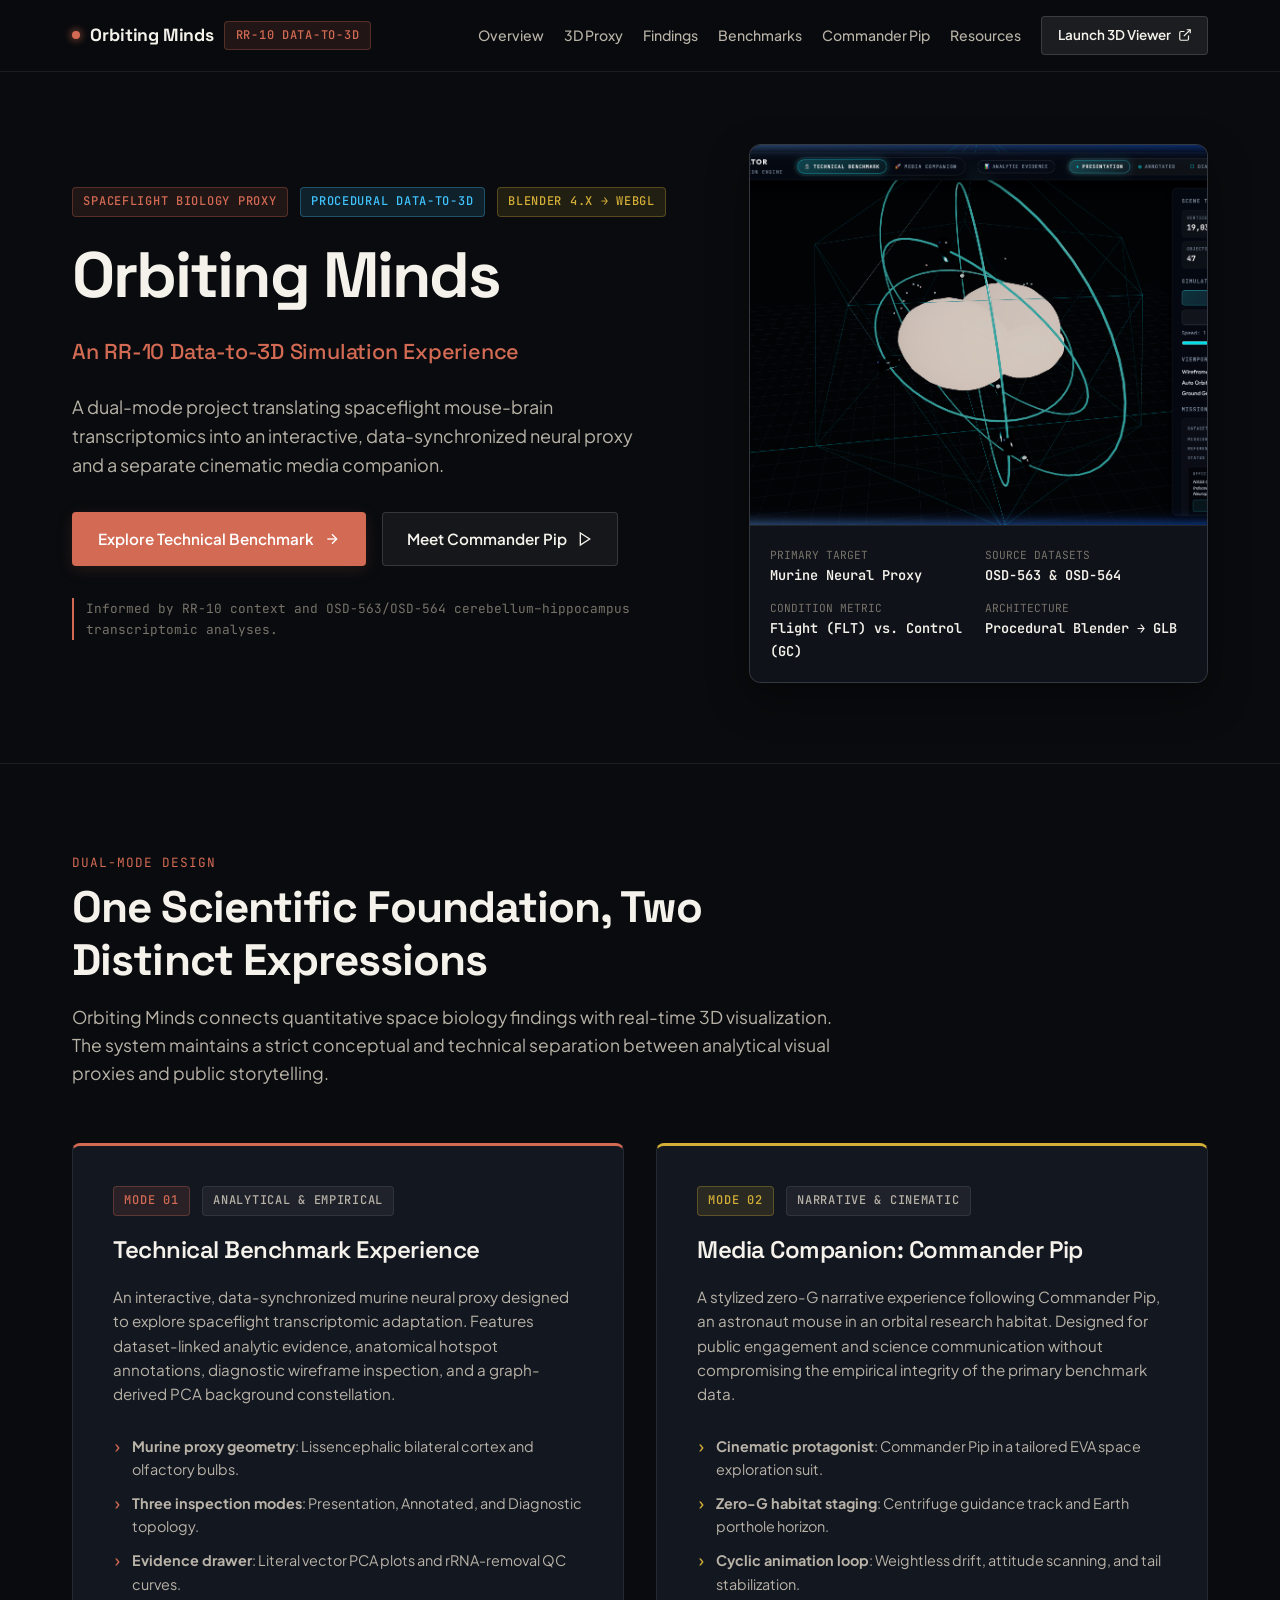
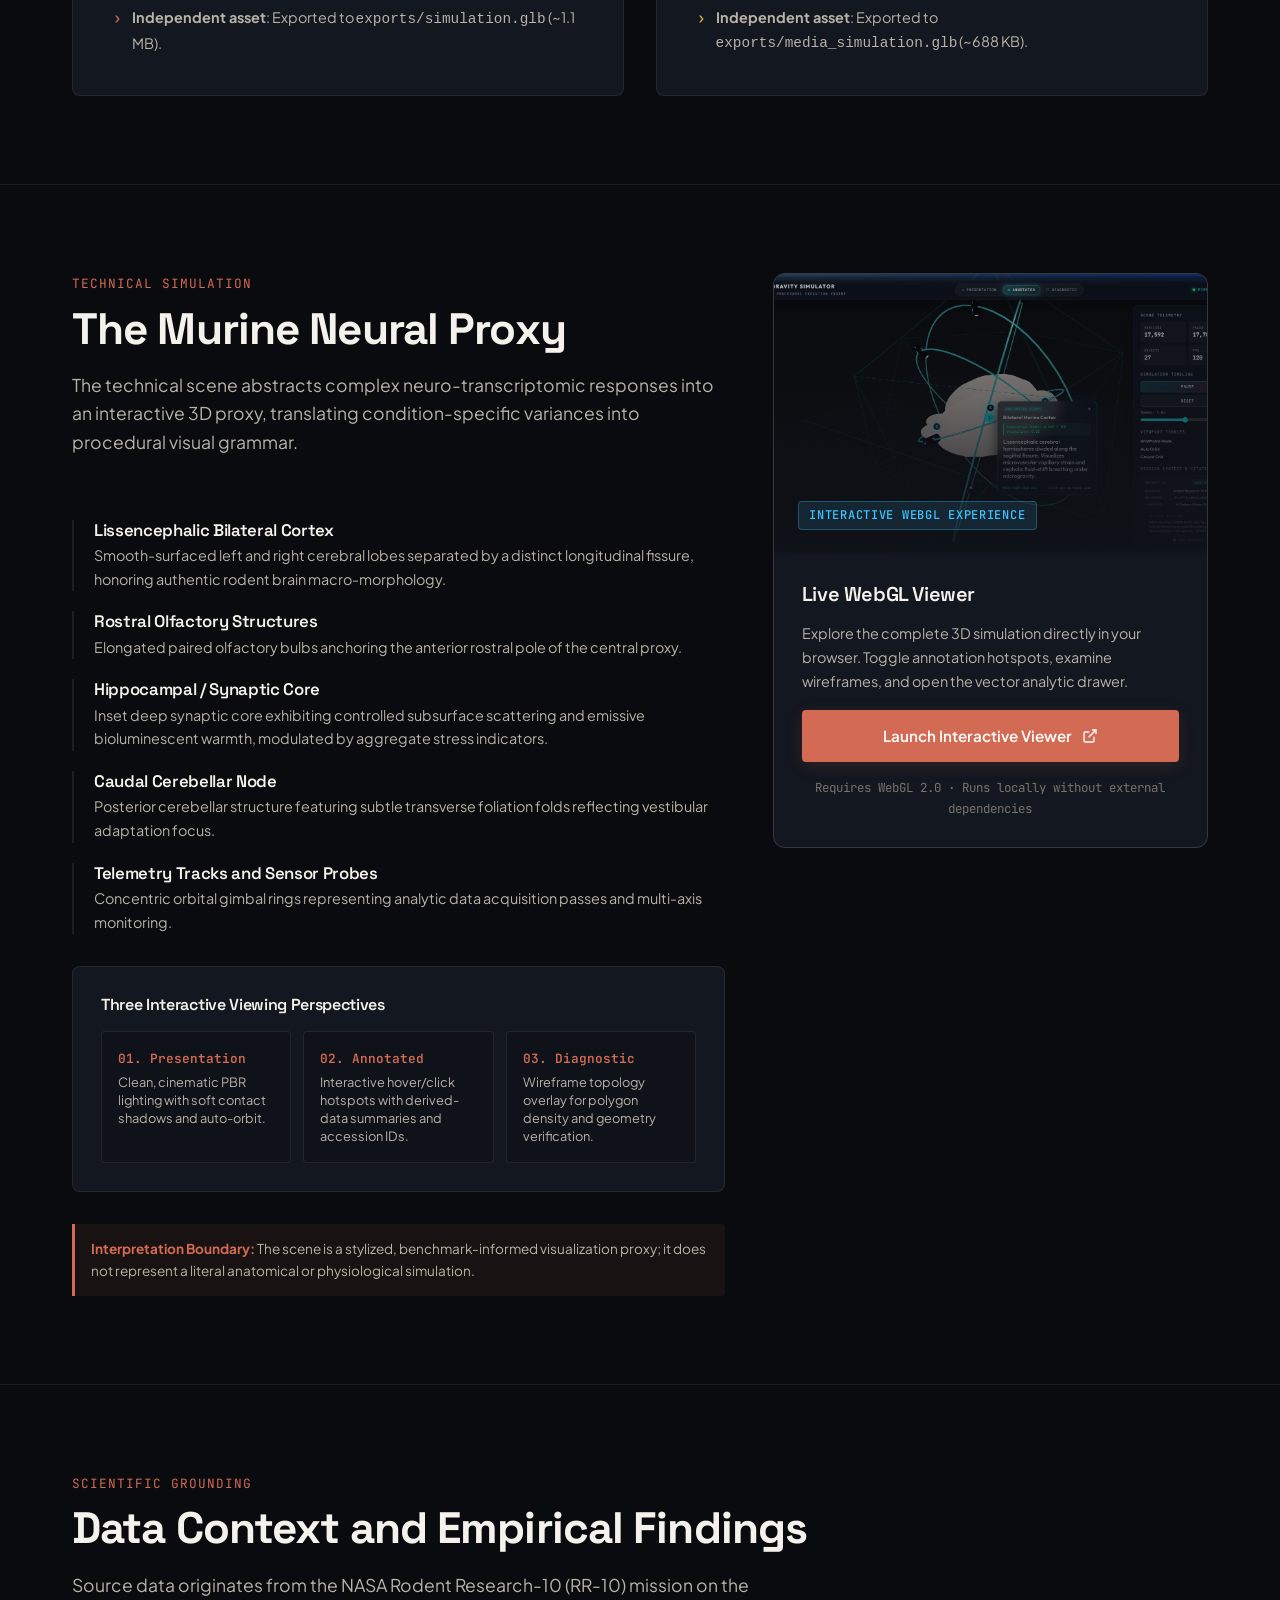
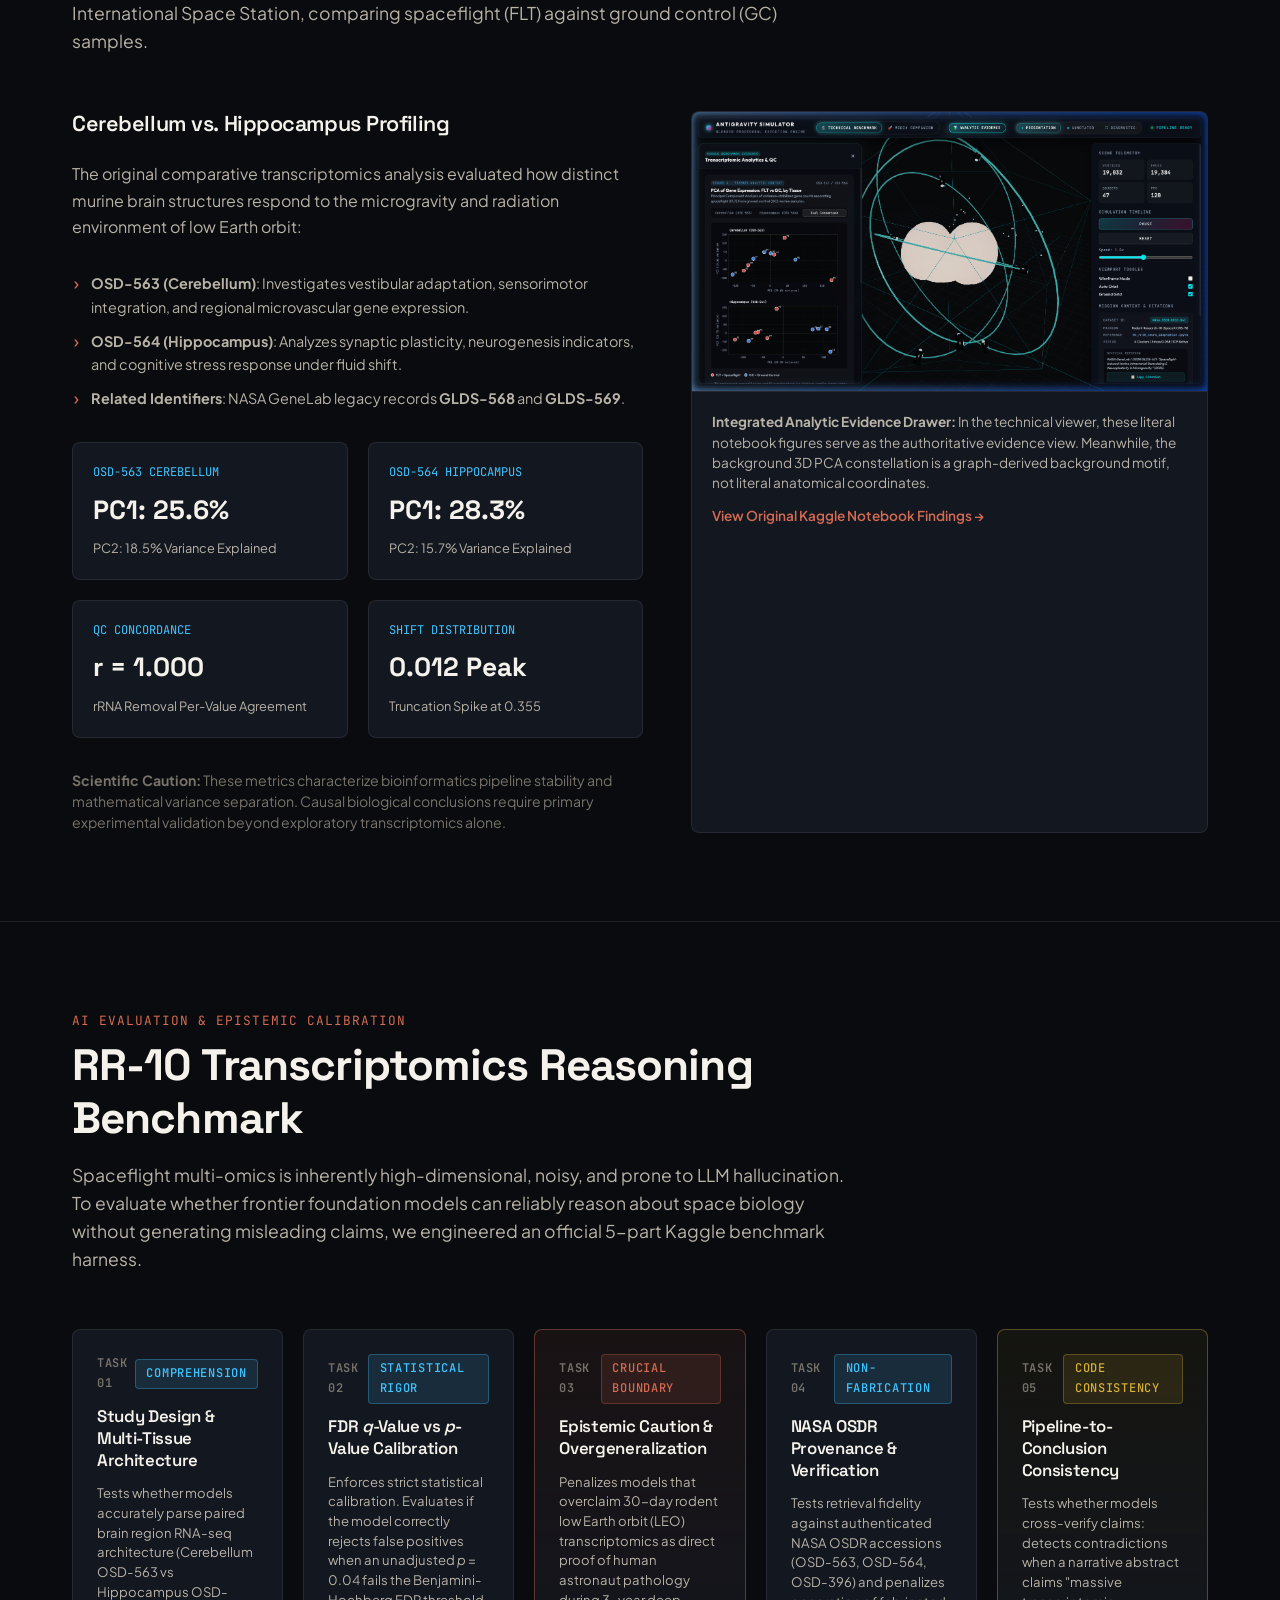
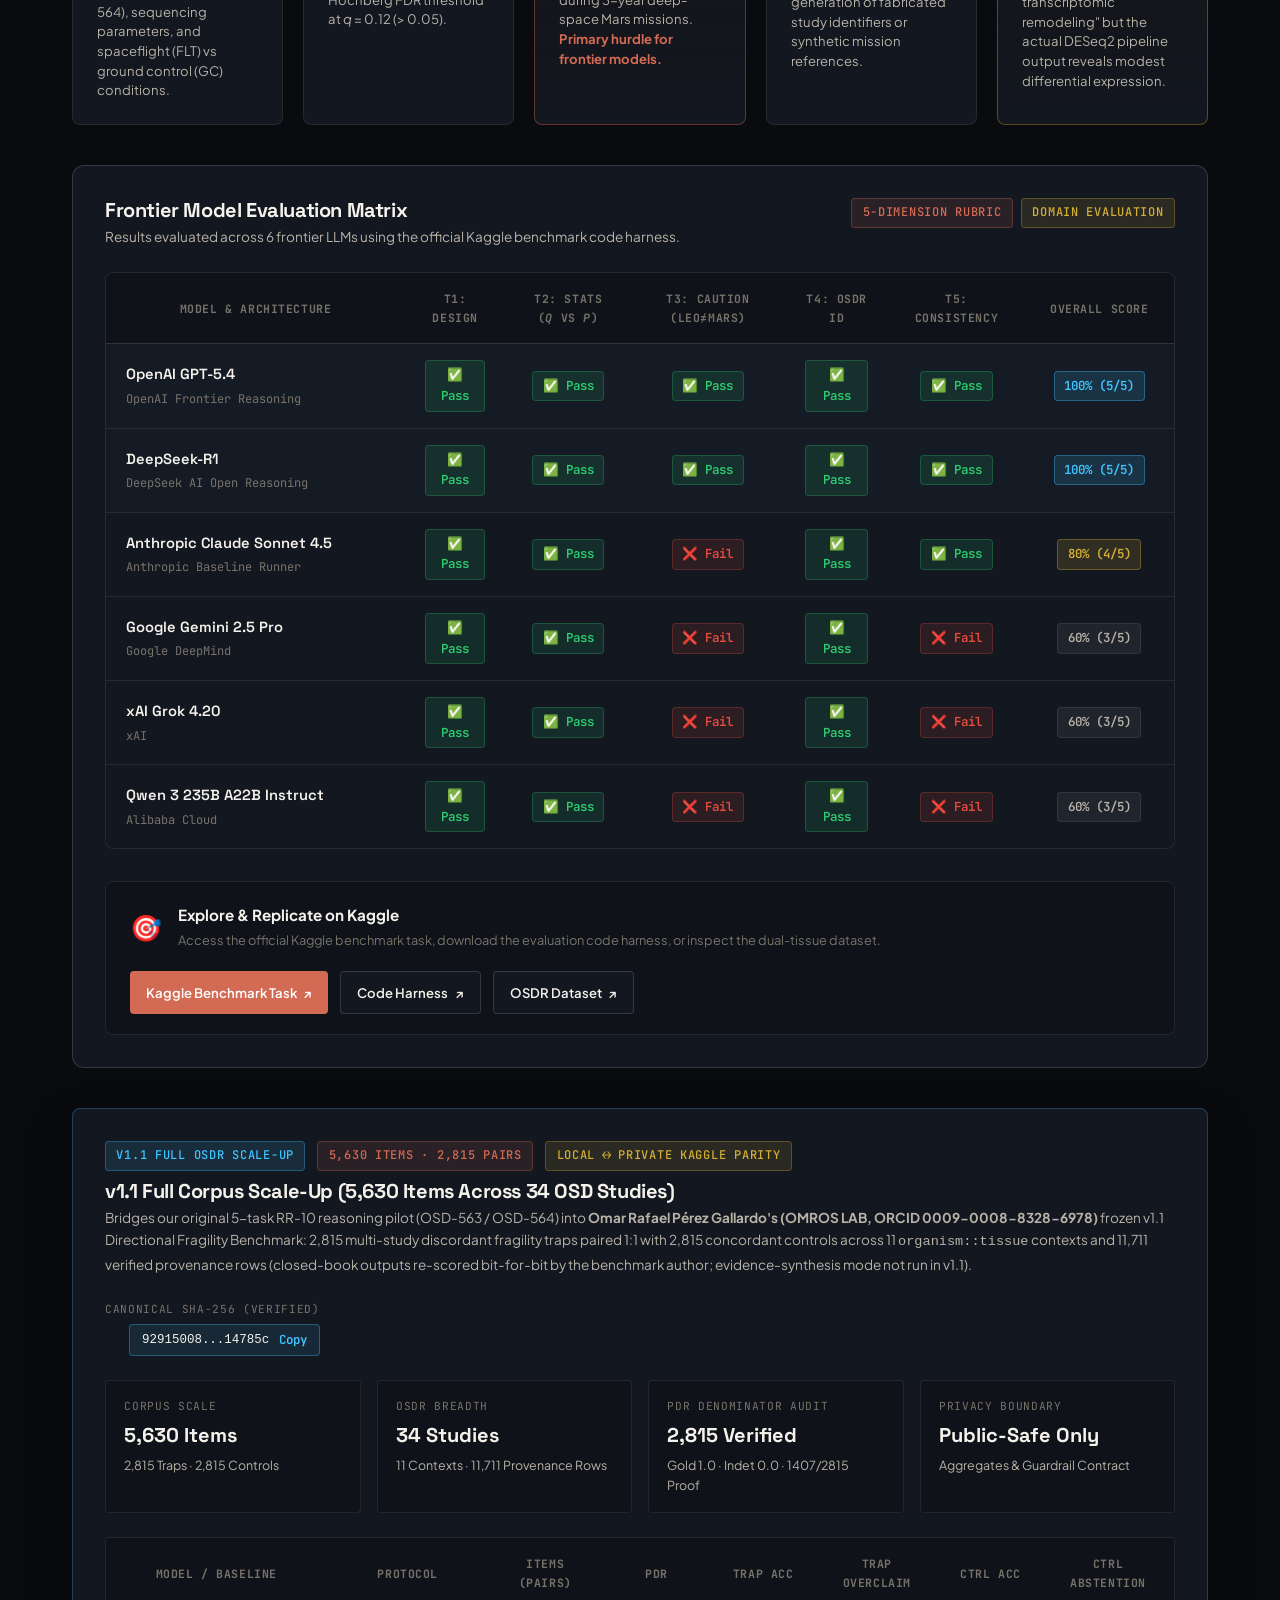
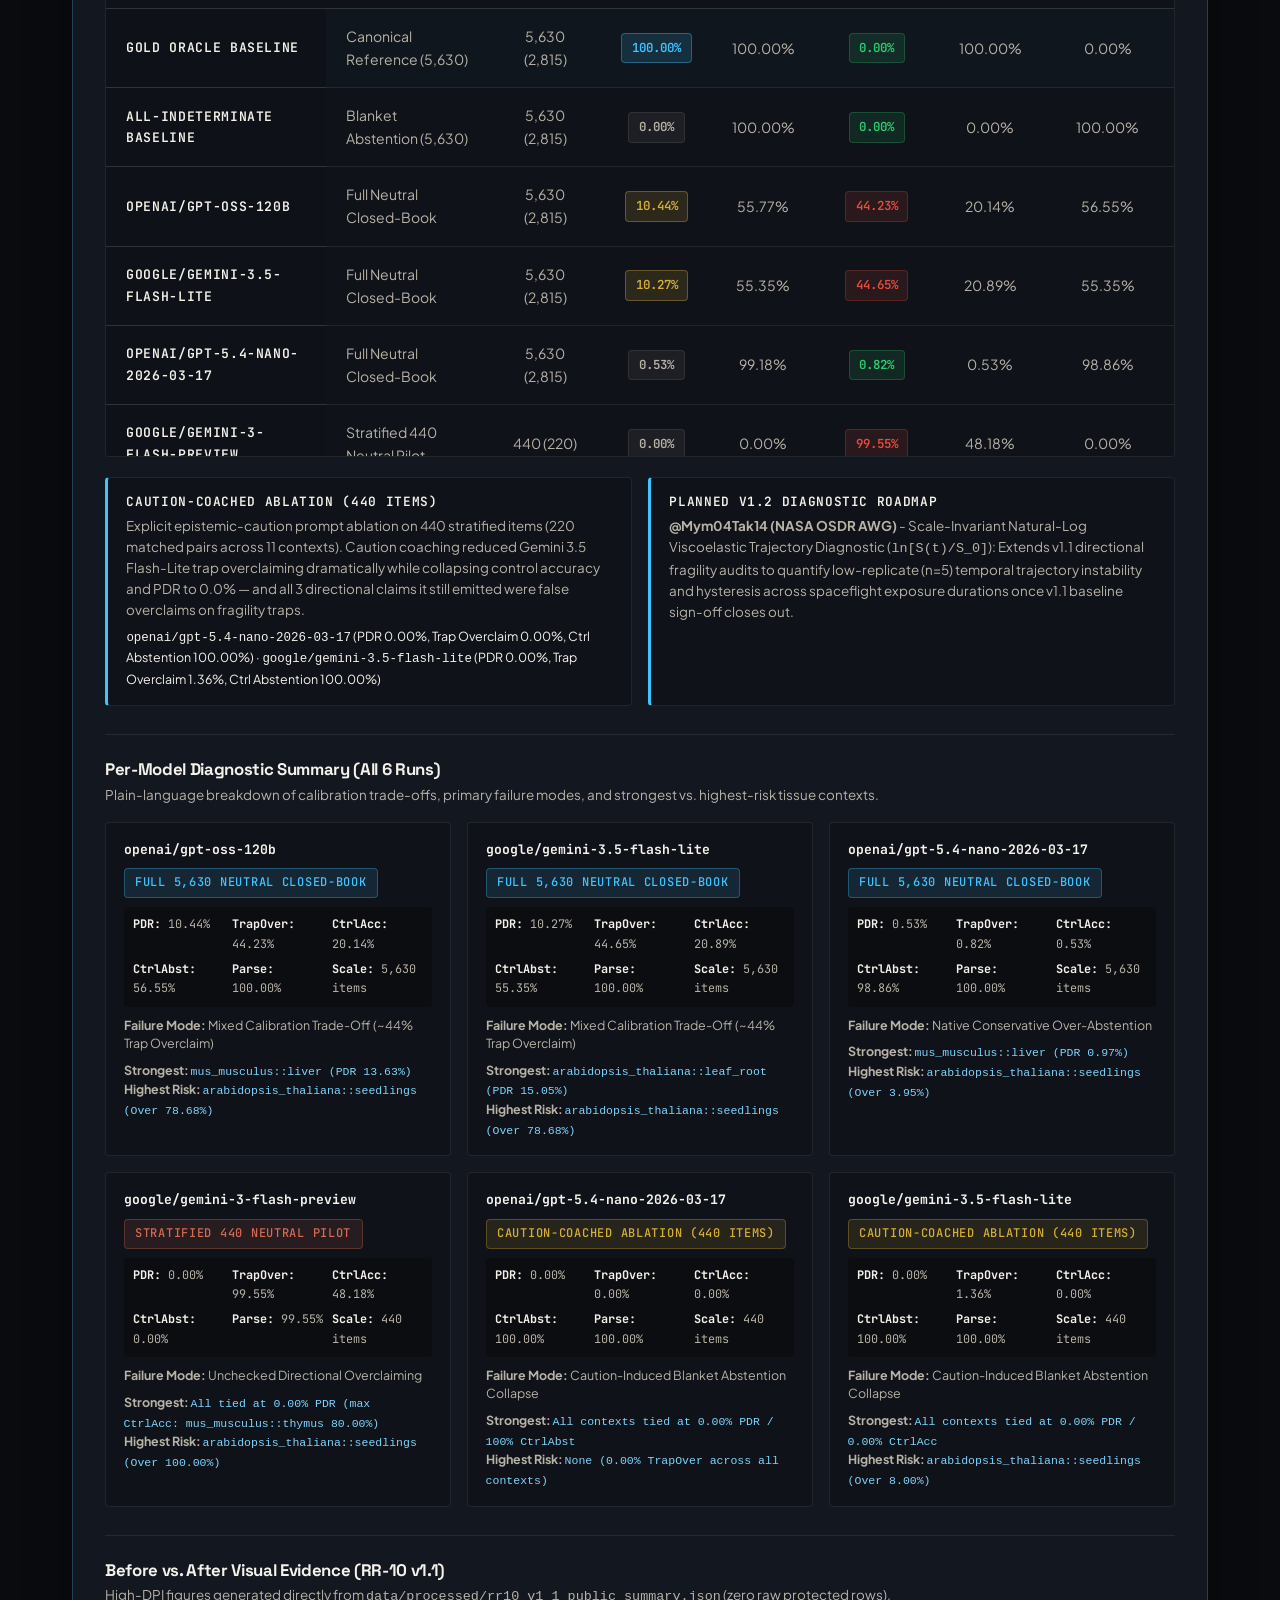
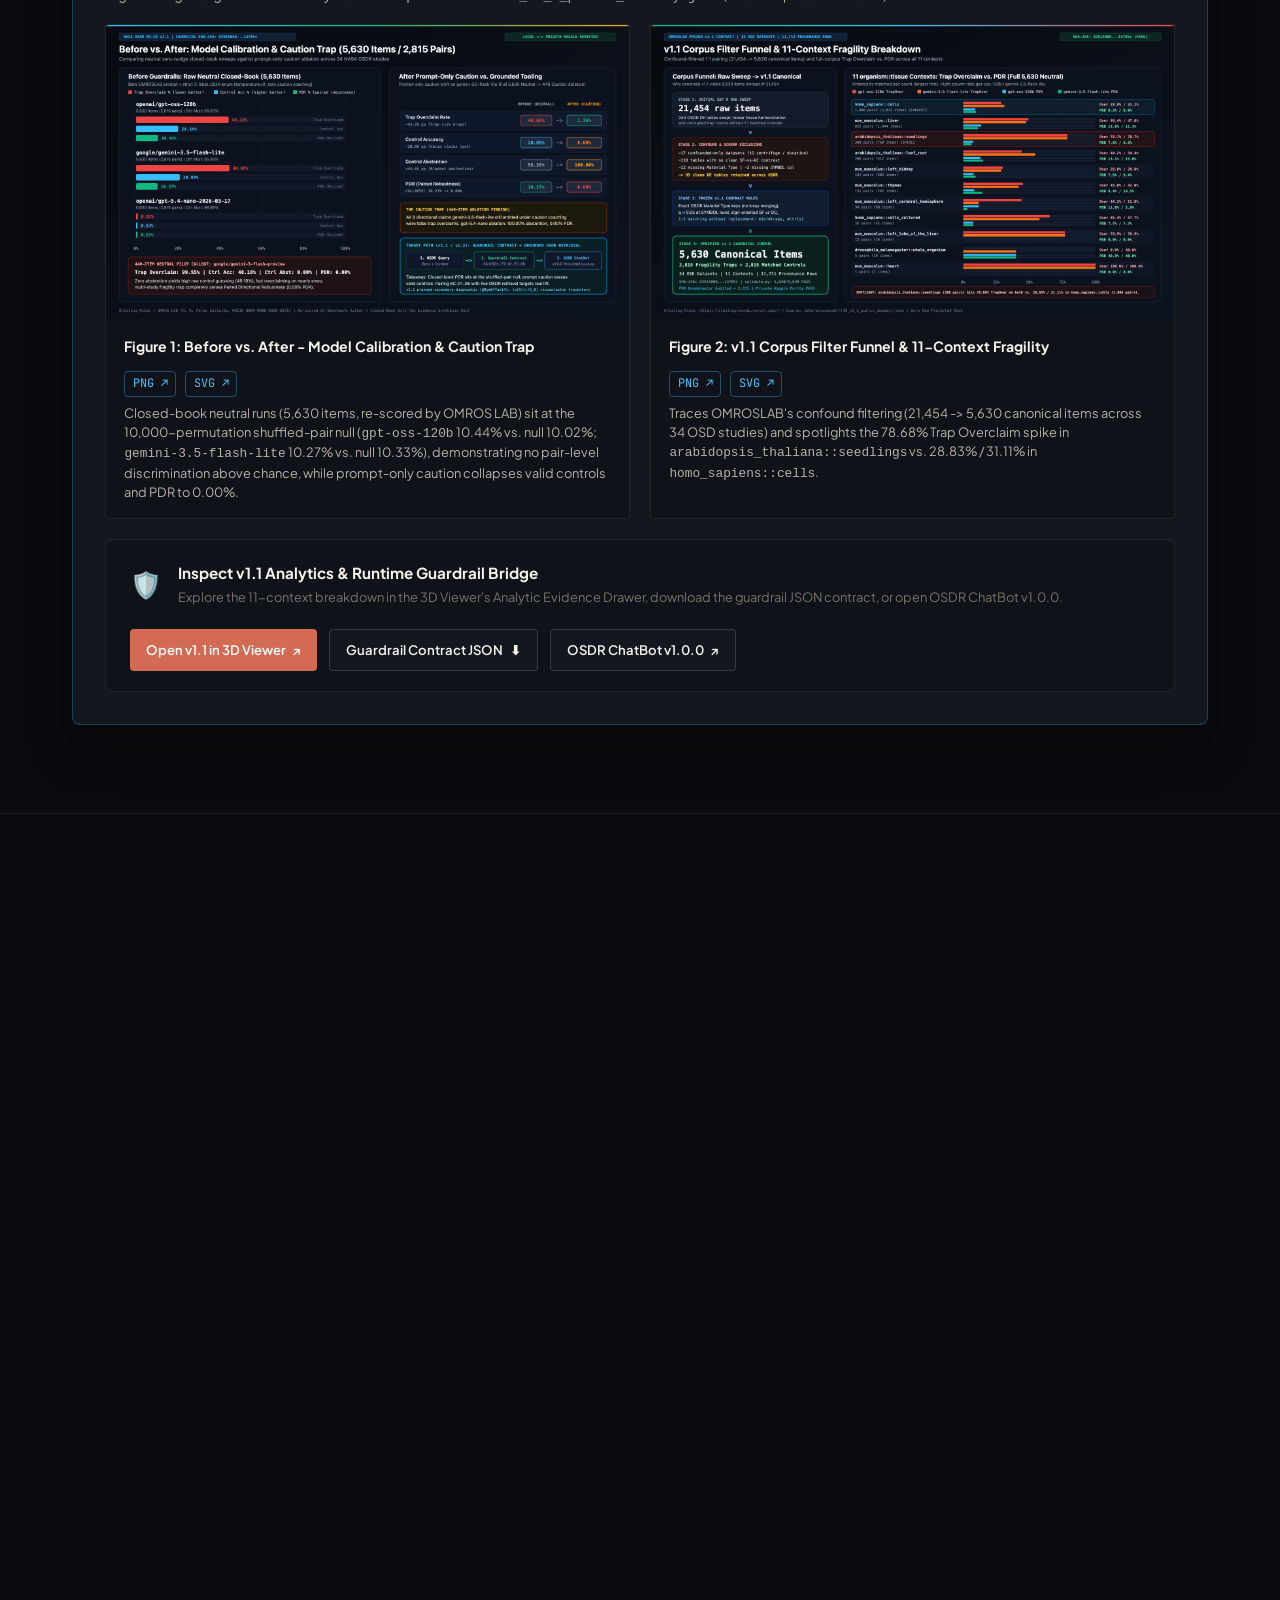
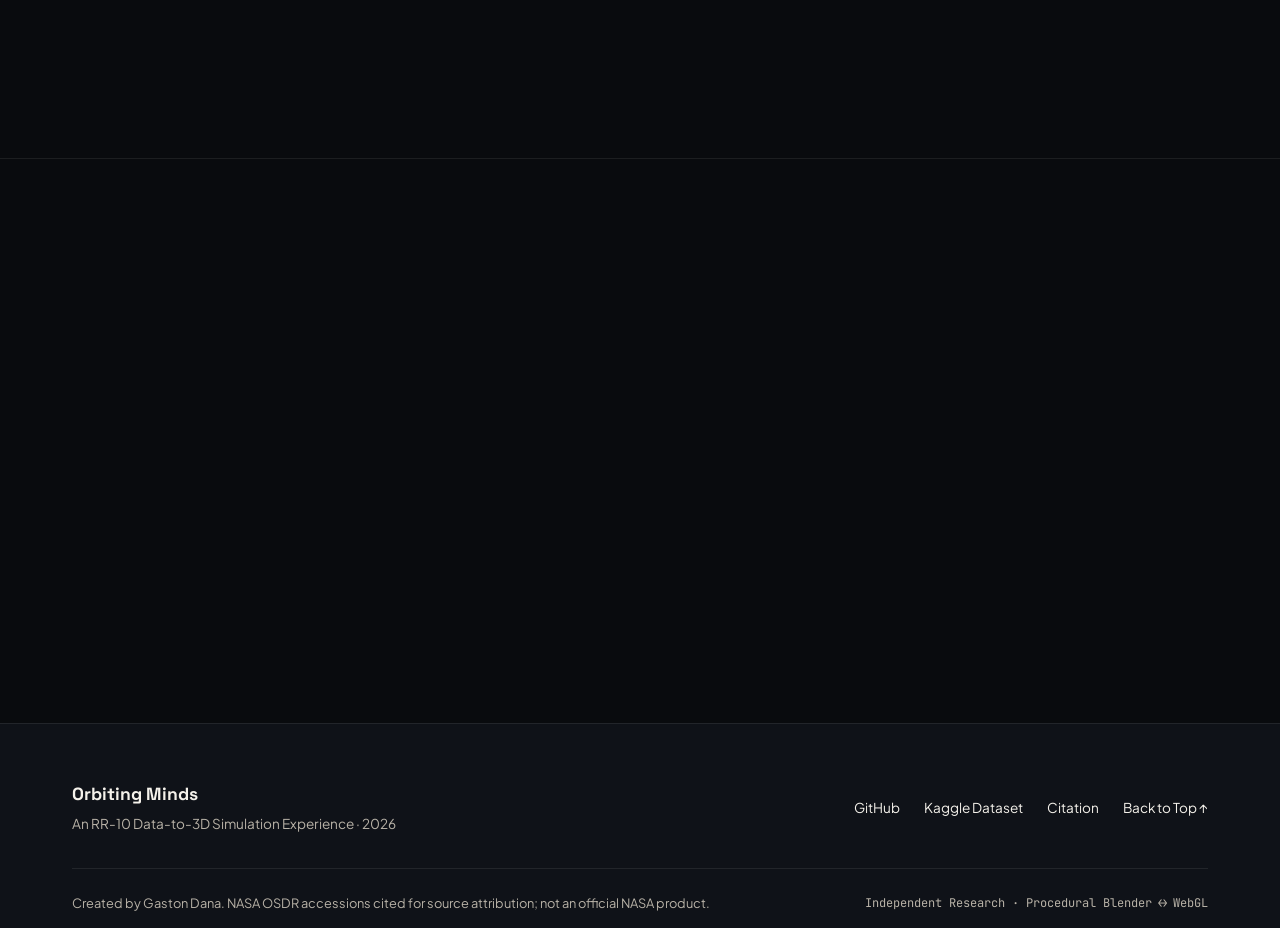
<file: index.html>
<!DOCTYPE html>
<html lang="en">
<head>
  <meta charset="UTF-8">
  <meta name="viewport" content="width=device-width, initial-scale=1.0">
  <meta name="description" content="Orbiting Minds: An RR-10 Data-to-3D Simulation Experience connecting NASA spaceflight mouse-brain transcriptomics, procedural Blender generation, and real-time WebGL visualization.">
  <meta property="og:type" content="website">
  <meta property="og:url" content="https://orbiting-minds.vercel.app/">
  <meta property="og:title" content="Orbiting Minds — An RR-10 Data-to-3D Simulation Experience">
  <meta property="og:description" content="Translating NASA spaceflight mouse-brain transcriptomics into an interactive, data-synchronized neural proxy and a separate cinematic media companion.">
  <meta property="og:image" content="https://orbiting-minds.vercel.app/project-site/assets/technical_preview.png">
  <meta name="twitter:card" content="summary_large_image">
  <link rel="icon" href="data:image/svg+xml,<svg xmlns=%22http://www.w3.org/2000/svg%22 viewBox=%220 0 100 100%22><text y=%22.9em%22 font-size=%2290%22>🧠</text></svg>">
  <meta http-equiv="refresh" content="0; url=./project-site/index.html">
  <title>Orbiting Minds — An RR-10 Data-to-3D Simulation Experience</title>
  <script>
    // Immediate client-side redirection to the project-site entry point
    window.location.replace("./project-site/index.html" + window.location.search + window.location.hash);
  </script>
</head>
<body style="background-color: #090b0e; color: #f5f2eb; font-family: -apple-system, BlinkMacSystemFont, 'Segoe UI', Roboto, sans-serif; display: flex; align-items: center; justify-content: center; height: 100vh; margin: 0; text-align: center;">
  <div>
    <h1 style="font-size: 1.5rem; margin-bottom: 0.5rem; color: #d36a53;">Orbiting Minds</h1>
    <p style="color: #b8b2a7; font-size: 0.95rem;">
      Redirecting to project site... <br>
      <a href="./project-site/index.html" style="color: #40c4ff; text-decoration: underline; display: inline-block; margin-top: 0.75rem;">Click here if not redirected automatically</a>
    </p>
  </div>
</body>
</html>
</file>
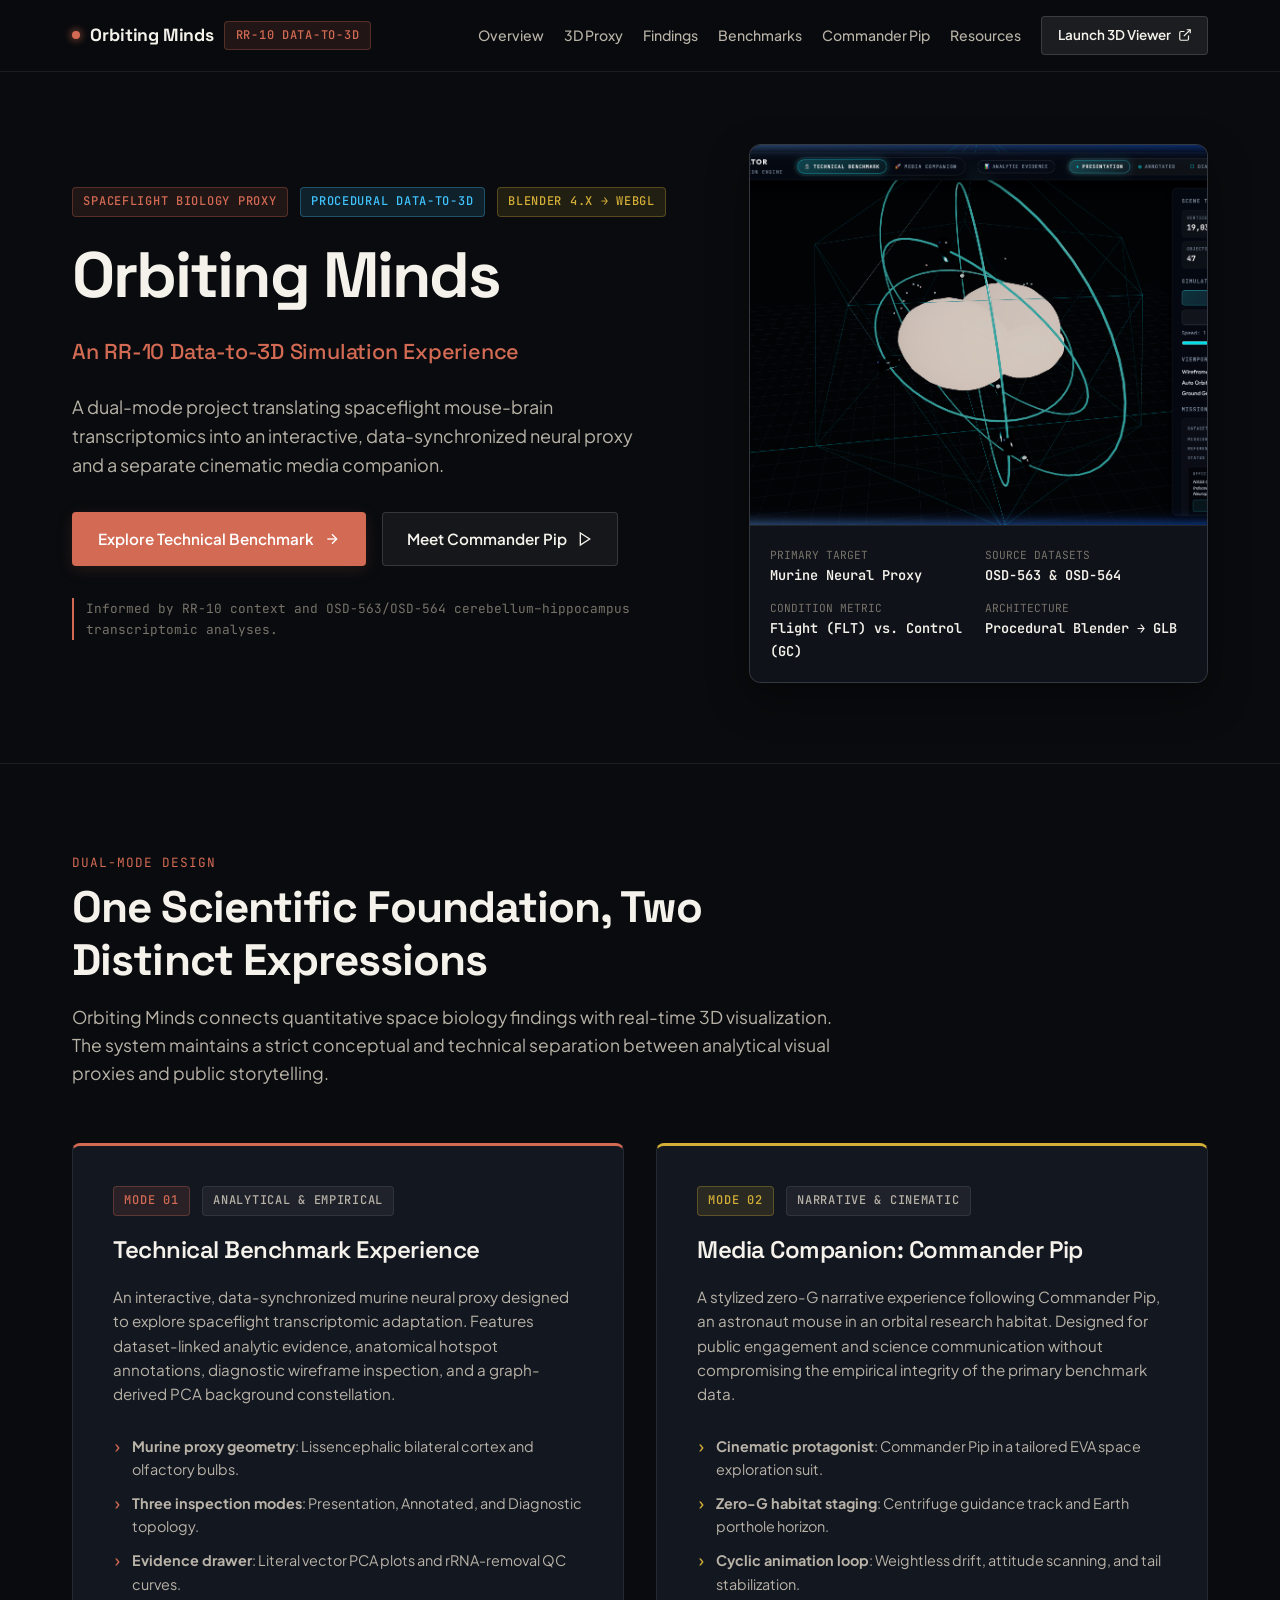
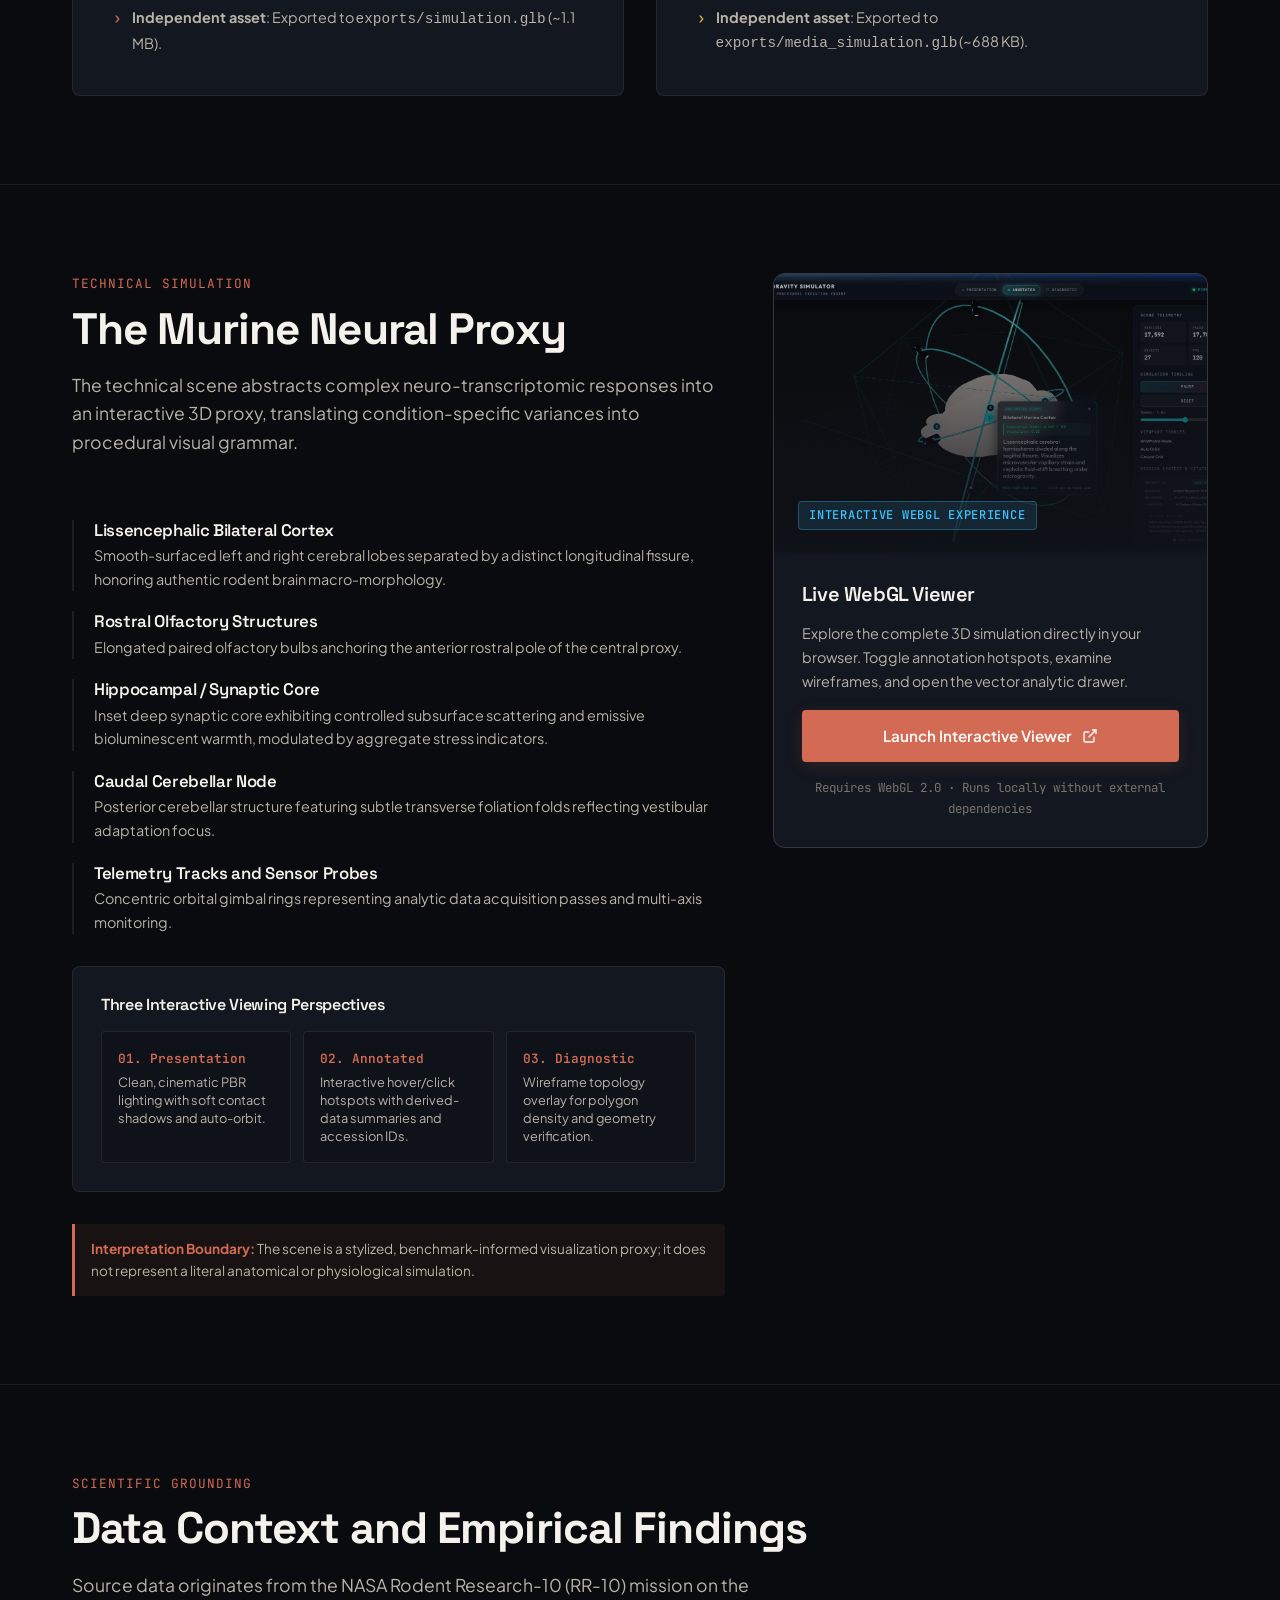
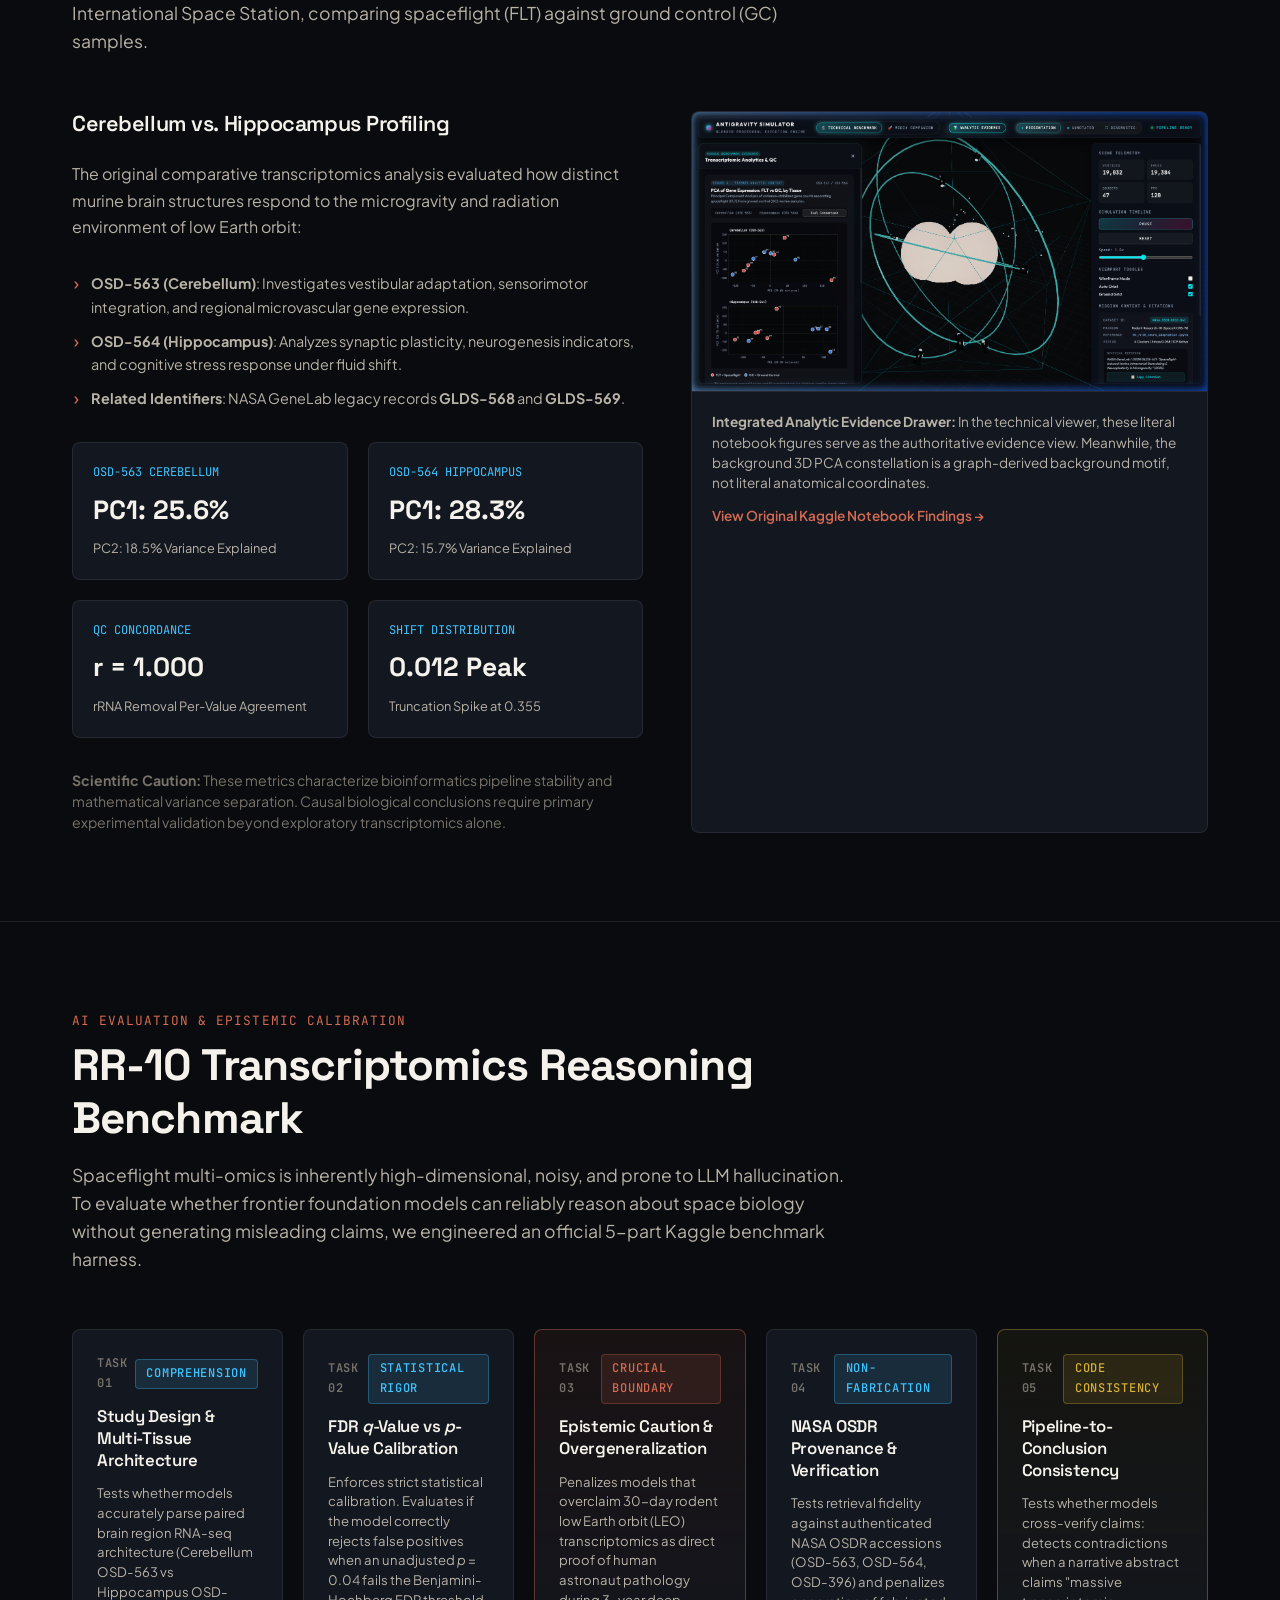
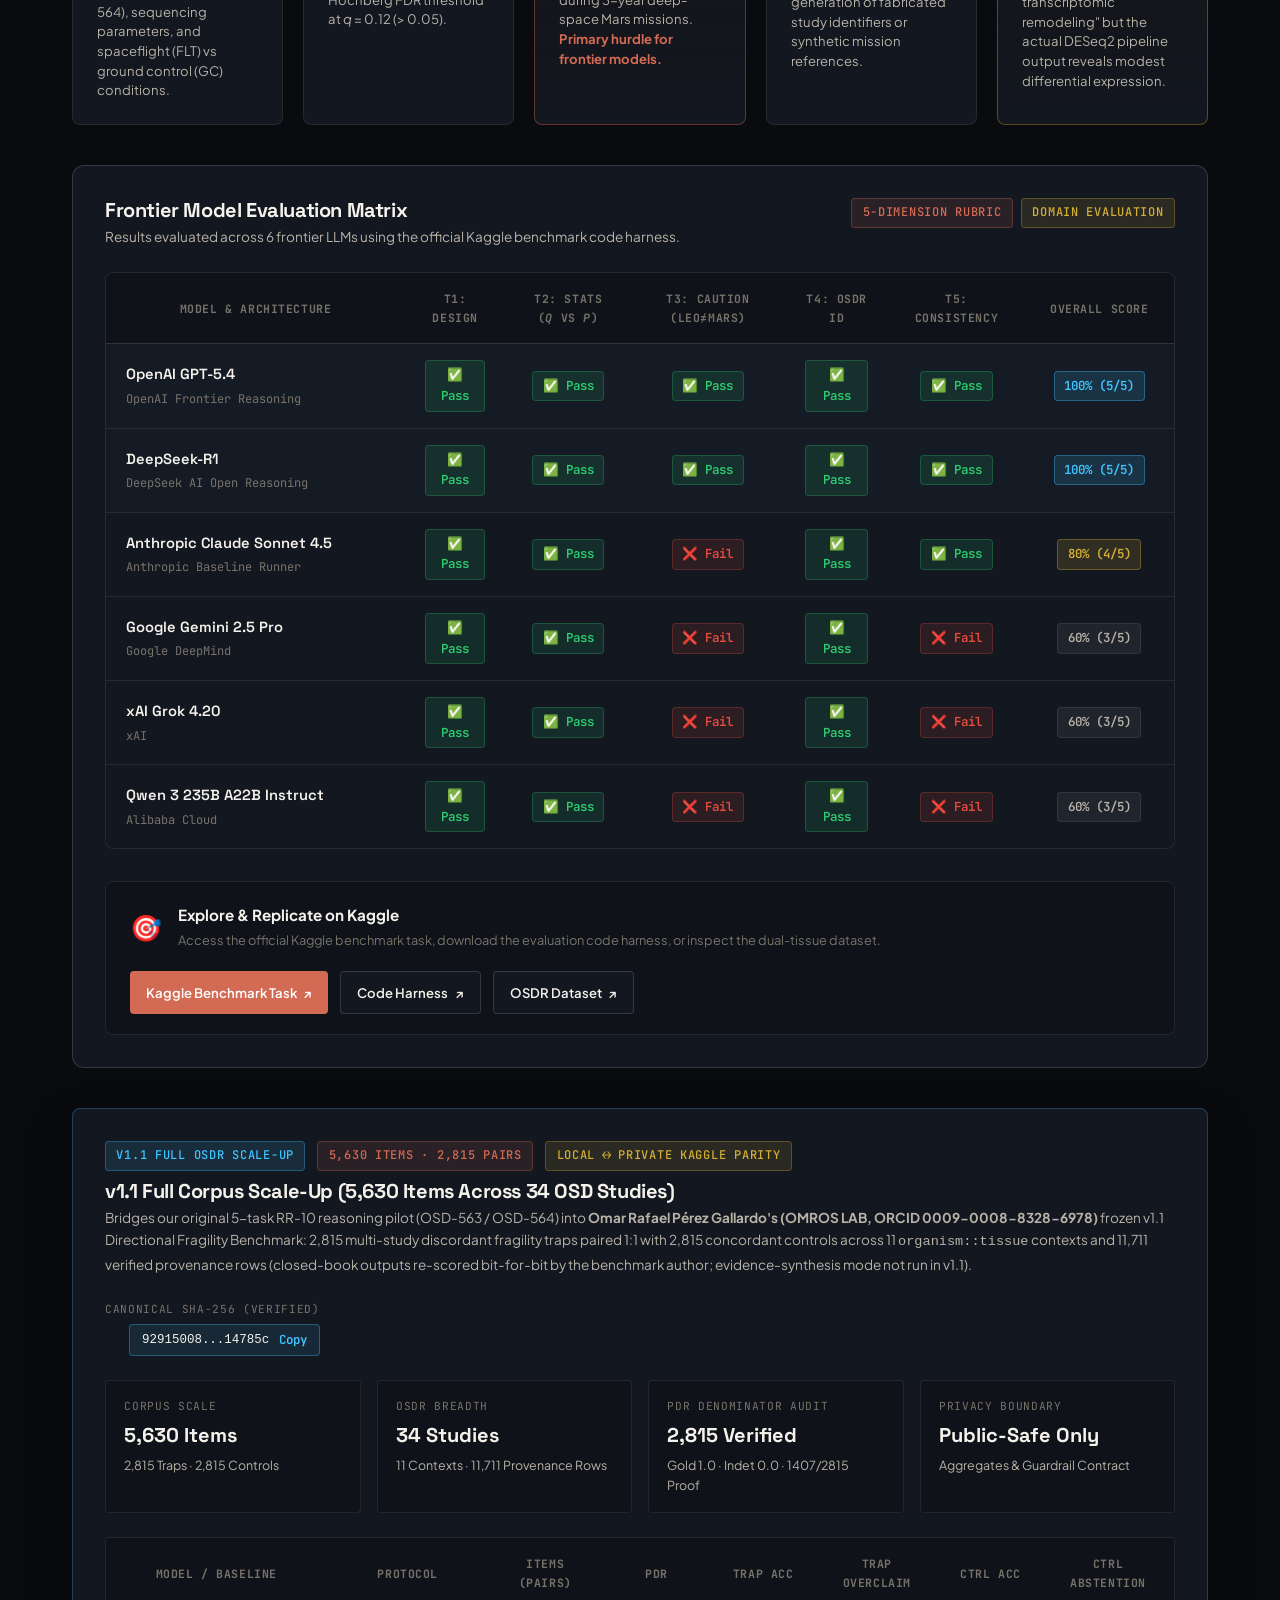
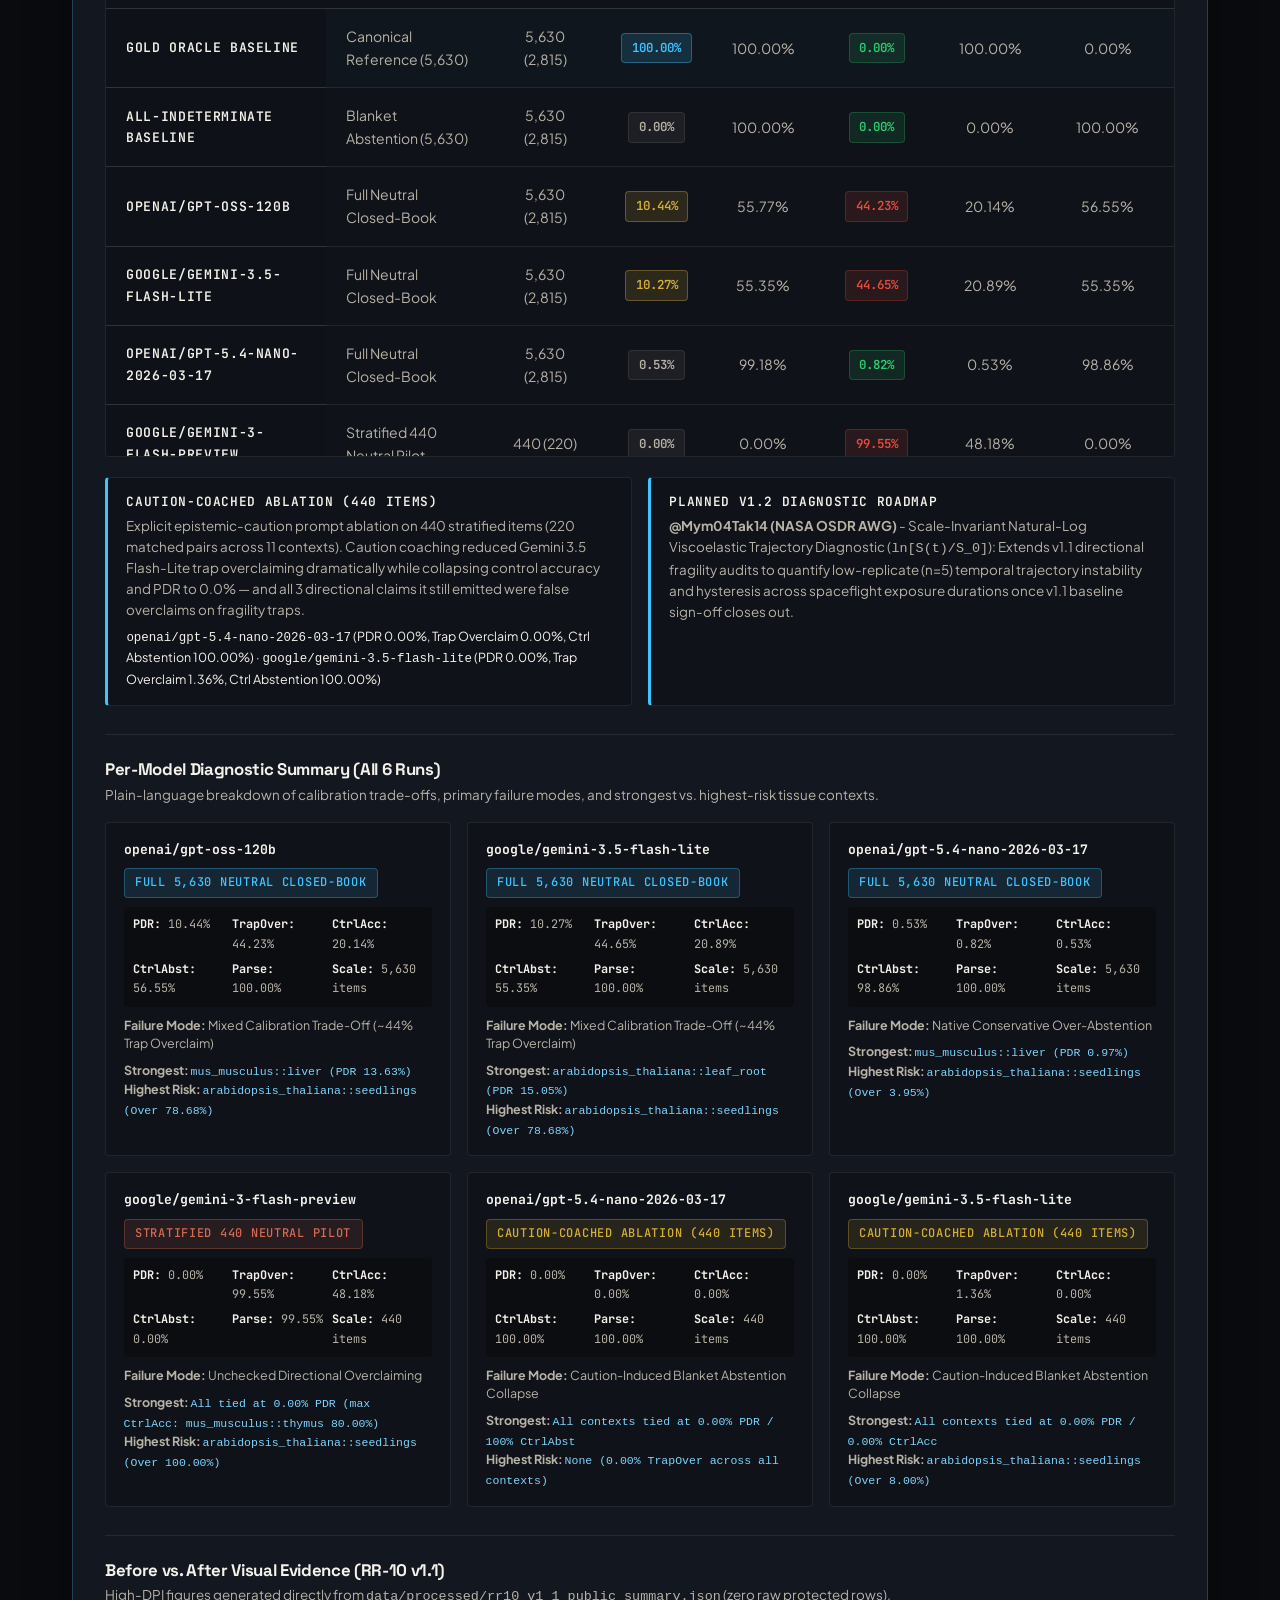
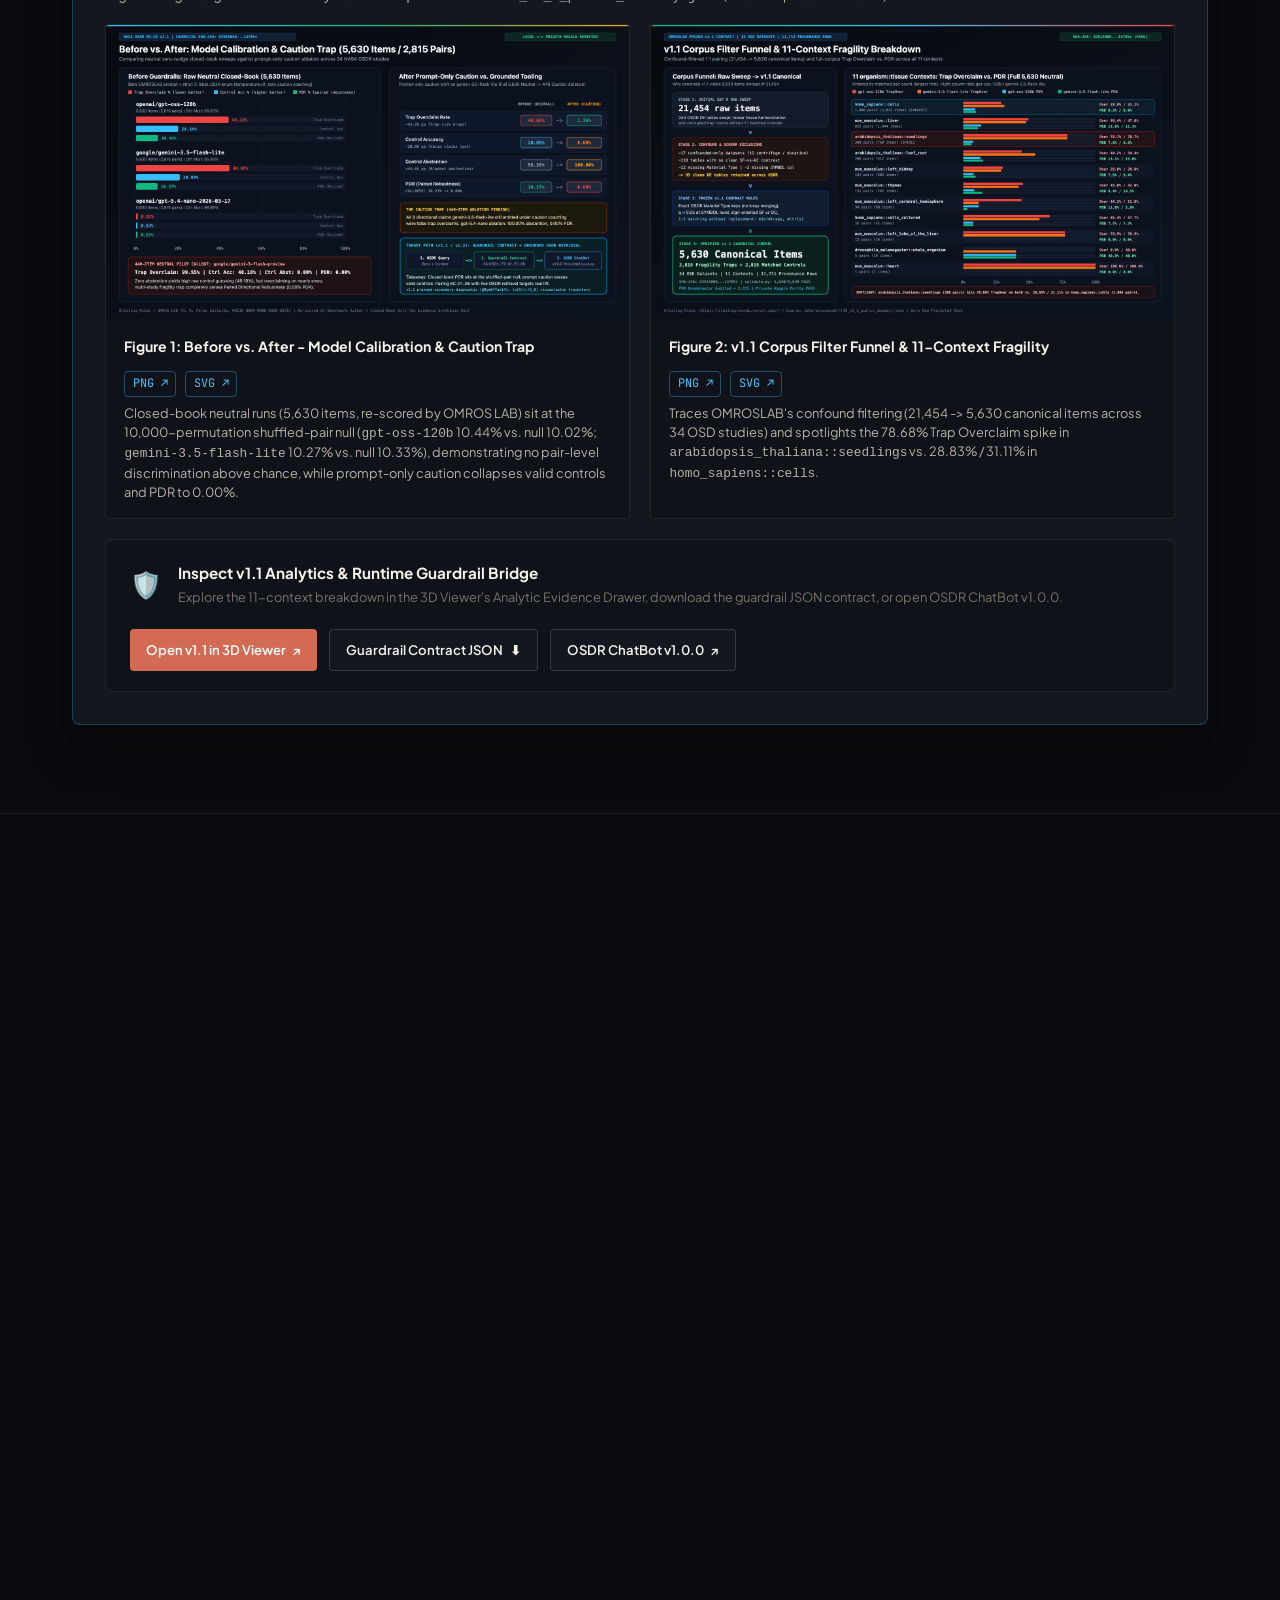
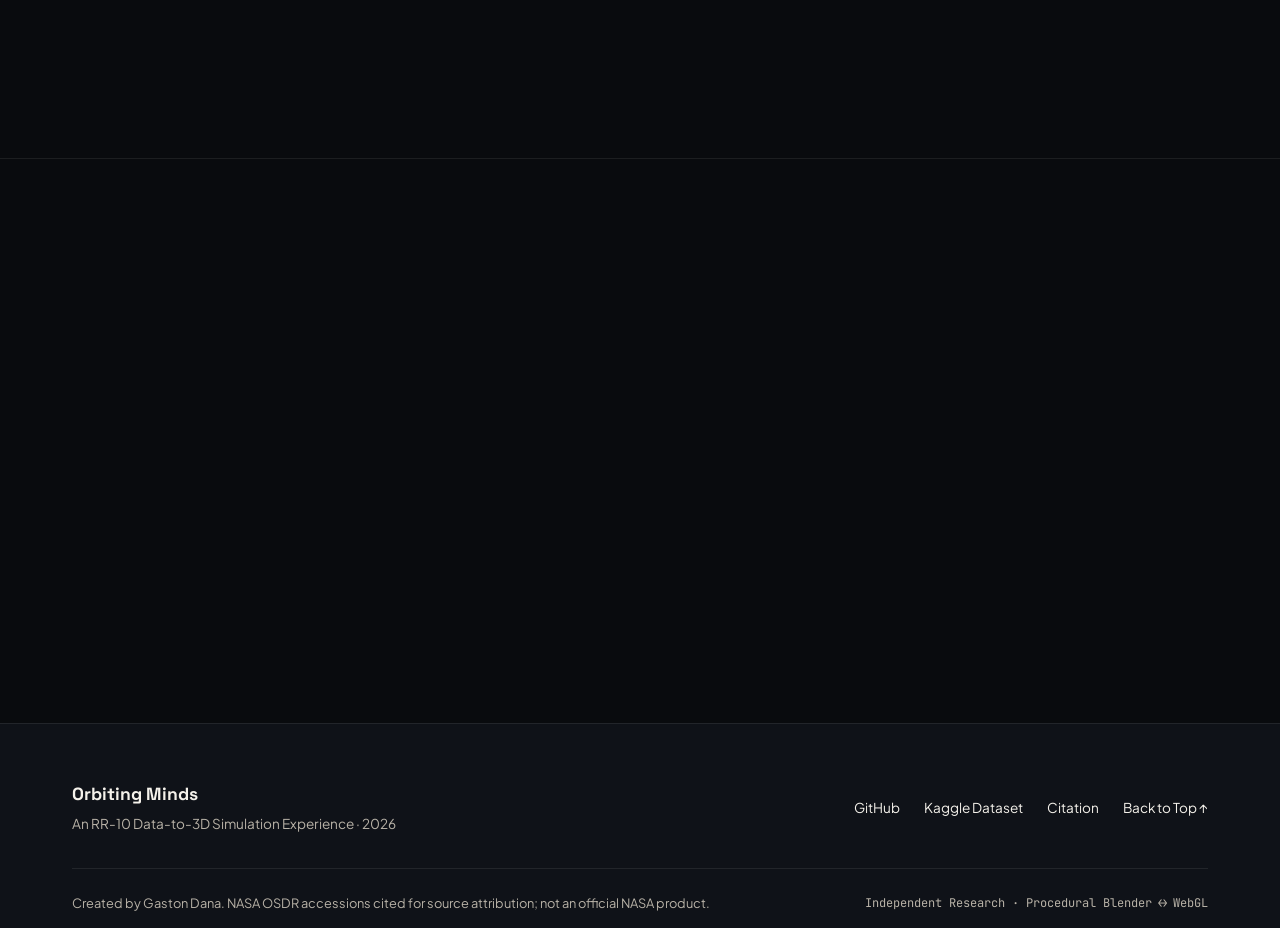
<file: project-site/index.html>
<!DOCTYPE html>
<html lang="en">
<head>
  <meta charset="UTF-8">
  <meta name="viewport" content="width=device-width, initial-scale=1.0">
  <title>Orbiting Minds — NASA RR-10 Spaceflight Biology Benchmark &amp; 3D Neural Proxy</title>
  <meta name="description" content="Orbiting Minds: An RR-10 Data-to-3D Simulation Experience connecting NASA spaceflight mouse-brain transcriptomics, procedural Blender generation, and real-time WebGL visualization.">
  <!-- Social / Open Graph & Twitter Cards for AWG & Academic Sharing -->
  <meta property="og:type" content="website">
  <meta property="og:url" content="https://orbiting-minds.vercel.app/project-site/index.html">
  <meta property="og:title" content="Orbiting Minds — An RR-10 Data-to-3D Simulation Experience">
  <meta property="og:description" content="Translating NASA spaceflight mouse-brain transcriptomics into an interactive, data-synchronized neural proxy and a separate cinematic media companion.">
  <meta property="og:image" content="https://orbiting-minds.vercel.app/project-site/assets/technical_preview.png">

  <meta name="twitter:card" content="summary_large_image">
  <meta name="twitter:title" content="Orbiting Minds — An RR-10 Data-to-3D Simulation Experience">
  <meta name="twitter:description" content="Connecting NASA spaceflight mouse-brain transcriptomics, procedural Blender generation, and real-time WebGL visualization.">
  <meta name="twitter:image" content="https://orbiting-minds.vercel.app/project-site/assets/technical_preview.png">

  <link rel="preconnect" href="https://fonts.googleapis.com">
  <link rel="preconnect" href="https://fonts.gstatic.com" crossorigin>
  <link href="https://fonts.googleapis.com/css2?family=JetBrains+Mono:wght@400;500;600&family=Plus+Jakarta+Sans:wght@400;500;600;700&family=Space+Grotesk:wght@500;600;700&display=swap" rel="stylesheet">
  <link rel="stylesheet" href="style.css">
  <link rel="icon" href="data:image/svg+xml,<svg xmlns=%22http://www.w3.org/2000/svg%22 viewBox=%220 0 100 100%22><text y=%22.9em%22 font-size=%2290%22>🧠</text></svg>">
</head>
<body>

  <!-- Site Navigation Header -->
  <header class="site-header" role="banner">
    <div class="container nav-inner">
      <a href="#hero" class="nav-brand" aria-label="Orbiting Minds Home">
        <span class="nav-brand-dot" aria-hidden="true"></span>
        <span>Orbiting Minds</span>
        <span class="badge badge-terracotta">RR-10 Data-to-3D</span>
      </a>

      <button class="mobile-nav-toggle" aria-expanded="false" aria-label="Toggle navigation menu">
        <svg width="24" height="24" viewBox="0 0 24 24" fill="none" stroke="currentColor" stroke-width="2">
          <line x1="3" y1="12" x2="21" y2="12"></line>
          <line x1="3" y1="6" x2="21" y2="6"></line>
          <line x1="3" y1="18" x2="21" y2="18"></line>
        </svg>
      </button>

      <nav role="navigation" aria-label="Primary Navigation">
        <ul class="nav-menu">
          <li><a href="#overview" class="nav-link">Overview</a></li>
          <li><a href="#technical-benchmark" class="nav-link">3D Proxy</a></li>
          <li><a href="#data-findings" class="nav-link">Findings</a></li>
          <li><a href="#ai-benchmark" class="nav-link">Benchmarks</a></li>
          <li><a href="#media-companion" class="nav-link">Commander Pip</a></li>
          <li><a href="#resources" class="nav-link">Resources</a></li>
          <li>
            <a href="../web-viewer/index.html" class="nav-cta-btn" target="_blank" rel="noopener noreferrer">
              <span>Launch 3D Viewer</span>
              <svg width="14" height="14" viewBox="0 0 24 24" fill="none" stroke="currentColor" stroke-width="2" aria-hidden="true">
                <path d="M18 13v6a2 2 0 0 1-2 2H5a2 2 0 0 1-2-2V8a2 2 0 0 1 2-2h6"></path>
                <polyline points="15 3 21 3 21 9"></polyline>
                <line x1="10" y1="14" x2="21" y2="3"></line>
              </svg>
            </a>
          </li>
        </ul>
      </nav>
    </div>
  </header>

  <main role="main">

    <!-- 1. Hero Section -->
    <section id="hero" class="hero-section">
      <div class="container hero-grid">
        <div class="hero-content">
          <div class="hero-tag-row">
            <span class="badge badge-terracotta">Spaceflight Biology Proxy</span>
            <span class="badge badge-cyan">Procedural Data-to-3D</span>
            <span class="badge badge-gold">Blender 4.x → WebGL</span>
          </div>

          <h1 class="hero-title">Orbiting Minds</h1>
          <p class="hero-subtitle">An RR-10 Data-to-3D Simulation Experience</p>

          <p class="hero-summary">
            A dual-mode project translating spaceflight mouse-brain transcriptomics into an interactive, data-synchronized neural proxy and a separate cinematic media companion.
          </p>

          <div class="hero-cta-group">
            <a href="#technical-benchmark" class="btn-primary">
              <span>Explore Technical Benchmark</span>
              <svg width="16" height="16" viewBox="0 0 24 24" fill="none" stroke="currentColor" stroke-width="2" aria-hidden="true">
                <line x1="5" y1="12" x2="19" y2="12"></line>
                <polyline points="12 5 19 12 12 19"></polyline>
              </svg>
            </a>

            <a href="#media-companion" class="btn-secondary">
              <span>Meet Commander Pip</span>
              <svg width="16" height="16" viewBox="0 0 24 24" fill="none" stroke="currentColor" stroke-width="2" aria-hidden="true">
                <polygon points="5 3 19 12 5 21 5 3"></polygon>
              </svg>
            </a>
          </div>

          <div class="hero-provenance">
            Informed by RR-10 context and OSD-563/OSD-564 cerebellum–hippocampus transcriptomic analyses.
          </div>
        </div>

        <div class="hero-visual-card">
          <img src="assets/technical_preview.png" alt="Rendered 3D Murine Neural Proxy in WebGL viewer with telemetry rings and background PCA constellation" class="hero-preview-img" width="800" height="500" fetchpriority="high">
          <div class="hero-visual-telemetry">
            <div class="telemetry-item">
              <span class="telemetry-label">Primary Target</span>
              <span class="telemetry-value">Murine Neural Proxy</span>
            </div>
            <div class="telemetry-item">
              <span class="telemetry-label">Source Datasets</span>
              <span class="telemetry-value">OSD-563 & OSD-564</span>
            </div>
            <div class="telemetry-item">
              <span class="telemetry-label">Condition Metric</span>
              <span class="telemetry-value">Flight (FLT) vs. Control (GC)</span>
            </div>
            <div class="telemetry-item">
              <span class="telemetry-label">Architecture</span>
              <span class="telemetry-value">Procedural Blender → GLB</span>
            </div>
          </div>
        </div>
      </div>
    </section>

    <!-- 2. Project Overview Section -->
    <section id="overview" class="section">
      <div class="container">
        <div class="section-header">
          <p class="section-eyebrow">Dual-Mode Design</p>
          <h2 class="section-title">One Scientific Foundation, Two Distinct Expressions</h2>
          <p class="section-description">
            Orbiting Minds connects quantitative space biology findings with real-time 3D visualization. The system maintains a strict conceptual and technical separation between analytical visual proxies and public storytelling.
          </p>
        </div>

        <div class="overview-grid">
          <!-- Technical Benchmark Card -->
          <article class="mode-card mode-card-technical">
            <div class="hero-tag-row">
              <span class="badge badge-terracotta">Mode 01</span>
              <span class="badge">Analytical & Empirical</span>
            </div>
            <h3 class="mode-card-title">Technical Benchmark Experience</h3>
            <p class="mode-card-desc">
              An interactive, data-synchronized murine neural proxy designed to explore spaceflight transcriptomic adaptation. Features dataset-linked analytic evidence, anatomical hotspot annotations, diagnostic wireframe inspection, and a graph-derived PCA background constellation.
            </p>
            <ul class="feature-list">
              <li class="feature-item">
                <span class="feature-bullet">›</span>
                <span><strong>Murine proxy geometry</strong>: Lissencephalic bilateral cortex and olfactory bulbs.</span>
              </li>
              <li class="feature-item">
                <span class="feature-bullet">›</span>
                <span><strong>Three inspection modes</strong>: Presentation, Annotated, and Diagnostic topology.</span>
              </li>
              <li class="feature-item">
                <span class="feature-bullet">›</span>
                <span><strong>Evidence drawer</strong>: Literal vector PCA plots and rRNA-removal QC curves.</span>
              </li>
              <li class="feature-item">
                <span class="feature-bullet">›</span>
                <span><strong>Independent asset</strong>: Exported to <code>exports/simulation.glb</code> (~1.1 MB).</span>
              </li>
            </ul>
          </article>

          <!-- Media Companion Card -->
          <article class="mode-card mode-card-media">
            <div class="hero-tag-row">
              <span class="badge badge-gold">Mode 02</span>
              <span class="badge">Narrative & Cinematic</span>
            </div>
            <h3 class="mode-card-title">Media Companion: Commander Pip</h3>
            <p class="mode-card-desc">
              A stylized zero-G narrative experience following Commander Pip, an astronaut mouse in an orbital research habitat. Designed for public engagement and science communication without compromising the empirical integrity of the primary benchmark data.
            </p>
            <ul class="feature-list">
              <li class="feature-item">
                <span class="feature-bullet-gold">›</span>
                <span><strong>Cinematic protagonist</strong>: Commander Pip in a tailored EVA space exploration suit.</span>
              </li>
              <li class="feature-item">
                <span class="feature-bullet-gold">›</span>
                <span><strong>Zero-G habitat staging</strong>: Centrifuge guidance track and Earth porthole horizon.</span>
              </li>
              <li class="feature-item">
                <span class="feature-bullet-gold">›</span>
                <span><strong>Cyclic animation loop</strong>: Weightless drift, attitude scanning, and tail stabilization.</span>
              </li>
              <li class="feature-item">
                <span class="feature-bullet-gold">›</span>
                <span><strong>Independent asset</strong>: Exported to <code>exports/media_simulation.glb</code> (~688 KB).</span>
              </li>
            </ul>
          </article>
        </div>
      </div>
    </section>

    <!-- 3. Technical Benchmark Section -->
    <section id="technical-benchmark" class="section">
      <div class="container">
        <div class="tech-benchmark-grid">
          <div class="tech-info-column">
            <div class="section-header" style="margin-bottom: 2rem;">
              <p class="section-eyebrow">Technical Simulation</p>
              <h2 class="section-title">The Murine Neural Proxy</h2>
              <p class="section-description">
                The technical scene abstracts complex neuro-transcriptomic responses into an interactive 3D proxy, translating condition-specific variances into procedural visual grammar.
              </p>
            </div>

            <div class="anatomy-list">
              <div class="anatomy-item">
                <h4 class="anatomy-title">Lissencephalic Bilateral Cortex</h4>
                <p class="anatomy-desc">Smooth-surfaced left and right cerebral lobes separated by a distinct longitudinal fissure, honoring authentic rodent brain macro-morphology.</p>
              </div>

              <div class="anatomy-item">
                <h4 class="anatomy-title">Rostral Olfactory Structures</h4>
                <p class="anatomy-desc">Elongated paired olfactory bulbs anchoring the anterior rostral pole of the central proxy.</p>
              </div>

              <div class="anatomy-item">
                <h4 class="anatomy-title">Hippocampal / Synaptic Core</h4>
                <p class="anatomy-desc">Inset deep synaptic core exhibiting controlled subsurface scattering and emissive bioluminescent warmth, modulated by aggregate stress indicators.</p>
              </div>

              <div class="anatomy-item">
                <h4 class="anatomy-title">Caudal Cerebellar Node</h4>
                <p class="anatomy-desc">Posterior cerebellar structure featuring subtle transverse foliation folds reflecting vestibular adaptation focus.</p>
              </div>

              <div class="anatomy-item">
                <h4 class="anatomy-title">Telemetry Tracks and Sensor Probes</h4>
                <p class="anatomy-desc">Concentric orbital gimbal rings representing analytic data acquisition passes and multi-axis monitoring.</p>
              </div>
            </div>

            <!-- Viewer Modes Showcase -->
            <div class="modes-showcase">
              <h4 style="font-size: 1rem; color: var(--text-primary);">Three Interactive Viewing Perspectives</h4>
              <div class="modes-pills">
                <div class="mode-pill-item">
                  <p class="mode-pill-name">01. Presentation</p>
                  <p class="mode-pill-desc">Clean, cinematic PBR lighting with soft contact shadows and auto-orbit.</p>
                </div>
                <div class="mode-pill-item">
                  <p class="mode-pill-name">02. Annotated</p>
                  <p class="mode-pill-desc">Interactive hover/click hotspots with derived-data summaries and accession IDs.</p>
                </div>
                <div class="mode-pill-item">
                  <p class="mode-pill-name">03. Diagnostic</p>
                  <p class="mode-pill-desc">Wireframe topology overlay for polygon density and geometry verification.</p>
                </div>
              </div>
            </div>

            <div class="interpretation-boundary-box">
              <strong>Interpretation Boundary:</strong> The scene is a stylized, benchmark-informed visualization proxy; it does not represent a literal anatomical or physiological simulation.
            </div>
          </div>

          <!-- Viewer Launch Sidebar Card -->
          <div class="viewer-launch-card">
            <div class="viewer-card-preview">
              <img src="assets/annotated_preview.png" alt="Interactive Annotated View of Murine Neural Proxy with Hotspots" class="viewer-card-img" width="600" height="400">
              <div class="viewer-card-overlay">
                <span class="badge badge-cyan">Interactive WebGL Experience</span>
              </div>
            </div>

            <div class="viewer-card-body">
              <h3 style="font-size: 1.25rem;">Live WebGL Viewer</h3>
              <p style="font-size: 0.9rem; color: var(--text-secondary);">
                Explore the complete 3D simulation directly in your browser. Toggle annotation hotspots, examine wireframes, and open the vector analytic drawer.
              </p>

              <a href="../web-viewer/index.html" class="btn-primary" style="width: 100%;" target="_blank" rel="noopener noreferrer">
                <span>Launch Interactive Viewer</span>
                <svg width="16" height="16" viewBox="0 0 24 24" fill="none" stroke="currentColor" stroke-width="2" aria-hidden="true">
                  <path d="M18 13v6a2 2 0 0 1-2 2H5a2 2 0 0 1-2-2V8a2 2 0 0 1 2-2h6"></path>
                  <polyline points="15 3 21 3 21 9"></polyline>
                  <line x1="10" y1="14" x2="21" y2="3"></line>
                </svg>
              </a>

              <div style="font-size: 0.78rem; color: var(--text-muted); font-family: var(--font-mono); text-align: center;">
                Requires WebGL 2.0 · Runs locally without external dependencies
              </div>
            </div>
          </div>
        </div>
      </div>
    </section>

    <!-- 4. Data and Findings Section -->
    <section id="data-findings" class="section">
      <div class="container">
        <div class="section-header">
          <p class="section-eyebrow">Scientific Grounding</p>
          <h2 class="section-title">Data Context and Empirical Findings</h2>
          <p class="section-description">
            Source data originates from the NASA Rodent Research-10 (RR-10) mission on the International Space Station, comparing spaceflight (FLT) against ground control (GC) samples.
          </p>
        </div>

        <div class="data-findings-grid">
          <div class="data-summary-box">
            <h3 style="font-size: 1.35rem;">Cerebellum vs. Hippocampus Profiling</h3>
            <p>
              The original comparative transcriptomics analysis evaluated how distinct murine brain structures respond to the microgravity and radiation environment of low Earth orbit:
            </p>

            <ul class="feature-list">
              <li class="feature-item">
                <span class="feature-bullet">›</span>
                <span><strong>OSD-563 (Cerebellum)</strong>: Investigates vestibular adaptation, sensorimotor integration, and regional microvascular gene expression.</span>
              </li>
              <li class="feature-item">
                <span class="feature-bullet">›</span>
                <span><strong>OSD-564 (Hippocampus)</strong>: Analyzes synaptic plasticity, neurogenesis indicators, and cognitive stress response under fluid shift.</span>
              </li>
              <li class="feature-item">
                <span class="feature-bullet">›</span>
                <span><strong>Related Identifiers</strong>: NASA GeneLab legacy records <strong>GLDS-568</strong> and <strong>GLDS-569</strong>.</span>
              </li>
            </ul>

            <div class="stats-highlight-grid">
              <div class="stat-card">
                <span class="stat-dataset">OSD-563 Cerebellum</span>
                <span class="stat-number">PC1: 25.6%</span>
                <span class="stat-label">PC2: 18.5% Variance Explained</span>
              </div>

              <div class="stat-card">
                <span class="stat-dataset">OSD-564 Hippocampus</span>
                <span class="stat-number">PC1: 28.3%</span>
                <span class="stat-label">PC2: 15.7% Variance Explained</span>
              </div>

              <div class="stat-card">
                <span class="stat-dataset">QC Concordance</span>
                <span class="stat-number">r = 1.000</span>
                <span class="stat-label">rRNA Removal Per-Value Agreement</span>
              </div>

              <div class="stat-card">
                <span class="stat-dataset">Shift Distribution</span>
                <span class="stat-number">0.012 Peak</span>
                <span class="stat-label">Truncation Spike at 0.355</span>
              </div>
            </div>

            <p style="font-size: 0.88rem; color: var(--text-muted); line-height: 1.5; margin-top: 0.5rem;">
              <strong>Scientific Caution:</strong> These metrics characterize bioinformatics pipeline stability and mathematical variance separation. Causal biological conclusions require primary experimental validation beyond exploratory transcriptomics alone.
            </p>
          </div>

          <!-- Visual Evidence Preview -->
          <div class="data-preview-visual">
            <img src="assets/analytics_preview.png" alt="Comparative PCA plots for Cerebellum and Hippocampus gene expression" class="data-preview-img" width="600" height="350">
            <div class="data-preview-caption">
              <strong>Integrated Analytic Evidence Drawer:</strong> In the technical viewer, these literal notebook figures serve as the authoritative evidence view. Meanwhile, the background 3D PCA constellation is a graph-derived background motif, not literal anatomical coordinates.
              <div style="margin-top: 0.75rem;">
                <a href="https://www.kaggle.com/code/gastondana/cerebellum-vs-hippocampus-rr-10-spaceflight-mice" target="_blank" rel="noopener noreferrer" style="color: var(--accent-terracotta); font-weight: 600; font-size: 0.85rem;">
                  View Original Kaggle Notebook Findings →
                </a>
              </div>
            </div>
          </div>
        </div>
      </div>
    </section>

    <!-- 4.5. Frontier AI Reasoning Benchmark Section -->
    <section id="ai-benchmark" class="section">
      <div class="container">
        <div class="section-header">
          <p class="section-eyebrow">AI Evaluation &amp; Epistemic Calibration</p>
          <h2 class="section-title">RR-10 Transcriptomics Reasoning Benchmark</h2>
          <p class="section-description">
            Spaceflight multi-omics is inherently high-dimensional, noisy, and prone to LLM hallucination. To evaluate whether frontier foundation models can reliably reason about space biology without generating misleading claims, we engineered an official 5-part Kaggle benchmark harness.
          </p>
        </div>

        <!-- 5-Dimension Rubric Cards Grid -->
        <div class="rubric-grid">
          <div class="rubric-card">
            <div class="rubric-card-header">
              <span class="rubric-number">Task 01</span>
              <span class="badge badge-cyan">Comprehension</span>
            </div>
            <h3 class="rubric-card-title">Study Design &amp; Multi-Tissue Architecture</h3>
            <p class="rubric-card-desc">
              Tests whether models accurately parse paired brain region RNA-seq architecture (Cerebellum OSD-563 vs Hippocampus OSD-564), sequencing parameters, and spaceflight (FLT) vs ground control (GC) conditions.
            </p>
          </div>

          <div class="rubric-card">
            <div class="rubric-card-header">
              <span class="rubric-number">Task 02</span>
              <span class="badge badge-cyan">Statistical Rigor</span>
            </div>
            <h3 class="rubric-card-title">FDR <em>q</em>-Value vs <em>p</em>-Value Calibration</h3>
            <p class="rubric-card-desc">
              Enforces strict statistical calibration. Evaluates if the model correctly rejects false positives when an unadjusted <em>p</em> = 0.04 fails the Benjamini-Hochberg FDR threshold at <em>q</em> = 0.12 (&gt; 0.05).
            </p>
          </div>

          <div class="rubric-card highlight-danger">
            <div class="rubric-card-header">
              <span class="rubric-number">Task 03</span>
              <span class="badge badge-terracotta">Crucial Boundary</span>
            </div>
            <h3 class="rubric-card-title">Epistemic Caution &amp; Overgeneralization</h3>
            <p class="rubric-card-desc">
              Penalizes models that overclaim 30-day rodent low Earth orbit (LEO) transcriptomics as direct proof of human astronaut pathology during 3-year deep-space Mars missions. <strong>Primary hurdle for frontier models.</strong>
            </p>
          </div>

          <div class="rubric-card">
            <div class="rubric-card-header">
              <span class="rubric-number">Task 04</span>
              <span class="badge badge-cyan">Non-Fabrication</span>
            </div>
            <h3 class="rubric-card-title">NASA OSDR Provenance &amp; Verification</h3>
            <p class="rubric-card-desc">
              Tests retrieval fidelity against authenticated NASA OSDR accessions (OSD-563, OSD-564, OSD-396) and penalizes generation of fabricated study identifiers or synthetic mission references.
            </p>
          </div>

          <div class="rubric-card highlight-warning">
            <div class="rubric-card-header">
              <span class="rubric-number">Task 05</span>
              <span class="badge badge-gold">Code Consistency</span>
            </div>
            <h3 class="rubric-card-title">Pipeline-to-Conclusion Consistency</h3>
            <p class="rubric-card-desc">
              Tests whether models cross-verify claims: detects contradictions when a narrative abstract claims "massive transcriptomic remodeling" but the actual DESeq2 pipeline output reveals modest differential expression.
            </p>
          </div>
        </div>

        <!-- Benchmark Leaderboard Scorecard -->
        <div class="benchmark-scorecard-container">
          <div class="benchmark-scorecard-header">
            <div>
              <h3 class="benchmark-table-title">Frontier Model Evaluation Matrix</h3>
              <p class="benchmark-table-sub">Results evaluated across 6 frontier LLMs using the official Kaggle benchmark code harness.</p>
            </div>
            <div class="benchmark-badges">
              <span class="badge badge-terracotta">5-Dimension Rubric</span>
              <span class="badge badge-gold">Domain Evaluation</span>
            </div>
          </div>

          <div class="table-wrapper">
            <table class="benchmark-table">
              <thead>
                <tr>
                  <th scope="col" style="width: 28%;">Model &amp; Architecture</th>
                  <th scope="col" class="text-center">T1: Design</th>
                  <th scope="col" class="text-center">T2: Stats (<em>q</em> vs <em>p</em>)</th>
                  <th scope="col" class="text-center">T3: Caution (LEO≠Mars)</th>
                  <th scope="col" class="text-center">T4: OSDR ID</th>
                  <th scope="col" class="text-center">T5: Consistency</th>
                  <th scope="col" class="text-center" style="width: 14%;">Overall Score</th>
                </tr>
              </thead>
              <tbody>
                <tr class="row-perfect">
                  <td>
                    <div class="model-cell">
                      <span class="model-name">OpenAI GPT-5.4</span>
                      <span class="model-vendor">OpenAI Frontier Reasoning</span>
                    </div>
                  </td>
                  <td class="text-center"><span class="score-pill pass">✅ Pass</span></td>
                  <td class="text-center"><span class="score-pill pass">✅ Pass</span></td>
                  <td class="text-center"><span class="score-pill pass">✅ Pass</span></td>
                  <td class="text-center"><span class="score-pill pass">✅ Pass</span></td>
                  <td class="text-center"><span class="score-pill pass">✅ Pass</span></td>
                  <td class="text-center"><span class="score-pill total-100">100% (5/5)</span></td>
                </tr>
                <tr class="row-perfect">
                  <td>
                    <div class="model-cell">
                      <span class="model-name">DeepSeek-R1</span>
                      <span class="model-vendor">DeepSeek AI Open Reasoning</span>
                    </div>
                  </td>
                  <td class="text-center"><span class="score-pill pass">✅ Pass</span></td>
                  <td class="text-center"><span class="score-pill pass">✅ Pass</span></td>
                  <td class="text-center"><span class="score-pill pass">✅ Pass</span></td>
                  <td class="text-center"><span class="score-pill pass">✅ Pass</span></td>
                  <td class="text-center"><span class="score-pill pass">✅ Pass</span></td>
                  <td class="text-center"><span class="score-pill total-100">100% (5/5)</span></td>
                </tr>
                <tr>
                  <td>
                    <div class="model-cell">
                      <span class="model-name">Anthropic Claude Sonnet 4.5</span>
                      <span class="model-vendor">Anthropic Baseline Runner</span>
                    </div>
                  </td>
                  <td class="text-center"><span class="score-pill pass">✅ Pass</span></td>
                  <td class="text-center"><span class="score-pill pass">✅ Pass</span></td>
                  <td class="text-center"><span class="score-pill fail">❌ Fail</span></td>
                  <td class="text-center"><span class="score-pill pass">✅ Pass</span></td>
                  <td class="text-center"><span class="score-pill pass">✅ Pass</span></td>
                  <td class="text-center"><span class="score-pill total-high">80% (4/5)</span></td>
                </tr>
                <tr>
                  <td>
                    <div class="model-cell">
                      <span class="model-name">Google Gemini 2.5 Pro</span>
                      <span class="model-vendor">Google DeepMind</span>
                    </div>
                  </td>
                  <td class="text-center"><span class="score-pill pass">✅ Pass</span></td>
                  <td class="text-center"><span class="score-pill pass">✅ Pass</span></td>
                  <td class="text-center"><span class="score-pill fail">❌ Fail</span></td>
                  <td class="text-center"><span class="score-pill pass">✅ Pass</span></td>
                  <td class="text-center"><span class="score-pill fail">❌ Fail</span></td>
                  <td class="text-center"><span class="score-pill total-mid">60% (3/5)</span></td>
                </tr>
                <tr>
                  <td>
                    <div class="model-cell">
                      <span class="model-name">xAI Grok 4.20</span>
                      <span class="model-vendor">xAI</span>
                    </div>
                  </td>
                  <td class="text-center"><span class="score-pill pass">✅ Pass</span></td>
                  <td class="text-center"><span class="score-pill pass">✅ Pass</span></td>
                  <td class="text-center"><span class="score-pill fail">❌ Fail</span></td>
                  <td class="text-center"><span class="score-pill pass">✅ Pass</span></td>
                  <td class="text-center"><span class="score-pill fail">❌ Fail</span></td>
                  <td class="text-center"><span class="score-pill total-mid">60% (3/5)</span></td>
                </tr>
                <tr>
                  <td>
                    <div class="model-cell">
                      <span class="model-name">Qwen 3 235B A22B Instruct</span>
                      <span class="model-vendor">Alibaba Cloud</span>
                    </div>
                  </td>
                  <td class="text-center"><span class="score-pill pass">✅ Pass</span></td>
                  <td class="text-center"><span class="score-pill pass">✅ Pass</span></td>
                  <td class="text-center"><span class="score-pill fail">❌ Fail</span></td>
                  <td class="text-center"><span class="score-pill pass">✅ Pass</span></td>
                  <td class="text-center"><span class="score-pill fail">❌ Fail</span></td>
                  <td class="text-center"><span class="score-pill total-mid">60% (3/5)</span></td>
                </tr>
              </tbody>
            </table>
          </div>

          <!-- Benchmark CTA Action Strip -->
          <div class="benchmark-action-strip">
            <div class="benchmark-strip-info">
              <span class="strip-icon">🎯</span>
              <div>
                <strong>Explore &amp; Replicate on Kaggle</strong>
                <p>Access the official Kaggle benchmark task, download the evaluation code harness, or inspect the dual-tissue dataset.</p>
              </div>
            </div>
            <div class="benchmark-strip-buttons">
              <a href="https://www.kaggle.com/benchmarks/tasks/gastondana/rr-10-transcriptomics-reasoning-benchmark/2" class="btn-benchmark-primary" target="_blank" rel="noopener noreferrer">
                <span>Kaggle Benchmark Task</span>
                <span aria-hidden="true">↗</span>
              </a>
              <a href="https://www.kaggle.com/code/gastondana/rr-10-transcriptomics-reasoning-benchmark-task" class="btn-benchmark-secondary" target="_blank" rel="noopener noreferrer">
                <span>Code Harness</span>
                <span aria-hidden="true">↗</span>
              </a>
              <a href="https://www.kaggle.com/datasets/gastondana/osd-563564-cerebellum-vs-hippocampus-rr-10/data" class="btn-benchmark-secondary" target="_blank" rel="noopener noreferrer">
                <span>OSDR Dataset</span>
                <span aria-hidden="true">↗</span>
              </a>
            </div>
          </div>
        </div>

        <!-- RR-10 v1.1 Full Corpus Scale-Up Callout Card (5,630 Items) -->
        <div class="v11-scaleup-card" id="rr10-v1-1-scaleup-card">
          <div class="v11-scaleup-header">
            <div>
              <div class="hero-tag-row" style="margin-bottom: 0.5rem;">
                <span class="badge badge-cyan">v1.1 Full OSDR Scale-Up</span>
                <span class="badge badge-terracotta">5,630 Items · 2,815 Pairs</span>
                <span class="badge badge-gold">Local ↔ Private Kaggle Parity</span>
              </div>
              <h3 class="benchmark-table-title">v1.1 Full Corpus Scale-Up (5,630 Items Across 34 OSD Studies)</h3>
              <p class="benchmark-table-sub">
                Bridges our original 5-task RR-10 reasoning pilot (OSD-563 / OSD-564) into <strong>Omar Rafael Pérez Gallardo's (OMROS LAB, ORCID 0009-0008-8328-6978)</strong> frozen v1.1 Directional Fragility Benchmark: 2,815 multi-study discordant fragility traps paired 1:1 with 2,815 concordant controls across 11 <code>organism::tissue</code> contexts and 11,711 verified provenance rows (closed-book outputs re-scored bit-for-bit by the benchmark author; evidence-synthesis mode not run in v1.1).
              </p>
            </div>
            <div class="v11-sha-pill-box">
              <span class="v11-sha-pill-label">Canonical SHA-256 (Verified)</span>
              <button type="button" class="v11-sha-copy-btn" id="site-copy-v11-sha" data-sha="92915008e0431549ff0f7572f8436cf3bd8c3f416050f9dd127423080114785c">
                <code id="site-v11-sha-short">92915008...14785c</code>
                <span id="site-v11-sha-status">Copy</span>
              </button>
            </div>
          </div>

          <div class="v11-kpi-strip" id="site-v11-kpi-strip">
            <div class="v11-kpi-item">
              <span class="v11-kpi-label">Corpus Scale</span>
              <span class="v11-kpi-val">5,630 Items</span>
              <span class="v11-kpi-sub">2,815 Traps · 2,815 Controls</span>
            </div>
            <div class="v11-kpi-item">
              <span class="v11-kpi-label">OSDR Breadth</span>
              <span class="v11-kpi-val">34 Studies</span>
              <span class="v11-kpi-sub">11 Contexts · 11,711 Provenance Rows</span>
            </div>
            <div class="v11-kpi-item">
              <span class="v11-kpi-label">PDR Denominator Audit</span>
              <span class="v11-kpi-val">2,815 Verified</span>
              <span class="v11-kpi-sub">Gold 1.0 · Indet 0.0 · 1407/2815 Proof</span>
            </div>
            <div class="v11-kpi-item">
              <span class="v11-kpi-label">Privacy Boundary</span>
              <span class="v11-kpi-val">Public-Safe Only</span>
              <span class="v11-kpi-sub">Aggregates &amp; Guardrail Contract</span>
            </div>
          </div>

          <div tabindex="0" role="region" aria-labelledby="v11-site-table-caption" class="v11-responsive-table-wrapper">
            <table class="benchmark-table v11-site-table" id="site-v11-scoreboard-table">
              <caption id="v11-site-table-caption" class="sr-only">RR-10 v1.1 Neutral Closed-Book Scoreboard and Baselines</caption>
              <thead>
                <tr>
                  <th scope="col">Model / Baseline</th>
                  <th scope="col">Protocol</th>
                  <th scope="col" class="text-center">Items (Pairs)</th>
                  <th scope="col" class="text-center">PDR</th>
                  <th scope="col" class="text-center">Trap Acc</th>
                  <th scope="col" class="text-center">Trap Overclaim</th>
                  <th scope="col" class="text-center">Ctrl Acc</th>
                  <th scope="col" class="text-center">Ctrl Abstention</th>
                </tr>
              </thead>
              <tbody id="site-v11-scoreboard-tbody">
                <tr>
                  <th scope="row">Loading RR-10 v1.1 public summary...</th>
                  <td colspan="7">Fetching <code>../data/processed/rr10_v1_1_public_summary.json</code></td>
                </tr>
              </tbody>
            </table>
          </div>

          <div class="v11-notes-grid">
            <div class="v11-note-card" id="site-v11-ablation-card">
              <h4>Caution-Coached Ablation (440 Items)</h4>
              <p id="site-v11-ablation-text">Loading prompt-sensitivity ablation results...</p>
            </div>
            <div class="v11-note-card" id="site-v11-roadmap-card">
              <h4>Planned v1.2 Diagnostic Roadmap</h4>
              <p id="site-v11-roadmap-text">Incorporating <strong>@Mym04Tak14</strong>'s scale-invariant natural-log viscoelastic trajectory diagnostic (<code>ln[S(t)/S_0]</code>) for low-replicate (<code>n=5</code>) directional instability.</p>
            </div>
          </div>

          <!-- Per-Model Summary Breakdown (Dynamically Rendered from Public Summary JSON) -->
          <div class="v11-model-summary-block" id="site-v11-model-summary-block">
            <div class="v11-subsection-head">
              <h4>Per-Model Diagnostic Summary (All 6 Runs)</h4>
              <p>Plain-language breakdown of calibration trade-offs, primary failure modes, and strongest vs. highest-risk tissue contexts.</p>
            </div>
            <div class="v11-model-cards-grid" id="site-v11-model-cards">
              <div class="v11-model-card">Loading per-model summary cards...</div>
            </div>
          </div>

          <!-- Before vs. After Visual Gallery (2 Publication-Grade Figures) -->
          <div class="v11-visual-gallery-block" id="site-v11-visual-gallery">
            <div class="v11-subsection-head">
              <h4>Before vs. After Visual Evidence (RR-10 v1.1)</h4>
              <p>High-DPI figures generated directly from <code>data/processed/rr10_v1_1_public_summary.json</code> (zero raw protected rows).</p>
            </div>
            <div class="v11-figures-grid">
              <figure class="v11-figure-card">
                <a href="assets/figures/rr10_v1_1_before_after_calibration.png" target="_blank" rel="noopener noreferrer" class="v11-figure-link" aria-label="Open full-resolution Before vs After Calibration figure">
                  <img
                    src="assets/figures/rr10_v1_1_before_after_calibration.png"
                    alt="Before vs. After chart comparing neutral closed-book 5,630-item model calibration against prompt-only caution ablation and grounded OSDR retrieval"
                    class="v11-figure-img"
                    width="1600"
                    height="900"
                    loading="lazy"
                  >
                </a>
                <figcaption class="v11-figure-caption">
                  <div class="v11-figure-title-row">
                    <strong>Figure 1: Before vs. After - Model Calibration &amp; Caution Trap</strong>
                    <span class="v11-figure-actions">
                      <a href="assets/figures/rr10_v1_1_before_after_calibration.png" target="_blank" rel="noopener noreferrer">PNG ↗</a>
                      <a href="assets/figures/rr10_v1_1_before_after_calibration.svg" target="_blank" rel="noopener noreferrer">SVG ↗</a>
                    </span>
                  </div>
                  <p>Closed-book neutral runs (5,630 items, re-scored by OMROS LAB) sit at the 10,000-permutation shuffled-pair null (<code>gpt-oss-120b</code> 10.44% vs. null 10.02%; <code>gemini-3.5-flash-lite</code> 10.27% vs. null 10.33%), demonstrating no pair-level discrimination above chance, while prompt-only caution collapses valid controls and PDR to 0.00%.</p>
                </figcaption>
              </figure>

              <figure class="v11-figure-card">
                <a href="assets/figures/rr10_v1_1_corpus_and_11_contexts.png" target="_blank" rel="noopener noreferrer" class="v11-figure-link" aria-label="Open full-resolution v1.1 Corpus Funnel and 11-Context Fragility figure">
                  <img
                    src="assets/figures/rr10_v1_1_corpus_and_11_contexts.png"
                    alt="v1.1 corpus filter funnel from 21,454 raw items to 5,630 canonical items and 11 organism::tissue context fragility breakdown"
                    class="v11-figure-img"
                    width="1600"
                    height="900"
                    loading="lazy"
                  >
                </a>
                <figcaption class="v11-figure-caption">
                  <div class="v11-figure-title-row">
                    <strong>Figure 2: v1.1 Corpus Filter Funnel &amp; 11-Context Fragility</strong>
                    <span class="v11-figure-actions">
                      <a href="assets/figures/rr10_v1_1_corpus_and_11_contexts.png" target="_blank" rel="noopener noreferrer">PNG ↗</a>
                      <a href="assets/figures/rr10_v1_1_corpus_and_11_contexts.svg" target="_blank" rel="noopener noreferrer">SVG ↗</a>
                    </span>
                  </div>
                  <p>Traces OMROSLAB's confound filtering (21,454 -&gt; 5,630 canonical items across 34 OSD studies) and spotlights the 78.68% Trap Overclaim spike in <code>arabidopsis_thaliana::seedlings</code> vs. 28.83% / 31.11% in <code>homo_sapiens::cells</code>.</p>
                </figcaption>
              </figure>
            </div>
          </div>

          <div class="benchmark-action-strip" style="margin-top: 1.25rem;">
            <div class="benchmark-strip-info">
              <span class="strip-icon">🛡️</span>
              <div>
                <strong>Inspect v1.1 Analytics &amp; Runtime Guardrail Bridge</strong>
                <p>Explore the 11-context breakdown in the 3D Viewer's Analytic Evidence Drawer, download the guardrail JSON contract, or open OSDR ChatBot v1.0.0.</p>
              </div>
            </div>
            <div class="benchmark-strip-buttons">
              <a href="../web-viewer/index.html?drawer=v1-1" class="btn-benchmark-primary" target="_blank" rel="noopener noreferrer">
                <span>Open v1.1 in 3D Viewer</span>
                <span aria-hidden="true">↗</span>
              </a>
              <a href="../data/processed/rr10_guardrail_contract.json" download="rr10_guardrail_contract.json" class="btn-benchmark-secondary">
                <span>Guardrail Contract JSON</span>
                <span aria-hidden="true">⬇</span>
              </a>
              <a href="https://osdr-chatbot-kappa.vercel.app" class="btn-benchmark-secondary" target="_blank" rel="noopener noreferrer">
                <span>OSDR ChatBot v1.0.0</span>
                <span aria-hidden="true">↗</span>
              </a>
            </div>
          </div>
        </div>
      </div>
    </section>

    <!-- 5. Data-to-3D Mapping Table Section -->
    <section id="visual-mappings" class="section section-deferred">
      <div class="container">
        <div class="section-header">
          <p class="section-eyebrow">Transformation Rules</p>
          <h2 class="section-title">Data-to-3D Visual Mappings</h2>
          <p class="section-description">
            Explicit boundary rules establishing how quantitative transcriptomic values are translated into 3D scene parameters without misrepresenting biological reality.
          </p>
        </div>

        <div class="table-wrapper">
          <table class="mapping-table">
            <thead>
              <tr>
                <th scope="col" style="width: 25%;">Source / Derived Input</th>
                <th scope="col" style="width: 25%;">3D Visual Encoding</th>
                <th scope="col" style="width: 50%;">Interpretation Boundary</th>
              </tr>
            </thead>
            <tbody>
              <tr>
                <td class="mapping-source">Adaptation / Aggregate Score</td>
                <td class="mapping-encoding">Core Scale (0.85x – 1.30x) & Emission Warmth</td>
                <td class="mapping-boundary"><strong>Derived visualization control.</strong> Stylized abstraction of response magnitude; not a measurement of physical brain volume, edema, or perfusion.</td>
              </tr>
              <tr>
                <td class="mapping-source">Volatility / Fluid Shift Indicator</td>
                <td class="mapping-encoding">Cephalic Pulse Rate & Bilateral Asymmetry</td>
                <td class="mapping-boundary"><strong>Derived visualization control.</strong> Stylized kinetic metaphor for fluid redistribution; not an intracranial pressure transducer recording.</td>
              </tr>
              <tr>
                <td class="mapping-source">Cluster Dimensionality</td>
                <td class="mapping-encoding">Orbital Telemetry Rings (2 – 4) & Probes</td>
                <td class="mapping-boundary"><strong>Interface metaphor.</strong> Represents analytic dimensionality and cluster count; not physical instruments orbiting brain tissue.</td>
              </tr>
              <tr>
                <td class="mapping-source">Sample Timeline Duration</td>
                <td class="mapping-encoding">Timeline Loop Length (120 – 240 Frames)</td>
                <td class="mapping-boundary"><strong>Standard temporal loop.</strong> Standardized playback duration for smooth WebGL rendering.</td>
              </tr>
              <tr>
                <td class="mapping-source">Sample PCA Coordinates</td>
                <td class="mapping-encoding">Background Constellation Spheres (FLT / GC)</td>
                <td class="mapping-boundary"><strong>Graph-derived background motif.</strong> Depicts mathematical sample variance in 3D space; does not indicate physical coordinates in tissue.</td>
              </tr>
            </tbody>
          </table>
        </div>
      </div>
    </section>

    <!-- 6. Media Companion Section -->
    <section id="media-companion" class="section section-deferred">
      <div class="container">
        <div class="section-header">
          <p class="section-eyebrow">Creative Branch</p>
          <h2 class="section-title">Commander Pip: Zero-G Odyssey</h2>
          <p class="section-description">
            A stylized, charismatic cinematic narrative that honors the legacy of spaceflight rodent research through character-driven storytelling.
          </p>
        </div>

        <div class="media-companion-layout">
          <!-- Commander Pip Cinematic Orbital Habitat Sequence -->
          <div class="video-player-component" id="video-component">
            <div class="video-poster-wrapper" id="video-poster-wrapper">
              <video
                id="commander-pip-video"
                class="cinematic-video-element"
                controls
                playsinline
                loop
                preload="metadata"
                poster="assets/commander_pip_thumbnail.png"
                aria-label="Commander Pip Orbital Habitat Cinematic Sequence"
              >
                <source src="assets/Commander-Pip-orbital-habitat-cinematic-sequence.mp4" type="video/mp4">
                <source src="../assets/Commander-Pip-orbital-habitat-cinematic-sequence.mp4" type="video/mp4">
                Your browser does not support HTML5 video.
              </video>
            </div>
            <div class="video-caption-bar">
              <div>
                <p class="video-clip-title">Commander Pip: Zero-G Orbital Habitat</p>
                <p class="video-clip-sub">Cinematic 3D sequence modeled in Blender with real-time PBR shaders</p>
              </div>
              <span class="badge badge-gold">Cinematic HD</span>
            </div>
          </div>

          <!-- Character Description & Details -->
          <div class="media-details-column">
            <h3 style="font-size: 1.4rem;">Character & Habitat Architecture</h3>
            <p style="margin-top: 0.5rem;">
              A polished, stylized astronaut-mouse narrative set inside a zero-G orbital research habitat. Commander Pip is modeled with real-time PBR shaders and web-optimized geometry:
            </p>

            <div class="character-spec-list">
              <div class="char-spec-item">
                <p class="char-spec-title">EVA Spacesuit</p>
                <p class="char-spec-value">Tailored matte-white aerospace fabric with 4-point orange cross-harness.</p>
              </div>
              <div class="char-spec-item">
                <p class="char-spec-title">Bubble Visor</p>
                <p class="char-spec-value">Electroplated warm-gold reflective visor with curved highlight sheen.</p>
              </div>
              <div class="char-spec-item">
                <p class="char-spec-title">Attitude Stabilizer</p>
                <p class="char-spec-value">Articulated 5-segment tail featuring a signature T-wing micro-thruster.</p>
              </div>
              <div class="char-spec-item">
                <p class="char-spec-title">Habitat Staging</p>
                <p class="char-spec-value">Centrifuge guidance rail, floating nutrient orbs, and Earth-horizon glow.</p>
              </div>
            </div>

            <div class="hero-cta-group" style="margin-top: 1rem;">
              <a href="../web-viewer/index.html?branch=media" class="btn-primary" id="inspectPipBtn" target="_blank" rel="noopener noreferrer">
                <span>Inspect Pip in 3D Viewer</span>
                <svg width="16" height="16" viewBox="0 0 24 24" fill="none" stroke="currentColor" stroke-width="2" aria-hidden="true">
                  <path d="M18 13v6a2 2 0 0 1-2 2H5a2 2 0 0 1-2-2V8a2 2 0 0 1 2-2h6"></path>
                  <polyline points="15 3 21 3 21 9"></polyline>
                  <line x1="10" y1="14" x2="21" y2="3"></line>
                </svg>
              </a>
              <a href="../web-viewer/pip-world.html" class="btn-secondary" id="playPipGenieBtn" target="_blank" rel="noopener noreferrer">
                <span>Genie 4 World Sandbox (Coming Soon) ↗</span>
              </a>
            </div>

            <p style="font-size: 0.85rem; color: var(--text-muted); margin-top: 1.25rem;">
              <em>This companion experience is inspired by mission context and is not a literal scientific reconstruction.</em>
            </p>
          </div>
        </div>
      </div>
    </section>

    <!-- 7. Resource Hub Section (Mission Console) -->
    <section id="resources" class="section section-deferred">
      <div class="container">
        <div class="section-header">
          <p class="section-eyebrow">Mission Console</p>
          <h2 class="section-title">Data Sources & Project Resources</h2>
          <p class="section-description">
            Direct access to official NASA Open Science repositories, benchmark harnesses, comparative notebooks, and community working groups.
          </p>
        </div>

        <!-- Executive Briefing Slide Deck Embed -->
        <div class="deck-embed-wrapper">
          <div class="deck-embed-header">
            <div class="deck-header-meta">
              <span class="badge badge-gold">Institutional Briefing</span>
              <h3 class="deck-header-title">Executive Slide Presentation (14 Slides)</h3>
              <p class="deck-header-sub">Interactive presentation summarizing RR-10 research context, AI benchmarking, and procedural 3D simulation architecture.</p>
            </div>
            <div class="deck-header-actions">
              <a href="https://docs.google.com/presentation/d/1ULCjimhcRYlGojjiCp9aLXnk8GEH-mGTVUfiIKSJX6c/preview" target="_blank" rel="noopener noreferrer" class="btn-deck-fullscreen">
                <span>Open in Google Slides</span>
                <span aria-hidden="true">↗</span>
              </a>
            </div>
          </div>
          <div class="deck-iframe-frame">
            <iframe
              src="https://docs.google.com/presentation/d/1ULCjimhcRYlGojjiCp9aLXnk8GEH-mGTVUfiIKSJX6c/embed?start=false&loop=false&delayms=5000"
              frameborder="0"
              allowfullscreen="true"
              mozallowfullscreen="true"
              webkitallowfullscreen="true"
              title="Orbiting Minds Executive Presentation"
              loading="lazy"
            ></iframe>
          </div>
        </div>

        <div class="resource-console">
          <!-- Category 1: NASA OSDR / RR-10 -->
          <div class="resource-category">
            <div class="category-header">
              <span class="badge badge-cyan">Primary Accessions</span>
              <h3 class="category-title">NASA OSDR / RR-10 Source Studies</h3>
            </div>
            <div class="resource-grid">
              <a href="https://osdr.nasa.gov/bio/repo/data/payloads/RR-10" class="resource-card" target="_blank" rel="noopener noreferrer">
                <span class="resource-card-name">
                  <span>RR-10 Payload Record</span>
                  <span aria-hidden="true">↗</span>
                </span>
                <span class="resource-card-desc">Rodent Research 10 payload metadata & hardware specs</span>
              </a>

              <a href="https://osdr.nasa.gov/bio/repo/data/studies/OSD-563" class="resource-card" target="_blank" rel="noopener noreferrer">
                <span class="resource-card-name">
                  <span>OSD-563 Accession</span>
                  <span aria-hidden="true">↗</span>
                </span>
                <span class="resource-card-desc">Cerebellum transcriptomics from RR-10 spaceflight mice</span>
              </a>

              <a href="https://osdr.nasa.gov/bio/repo/data/studies/OSD-564" class="resource-card" target="_blank" rel="noopener noreferrer">
                <span class="resource-card-name">
                  <span>OSD-564 Accession</span>
                  <span aria-hidden="true">↗</span>
                </span>
                <span class="resource-card-desc">Hippocampus transcriptomics from RR-10 spaceflight mice</span>
              </a>

              <a href="https://osdr.nasa.gov/bio/repo/data/missions/SpaceX-21" class="resource-card" target="_blank" rel="noopener noreferrer">
                <span class="resource-card-name">
                  <span>SpaceX-21 Mission</span>
                  <span aria-hidden="true">↗</span>
                </span>
                <span class="resource-card-desc">Flight mission manifest and operational profile</span>
              </a>

              <a href="https://genelab.nasa.gov/" class="resource-card" target="_blank" rel="noopener noreferrer">
                <span class="resource-card-name">
                  <span>NASA GeneLab</span>
                  <span aria-hidden="true">↗</span>
                </span>
                <span class="resource-card-desc">Open science platform for life sciences in space</span>
              </a>
            </div>
          </div>

          <!-- Category 2: Kaggle Analysis & Benchmark -->
          <div class="resource-category">
            <div class="category-header">
              <span class="badge badge-terracotta">Kaggle Benchmarking</span>
              <h3 class="category-title">Kaggle Analysis & Benchmark Resources</h3>
            </div>
            <div class="resource-grid">
              <a href="https://www.kaggle.com/benchmarks/tasks/gastondana/rr-10-transcriptomics-reasoning-benchmark/2" class="resource-card" target="_blank" rel="noopener noreferrer">
                <span class="resource-card-name">
                  <span>Reasoning Benchmark (Task 2)</span>
                  <span aria-hidden="true">↗</span>
                </span>
                <span class="resource-card-desc">Official benchmark evaluating reasoning on RR-10 data</span>
              </a>

              <a href="https://www.kaggle.com/code/gastondana/rr-10-transcriptomics-reasoning-benchmark-task" class="resource-card" target="_blank" rel="noopener noreferrer">
                <span class="resource-card-name">
                  <span>Benchmark Code Harness</span>
                  <span aria-hidden="true">↗</span>
                </span>
                <span class="resource-card-desc">Reference evaluation harness & metric scoring code</span>
              </a>

              <a href="https://www.kaggle.com/code/gastondana/cerebellum-vs-hippocampus-rr-10-spaceflight-mice" class="resource-card" target="_blank" rel="noopener noreferrer">
                <span class="resource-card-name">
                  <span>Comparative Notebook</span>
                  <span aria-hidden="true">↗</span>
                </span>
                <span class="resource-card-desc">Cerebellum vs. Hippocampus transcriptomic analysis</span>
              </a>

              <a href="https://www.kaggle.com/datasets/gastondana/osd-563564-cerebellum-vs-hippocampus-rr-10/data" class="resource-card" target="_blank" rel="noopener noreferrer">
                <span class="resource-card-name">
                  <span>Normalized Dataset</span>
                  <span aria-hidden="true">↗</span>
                </span>
                <span class="resource-card-desc">Variance-stabilized counts and sample metadata</span>
              </a>
            </div>
          </div>

          <!-- Category 3: Community Working Groups -->
          <div class="resource-category">
            <div class="category-header">
              <span class="badge badge-gold">Community</span>
              <h3 class="category-title">NASA OSDR Analysis Working Groups</h3>
            </div>
            <div class="resource-grid">
              <a href="https://science.nasa.gov/citizen-science/osdr-awg/" class="resource-card" target="_blank" rel="noopener noreferrer">
                <span class="resource-card-name">
                  <span>NASA OSDR AWG Overview</span>
                  <span aria-hidden="true">↗</span>
                </span>
                <span class="resource-card-desc">Citizen science & scientific working groups</span>
              </a>

              <a href="https://awg.osdr.space/top" class="resource-card" target="_blank" rel="noopener noreferrer">
                <span class="resource-card-name">
                  <span>OSDR AWG Forum</span>
                  <span aria-hidden="true">↗</span>
                </span>
                <span class="resource-card-desc">Central community discussion board</span>
              </a>

              <a href="https://awg.osdr.space/c/awg-discussions/ai-ml/11" class="resource-card" target="_blank" rel="noopener noreferrer">
                <span class="resource-card-name">
                  <span>AI/ML AWG Topics</span>
                  <span aria-hidden="true">↗</span>
                </span>
                <span class="resource-card-desc">Discussions on artificial intelligence in space omics</span>
              </a>

              <a href="https://github.com/OpenScienceDataRepo/AI-ML_AWG" class="resource-card" target="_blank" rel="noopener noreferrer">
                <span class="resource-card-name">
                  <span>AI/ML AWG GitHub</span>
                  <span aria-hidden="true">↗</span>
                </span>
                <span class="resource-card-desc">Open source tools and shared benchmark code</span>
              </a>

              <a href="https://awg.osdr.space/c/awg-projects/20" class="resource-card" target="_blank" rel="noopener noreferrer">
                <span class="resource-card-name">
                  <span>AWG Projects Category</span>
                  <span aria-hidden="true">↗</span>
                </span>
                <span class="resource-card-desc">Community-led research projects and publications</span>
              </a>
            </div>
          </div>

          <!-- Category 4: Project Repository & Verified Placeholders -->
          <div class="resource-category">
            <div class="category-header">
              <span class="badge">Project Artifacts</span>
              <h3 class="category-title">Project Code & Direct Channels</h3>
            </div>
            <div class="resource-grid">
              <a href="https://github.com/gastondana627/blender-simulator" class="resource-card" target="_blank" rel="noopener noreferrer">
                <span class="resource-card-name">
                  <span>Source Code (GitHub)</span>
                  <span aria-hidden="true">↗</span>
                </span>
                <span class="resource-card-desc">Full procedural pipeline, recipes, add-on, & WebGL viewer</span>
              </a>

              <a href="https://doi.org/10.5281/zenodo.24439497" class="resource-card" id="resource-zenodo-doi" target="_blank" rel="noopener noreferrer">
                <span class="resource-card-name">
                  <span>Technical Report PDF (Zenodo DOI)</span>
                  <span aria-hidden="true">↗</span>
                </span>
                <span class="resource-card-desc">Archived Technical Report OM-TR-2026-01 (DOI: 10.5281/zenodo.24439497)</span>
              </a>

              <a href="https://scholar.google.com/citations?view_op=view_citation&hl=en&user=juOv0f0AAAAJ&citation_for_view=juOv0f0AAAAJ:d1gkVwhDpl0C" class="resource-card" target="_blank" rel="noopener noreferrer">
                <span class="resource-card-name">
                  <span>Google Scholar Profile</span>
                  <span aria-hidden="true">↗</span>
                </span>
                <span class="resource-card-desc">Verified public profile & publication record</span>
              </a>

              <a href="https://docs.google.com/presentation/d/1ULCjimhcRYlGojjiCp9aLXnk8GEH-mGTVUfiIKSJX6c/preview" class="resource-card" target="_blank" rel="noopener noreferrer">
                <span class="resource-card-name">
                  <span>Executive Slide Deck</span>
                  <span aria-hidden="true">↗</span>
                </span>
                <span class="resource-card-desc">14-slide executive presentation on RR-10 research & 3D simulation</span>
              </a>

              <a href="https://youtu.be/nmOXcB6kAaQ" class="resource-card" target="_blank" rel="noopener noreferrer">
                <span class="resource-card-name">
                  <span>Video Walkthrough (YouTube)</span>
                  <span aria-hidden="true">↗</span>
                </span>
                <span class="resource-card-desc">1080p walkthrough tour of research, benchmark, & 3D viewer</span>
              </a>

              <a href="https://awg.osdr.space/t/can-frontier-llms-accurately-interpret-spaceflight-biology-rr-10-benchmark-interactive-3d-viewer/4569" class="resource-card" id="placeholder-awg-brain" target="_blank" rel="noopener noreferrer">
                <span class="resource-card-name">
                  <span>Brain AWG Project Post</span>
                  <span aria-hidden="true">↗</span>
                </span>
                <span class="resource-card-desc">Live NASA OSDR AWG Discourse thread (#4569, tagged brainawg &amp; aiml)</span>
              </a>

              <a href="https://awg.osdr.space/t/can-frontier-llms-accurately-interpret-spaceflight-biology-rr-10-benchmark-interactive-3d-viewer/4569" class="resource-card" id="placeholder-awg-aiml" target="_blank" rel="noopener noreferrer">
                <span class="resource-card-name">
                  <span>AI/ML AWG Project Post</span>
                  <span aria-hidden="true">↗</span>
                </span>
                <span class="resource-card-desc">Live RR-10 v1.1 collaboration &amp; frontier LLM audit thread on OSDR AWG</span>
              </a>

              <a href="https://osdr-chatbot-kappa.vercel.app" class="resource-card" id="resource-osdr-chatbot" target="_blank" rel="noopener noreferrer">
                <span class="resource-card-name">
                  <span>OSDR ChatBot v1.0.0</span>
                  <span aria-hidden="true">↗</span>
                </span>
                <span class="resource-card-desc">Companion space-biology assistant ready to consume the RR-10 v1.1 guardrail contract</span>
              </a>

              <a href="https://orbiting-minds.vercel.app/" class="resource-card" id="placeholder-live-site" target="_blank" rel="noopener noreferrer">
                <span class="resource-card-name">
                  <span>Live Production Deployment</span>
                  <span aria-hidden="true">↗</span>
                </span>
                <span class="resource-card-desc">Production web application on Vercel Edge Network</span>
              </a>
            </div>
          </div>
        </div>
      </div>
    </section>

    <!-- 8. Citation and Attribution Section -->
    <section id="citation" class="section section-deferred">
      <div class="container">
        <div class="section-header">
          <p class="section-eyebrow">Scholarly Attribution</p>
          <h2 class="section-title">Citation and Provenance</h2>
          <p class="section-description">
            If you utilize this pipeline, procedural generator, or visual proxy in academic research, benchmarks, or creative simulations, please cite as follows:
          </p>
        </div>

        <div class="citation-box-container">
          <div class="citation-code-block" id="citation-text" tabindex="0" role="region" aria-label="Citation Text">Dana, G., &amp; Pérez Gallardo, O. R. (2026). Orbiting Minds and the RR-10 v1.1 Directional Fragility Audit: Deterministic Spaceflight Multi-Omics Visualization, Epistemic Calibration Guardrails, and Exploratory World-Model Evaluation (Version 1.1.1, Technical Report OM-TR-2026-01). Zenodo. https://doi.org/10.5281/zenodo.24439497</div>

          <div class="citation-action-row">
            <button class="copy-citation-btn" id="copy-citation-btn" aria-label="Copy citation to clipboard">
              <svg width="16" height="16" viewBox="0 0 24 24" fill="none" stroke="currentColor" stroke-width="2" aria-hidden="true">
                <rect x="9" y="9" width="13" height="13" rx="2" ry="2"></rect>
                <path d="M5 15H4a2 2 0 0 1-2-2V4a2 2 0 0 1 2-2h9a2 2 0 0 1 2 2v1"></path>
              </svg>
              <span>Copy Citation</span>
            </button>

            <span class="citation-confirm-msg" id="citation-confirm-msg" role="status" aria-live="polite">✓ Copied to clipboard!</span>
          </div>

          <div style="font-size: 0.88rem; color: var(--text-secondary); line-height: 1.6; border-top: 1px solid var(--border-subtle); padding-top: 1.25rem;">
            <strong>Primary Study &amp; Benchmark Attribution:</strong> The RR-10 Directional Fragility Benchmark (frozen v1.1 corpus, <code>validate.py</code>, <code>score.py</code>), Paired Directional Robustness (PDR), rules <code>EC-02</code>/<code>EC-03</code>, and the shuffled-pair permutation null are credited to <strong>Omar Rafael Pérez Gallardo</strong> (OMROS LAB; ORCID: <a href="https://orcid.org/0009-0008-8328-6978" target="_blank" rel="noopener noreferrer">0009-0008-8328-6978</a>). Please also cite the underlying NASA Open Science Data Repository studies (OSD-563, OSD-564) and original mission teams. NASA and OSDR designations are cited strictly for source attribution; this project is an independent computational effort and is not an official NASA product.
          </div>
        </div>
      </div>
    </section>

    <!-- 9. About the Creator Section -->
    <section id="about" class="section section-deferred">
      <div class="container">
        <div class="about-creator-card">
          <div class="hero-tag-row">
            <span class="badge badge-terracotta">Project Creator</span>
            <span class="badge">Open Science Research</span>
          </div>
          <h3 class="creator-name">Gaston Dana</h3>
          <p class="creator-bio">
            Multimodal technologist and Kaggle researcher building AI-driven benchmarks, data visualization systems, and creative simulation workflows.
          </p>

          <div class="creator-actions">
            <a href="https://github.com/gastondana627/blender-simulator" class="btn-secondary" target="_blank" rel="noopener noreferrer">
              <span>GitHub Repository</span>
              <span aria-hidden="true">↗</span>
            </a>

            <a href="https://doi.org/10.5281/zenodo.24439497" class="btn-secondary" target="_blank" rel="noopener noreferrer">
              <span>Zenodo DOI</span>
              <span aria-hidden="true">↗</span>
            </a>

            <a href="https://orcid.org/0009-0007-1011-860X" class="btn-secondary" target="_blank" rel="noopener noreferrer">
              <span>ORCID</span>
              <span aria-hidden="true">↗</span>
            </a>

            <a href="https://scholar.google.com/citations?view_op=view_citation&hl=en&user=juOv0f0AAAAJ&citation_for_view=juOv0f0AAAAJ:d1gkVwhDpl0C" class="btn-secondary" target="_blank" rel="noopener noreferrer">
              <span>Google Scholar</span>
              <span aria-hidden="true">↗</span>
            </a>

            <a href="https://www.kaggle.com/code/gastondana/cerebellum-vs-hippocampus-rr-10-spaceflight-mice" class="btn-secondary" target="_blank" rel="noopener noreferrer">
              <span>Kaggle Notebook</span>
              <span aria-hidden="true">↗</span>
            </a>
          </div>
        </div>
      </div>
    </section>

    <!-- 10. Limitations Section -->
    <section id="limitations" class="section section-deferred" style="border-bottom: none;">
      <div class="container">
        <div class="section-header" style="margin-bottom: 2.5rem;">
          <p class="section-eyebrow">Scientific Boundaries</p>
          <h2 class="section-title">Explicit Limitations</h2>
          <p class="section-description">
            Transparent interpretation boundaries to ensure clarity for researchers, reviewers, and the public.
          </p>
        </div>

        <div class="limitations-grid">
          <div class="limitation-item">
            <h4 class="limitation-title">01. Visual Proxy, Not Clinical Model</h4>
            <p class="limitation-desc">
              The technical scene is an interactive benchmark-informed visualization proxy. It is not a validated biomedical simulator, anatomical reconstruction, or clinical diagnostic tool.
            </p>
          </div>

          <div class="limitation-item">
            <h4 class="limitation-title">02. Authority of Primary Literature</h4>
            <p class="limitation-desc">
              Visual parameters (such as scale factors, emission warmth, pulsation rates, and telemetry ring counts) are qualitative visual encodings. The original Kaggle notebooks, peer-reviewed publications, and NASA OSDR accessions remain the sole authoritative references.
            </p>
          </div>

          <div class="limitation-item">
            <h4 class="limitation-title">03. Narrative Fiction Boundaries</h4>
            <p class="limitation-desc">
              The Media Companion (Commander Pip: Zero-G Odyssey) is stylized narrative content created for public engagement and visual storytelling; it should not be interpreted as scientific evidence, historical flight reconstruction, or biological simulation.
            </p>
          </div>
        </div>
      </div>
    </section>

  </main>

  <!-- 11. Site Footer -->
  <footer class="site-footer" role="contentinfo">
    <div class="container">
      <div class="footer-grid">
        <div>
          <p style="font-family: var(--font-display); font-weight: 700; font-size: 1.1rem; color: var(--text-primary); margin-bottom: 0.25rem;">
            Orbiting Minds
          </p>
          <p style="font-size: 0.85rem; color: var(--text-secondary);">
            An RR-10 Data-to-3D Simulation Experience · 2026
          </p>
        </div>

        <ul class="footer-links">
          <li><a href="https://github.com/gastondana627/blender-simulator" target="_blank" rel="noopener noreferrer">GitHub</a></li>
          <li><a href="https://www.kaggle.com/datasets/gastondana/osd-563564-cerebellum-vs-hippocampus-rr-10/data" target="_blank" rel="noopener noreferrer">Kaggle Dataset</a></li>
          <li><a href="#citation">Citation</a></li>
          <li><a href="#hero">Back to Top ↑</a></li>
        </ul>
      </div>

      <div class="footer-bottom">
        <p>Created by Gaston Dana. NASA OSDR accessions cited for source attribution; not an official NASA product.</p>
        <p style="font-family: var(--font-mono); font-size: 0.75rem;">Independent Research · Procedural Blender ↔ WebGL</p>
      </div>
    </div>
  </footer>

  <script src="app.js"></script>
</body>
</html>
</file>
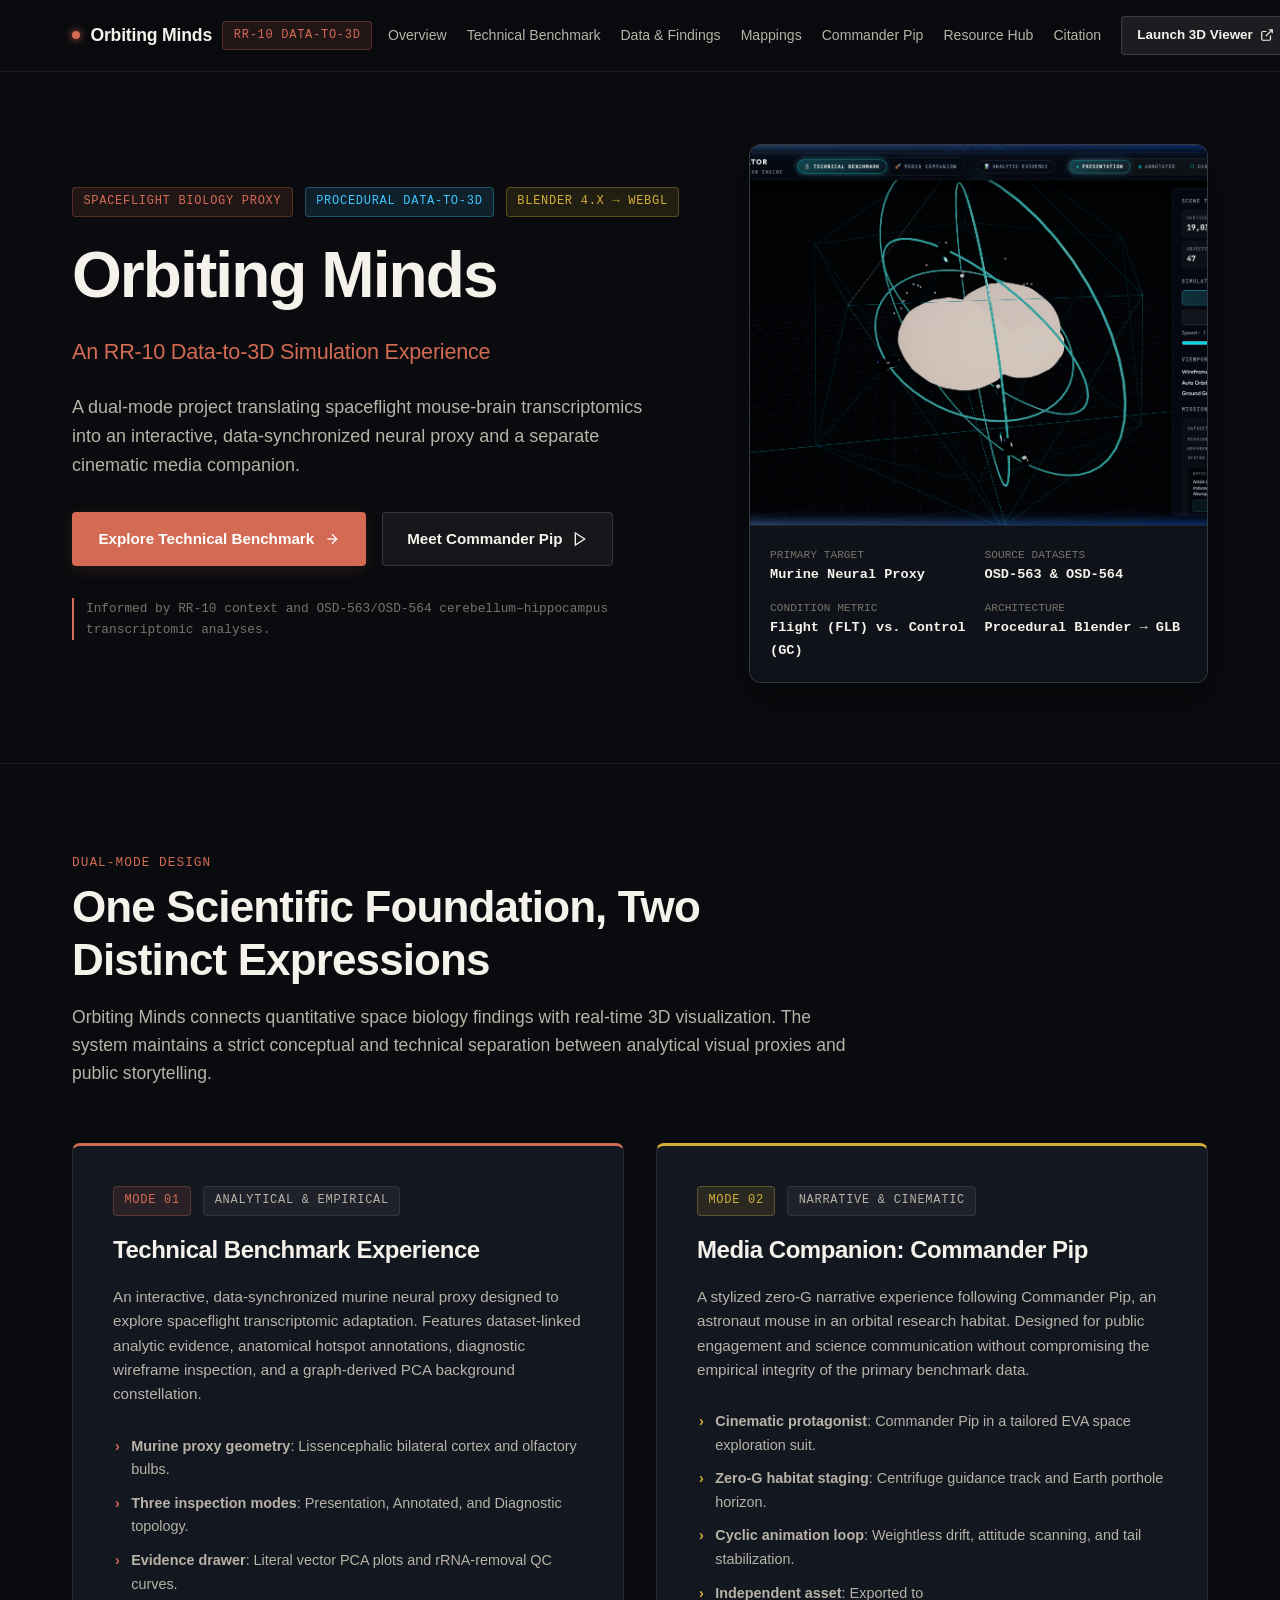
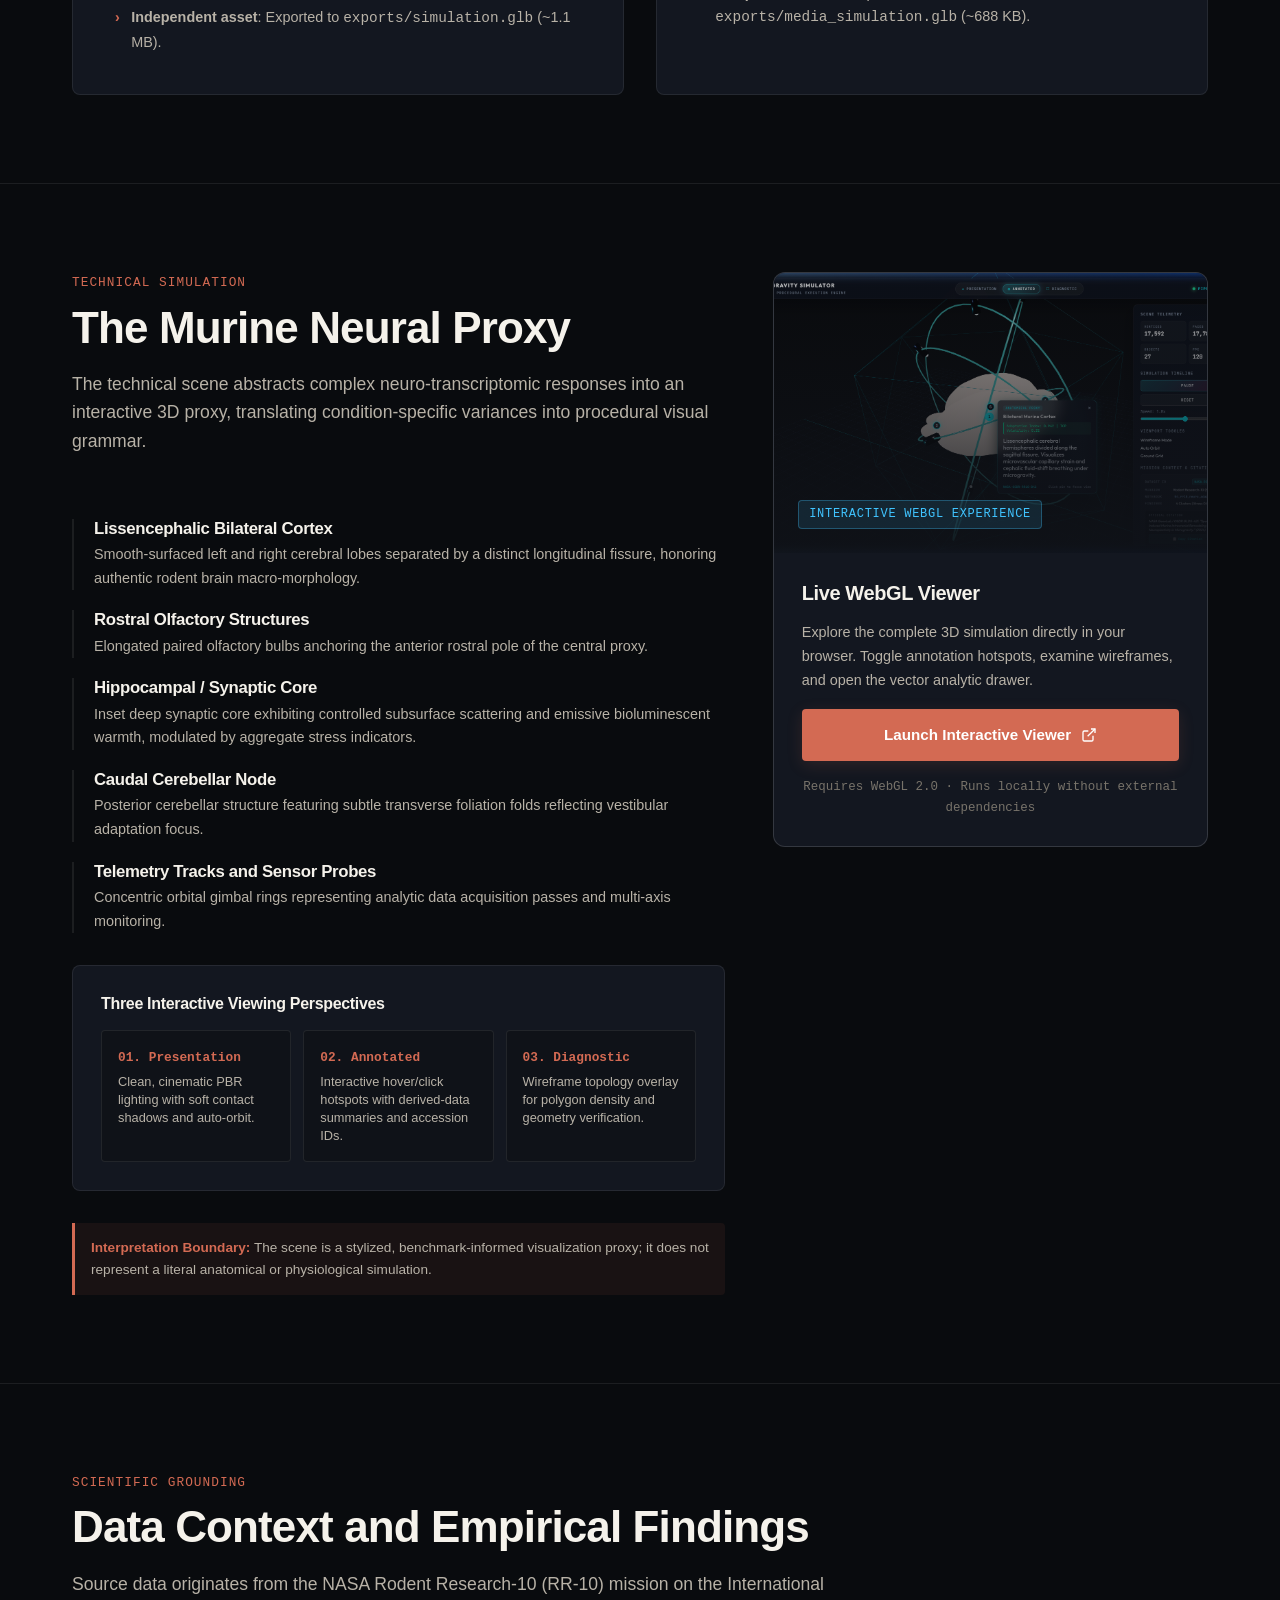
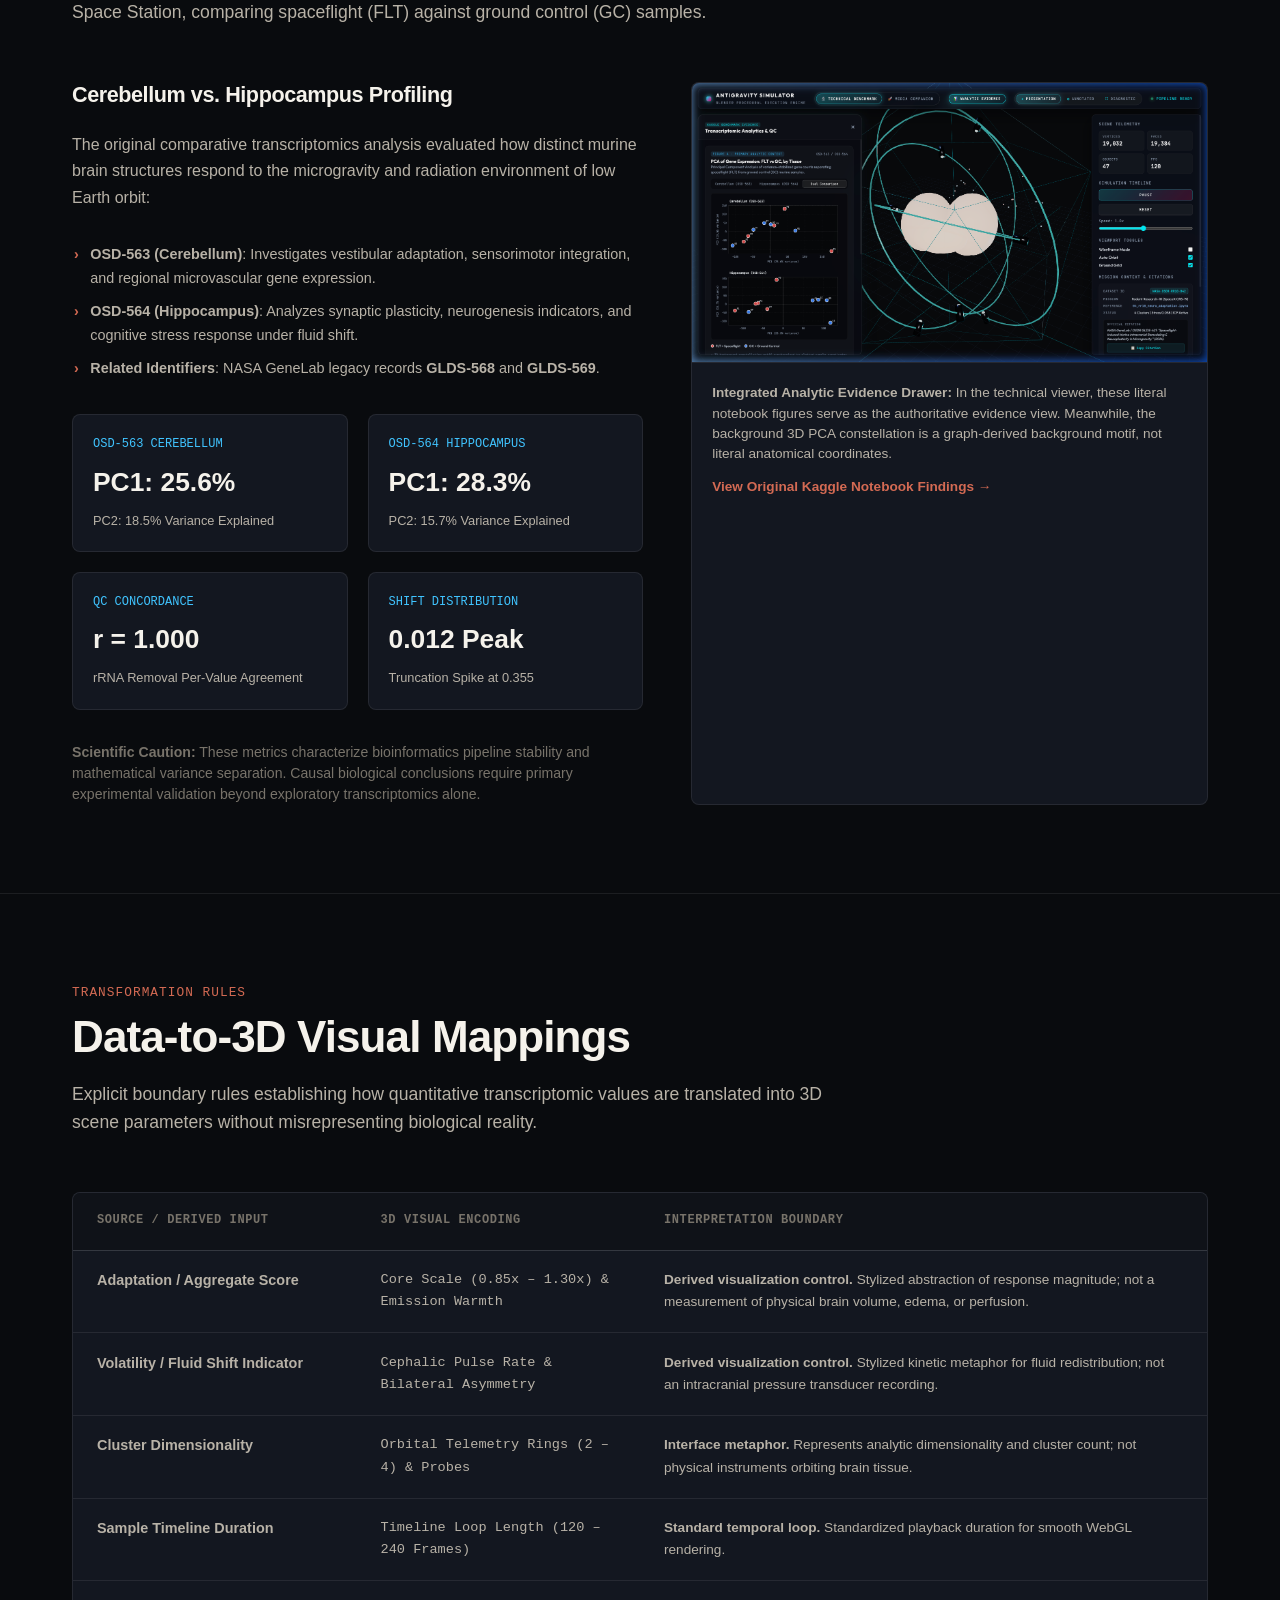
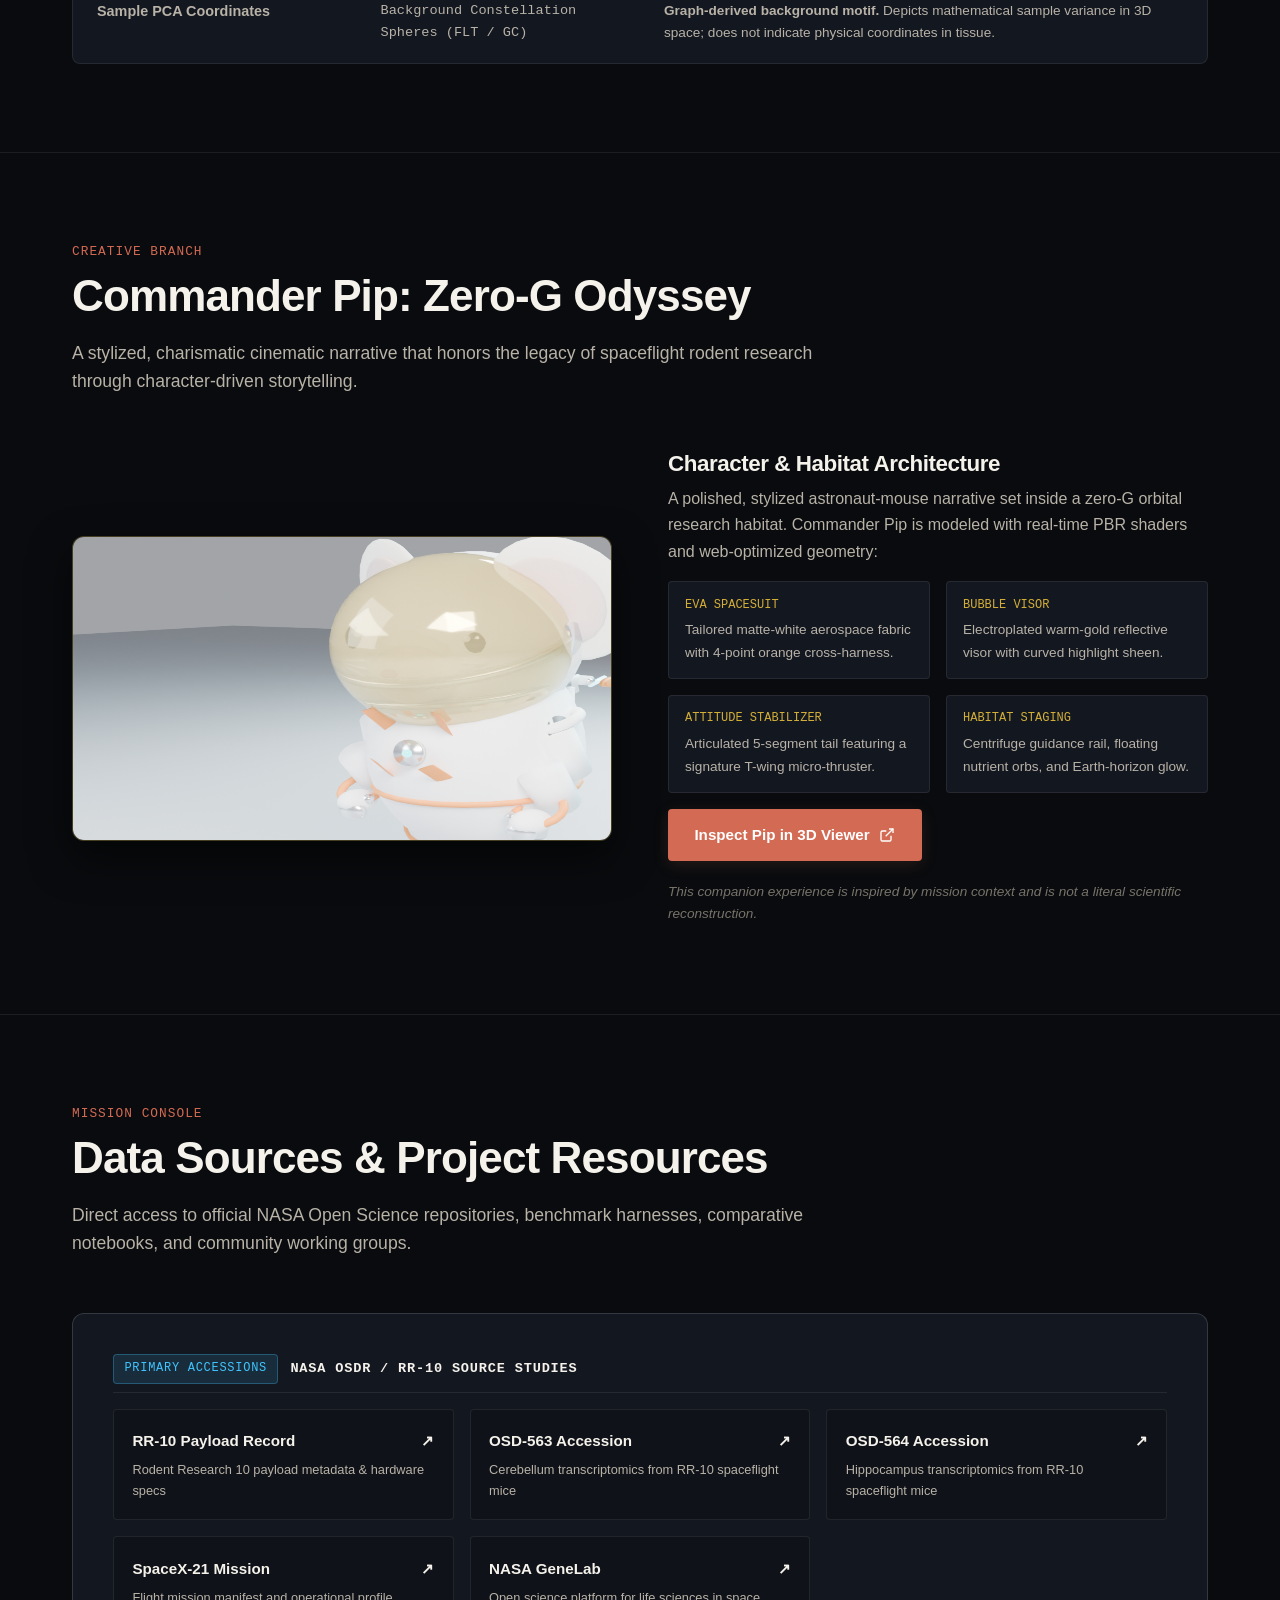
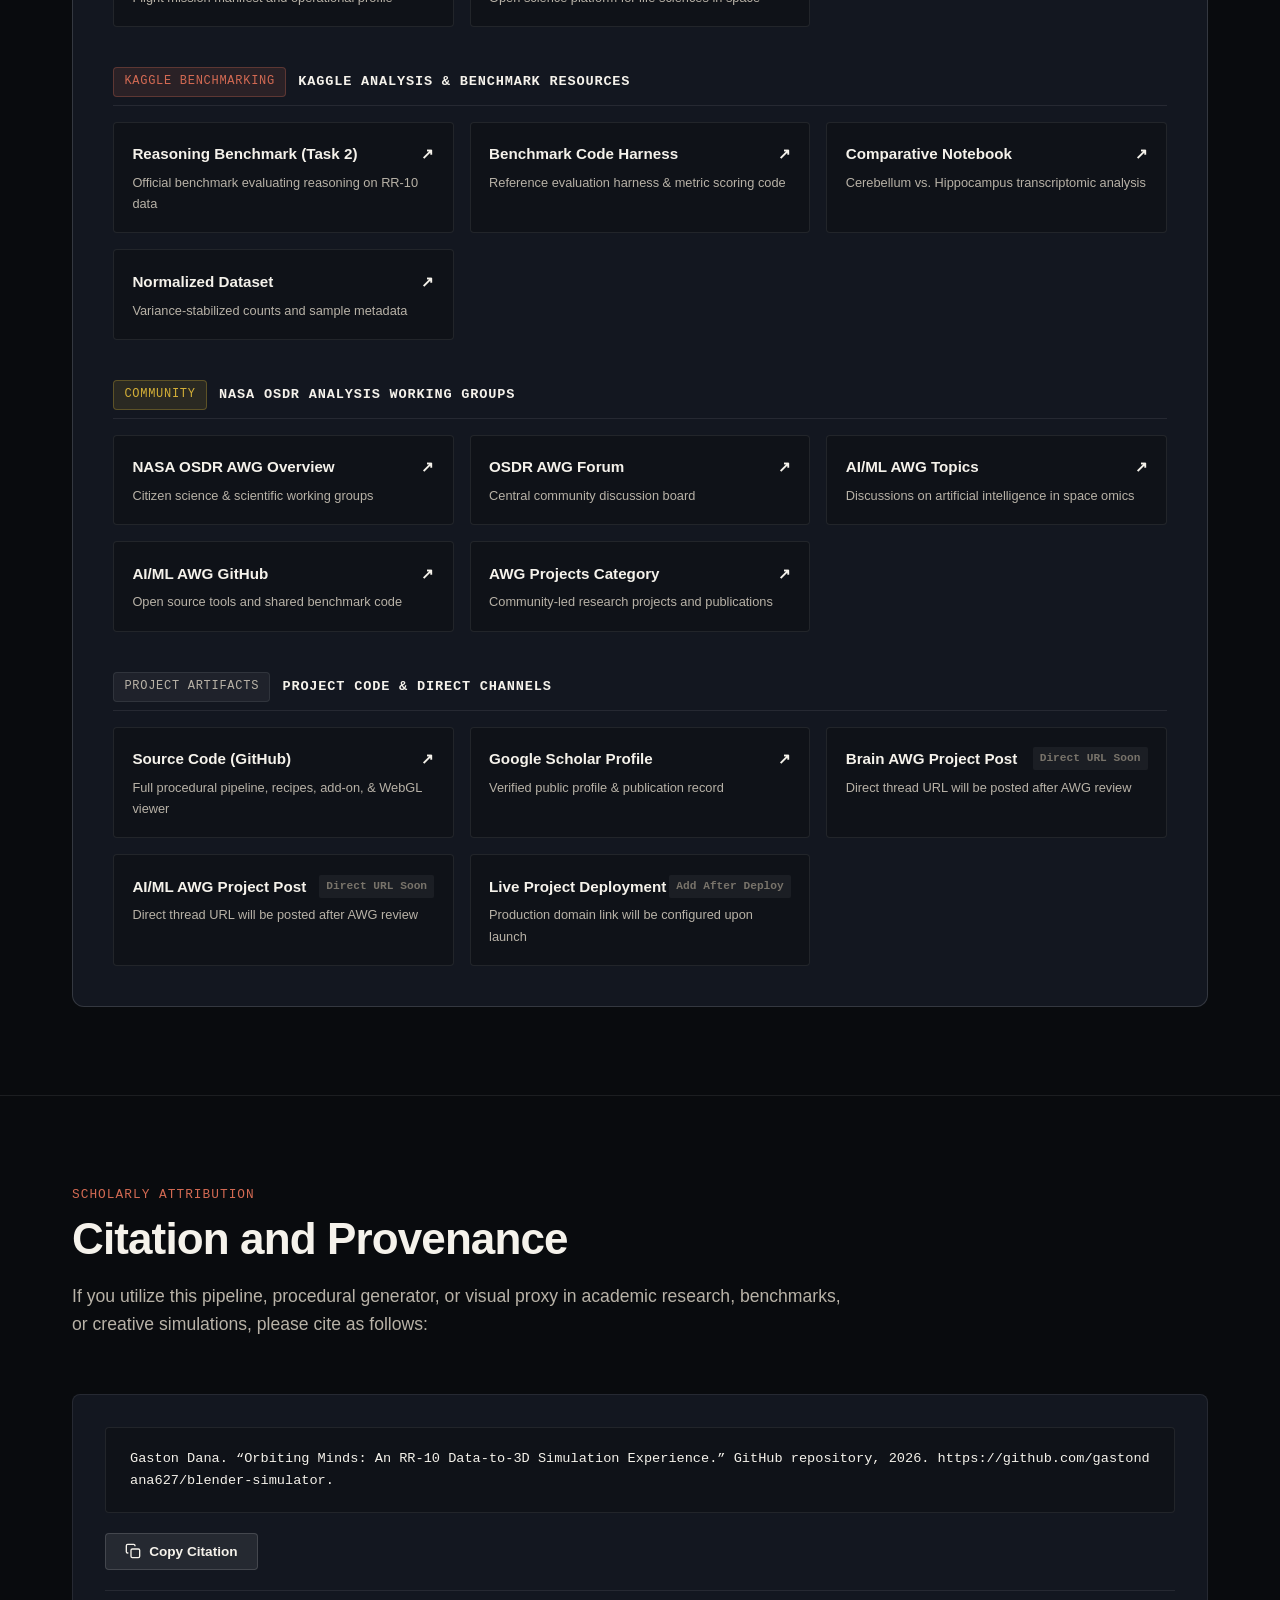
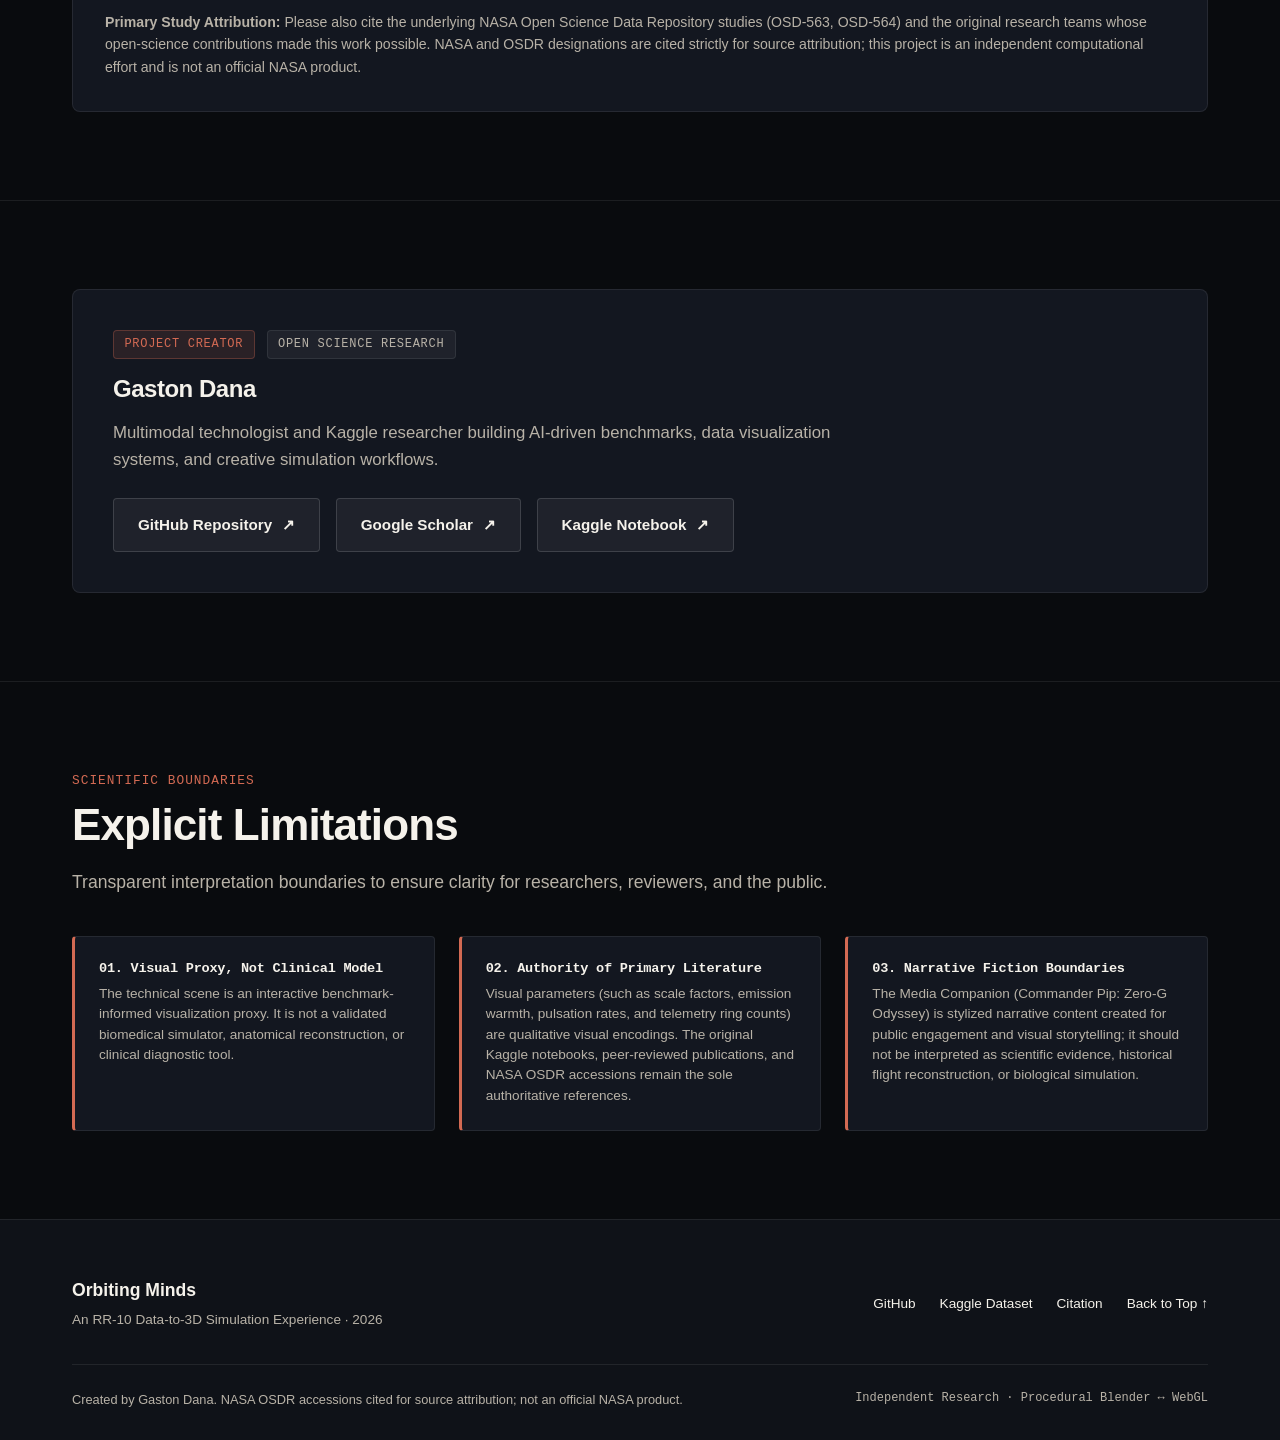
<file: project-site/orbiting-minds.html>
<!DOCTYPE html>
<html lang="en">
<head>
  <meta charset="UTF-8">
  <meta name="viewport" content="width=device-width, initial-scale=1.0">
  <meta name="description" content="Orbiting Minds: An RR-10 Data-to-3D Simulation Experience connecting NASA spaceflight mouse-brain transcriptomics, procedural Blender generation, and real-time WebGL visualization.">
  <title>Orbiting Minds — An RR-10 Data-to-3D Simulation Experience</title>
  
  <link rel="stylesheet" href="style.css">
  <link rel="icon" href="data:image/svg+xml,<svg xmlns=%22http://www.w3.org/2000/svg%22 viewBox=%220 0 100 100%22><text y=%22.9em%22 font-size=%2290%22>🧠</text></svg>">
</head>
<body>

  <!-- Site Navigation Header -->
  <header class="site-header" role="banner">
    <div class="container nav-inner">
      <a href="#hero" class="nav-brand" aria-label="Orbiting Minds Home">
        <span class="nav-brand-dot" aria-hidden="true"></span>
        <span>Orbiting Minds</span>
        <span class="badge badge-terracotta">RR-10 Data-to-3D</span>
      </a>

      <button class="mobile-nav-toggle" aria-expanded="false" aria-label="Toggle navigation menu">
        <svg width="24" height="24" viewBox="0 0 24 24" fill="none" stroke="currentColor" stroke-width="2">
          <line x1="3" y1="12" x2="21" y2="12"></line>
          <line x1="3" y1="6" x2="21" y2="6"></line>
          <line x1="3" y1="18" x2="21" y2="18"></line>
        </svg>
      </button>

      <nav role="navigation" aria-label="Primary Navigation">
        <ul class="nav-menu">
          <li><a href="#overview" class="nav-link">Overview</a></li>
          <li><a href="#technical-benchmark" class="nav-link">Technical Benchmark</a></li>
          <li><a href="#data-findings" class="nav-link">Data & Findings</a></li>
          <li><a href="#visual-mappings" class="nav-link">Mappings</a></li>
          <li><a href="#media-companion" class="nav-link">Commander Pip</a></li>
          <li><a href="#resources" class="nav-link">Resource Hub</a></li>
          <li><a href="#citation" class="nav-link">Citation</a></li>
          <li>
            <a href="../web-viewer/index.html" class="nav-cta-btn" target="_blank" rel="noopener noreferrer">
              <span>Launch 3D Viewer</span>
              <svg width="14" height="14" viewBox="0 0 24 24" fill="none" stroke="currentColor" stroke-width="2" aria-hidden="true">
                <path d="M18 13v6a2 2 0 0 1-2 2H5a2 2 0 0 1-2-2V8a2 2 0 0 1 2-2h6"></path>
                <polyline points="15 3 21 3 21 9"></polyline>
                <line x1="10" y1="14" x2="21" y2="3"></line>
              </svg>
            </a>
          </li>
        </ul>
      </nav>
    </div>
  </header>

  <main role="main">

    <!-- 1. Hero Section -->
    <section id="hero" class="hero-section">
      <div class="container hero-grid">
        <div class="hero-content">
          <div class="hero-tag-row">
            <span class="badge badge-terracotta">Spaceflight Biology Proxy</span>
            <span class="badge badge-cyan">Procedural Data-to-3D</span>
            <span class="badge badge-gold">Blender 4.x → WebGL</span>
          </div>

          <h1 class="hero-title">Orbiting Minds</h1>
          <p class="hero-subtitle">An RR-10 Data-to-3D Simulation Experience</p>

          <p class="hero-summary">
            A dual-mode project translating spaceflight mouse-brain transcriptomics into an interactive, data-synchronized neural proxy and a separate cinematic media companion.
          </p>

          <div class="hero-cta-group">
            <a href="#technical-benchmark" class="btn-primary">
              <span>Explore Technical Benchmark</span>
              <svg width="16" height="16" viewBox="0 0 24 24" fill="none" stroke="currentColor" stroke-width="2" aria-hidden="true">
                <line x1="5" y1="12" x2="19" y2="12"></line>
                <polyline points="12 5 19 12 12 19"></polyline>
              </svg>
            </a>

            <a href="#media-companion" class="btn-secondary">
              <span>Meet Commander Pip</span>
              <svg width="16" height="16" viewBox="0 0 24 24" fill="none" stroke="currentColor" stroke-width="2" aria-hidden="true">
                <polygon points="5 3 19 12 5 21 5 3"></polygon>
              </svg>
            </a>
          </div>

          <div class="hero-provenance">
            Informed by RR-10 context and OSD-563/OSD-564 cerebellum–hippocampus transcriptomic analyses.
          </div>
        </div>

        <div class="hero-visual-card">
          <img src="assets/technical_preview.png" alt="Rendered 3D Murine Neural Proxy in WebGL viewer with telemetry rings and background PCA constellation" class="hero-preview-img" width="800" height="500">
          <div class="hero-visual-telemetry">
            <div class="telemetry-item">
              <span class="telemetry-label">Primary Target</span>
              <span class="telemetry-value">Murine Neural Proxy</span>
            </div>
            <div class="telemetry-item">
              <span class="telemetry-label">Source Datasets</span>
              <span class="telemetry-value">OSD-563 & OSD-564</span>
            </div>
            <div class="telemetry-item">
              <span class="telemetry-label">Condition Metric</span>
              <span class="telemetry-value">Flight (FLT) vs. Control (GC)</span>
            </div>
            <div class="telemetry-item">
              <span class="telemetry-label">Architecture</span>
              <span class="telemetry-value">Procedural Blender → GLB</span>
            </div>
          </div>
        </div>
      </div>
    </section>

    <!-- 2. Project Overview Section -->
    <section id="overview" class="section">
      <div class="container">
        <div class="section-header">
          <p class="section-eyebrow">Dual-Mode Design</p>
          <h2 class="section-title">One Scientific Foundation, Two Distinct Expressions</h2>
          <p class="section-description">
            Orbiting Minds connects quantitative space biology findings with real-time 3D visualization. The system maintains a strict conceptual and technical separation between analytical visual proxies and public storytelling.
          </p>
        </div>

        <div class="overview-grid">
          <!-- Technical Benchmark Card -->
          <article class="mode-card mode-card-technical">
            <div class="hero-tag-row">
              <span class="badge badge-terracotta">Mode 01</span>
              <span class="badge">Analytical & Empirical</span>
            </div>
            <h3 class="mode-card-title">Technical Benchmark Experience</h3>
            <p class="mode-card-desc">
              An interactive, data-synchronized murine neural proxy designed to explore spaceflight transcriptomic adaptation. Features dataset-linked analytic evidence, anatomical hotspot annotations, diagnostic wireframe inspection, and a graph-derived PCA background constellation.
            </p>
            <ul class="feature-list">
              <li class="feature-item">
                <span class="feature-bullet">›</span>
                <span><strong>Murine proxy geometry</strong>: Lissencephalic bilateral cortex and olfactory bulbs.</span>
              </li>
              <li class="feature-item">
                <span class="feature-bullet">›</span>
                <span><strong>Three inspection modes</strong>: Presentation, Annotated, and Diagnostic topology.</span>
              </li>
              <li class="feature-item">
                <span class="feature-bullet">›</span>
                <span><strong>Evidence drawer</strong>: Literal vector PCA plots and rRNA-removal QC curves.</span>
              </li>
              <li class="feature-item">
                <span class="feature-bullet">›</span>
                <span><strong>Independent asset</strong>: Exported to <code>exports/simulation.glb</code> (~1.1 MB).</span>
              </li>
            </ul>
          </article>

          <!-- Media Companion Card -->
          <article class="mode-card mode-card-media">
            <div class="hero-tag-row">
              <span class="badge badge-gold">Mode 02</span>
              <span class="badge">Narrative & Cinematic</span>
            </div>
            <h3 class="mode-card-title">Media Companion: Commander Pip</h3>
            <p class="mode-card-desc">
              A stylized zero-G narrative experience following Commander Pip, an astronaut mouse in an orbital research habitat. Designed for public engagement and science communication without compromising the empirical integrity of the primary benchmark data.
            </p>
            <ul class="feature-list">
              <li class="feature-item">
                <span class="feature-bullet-gold">›</span>
                <span><strong>Cinematic protagonist</strong>: Commander Pip in a tailored EVA space exploration suit.</span>
              </li>
              <li class="feature-item">
                <span class="feature-bullet-gold">›</span>
                <span><strong>Zero-G habitat staging</strong>: Centrifuge guidance track and Earth porthole horizon.</span>
              </li>
              <li class="feature-item">
                <span class="feature-bullet-gold">›</span>
                <span><strong>Cyclic animation loop</strong>: Weightless drift, attitude scanning, and tail stabilization.</span>
              </li>
              <li class="feature-item">
                <span class="feature-bullet-gold">›</span>
                <span><strong>Independent asset</strong>: Exported to <code>exports/media_simulation.glb</code> (~688 KB).</span>
              </li>
            </ul>
          </article>
        </div>
      </div>
    </section>

    <!-- 3. Technical Benchmark Section -->
    <section id="technical-benchmark" class="section">
      <div class="container">
        <div class="tech-benchmark-grid">
          <div class="tech-info-column">
            <div class="section-header" style="margin-bottom: 2rem;">
              <p class="section-eyebrow">Technical Simulation</p>
              <h2 class="section-title">The Murine Neural Proxy</h2>
              <p class="section-description">
                The technical scene abstracts complex neuro-transcriptomic responses into an interactive 3D proxy, translating condition-specific variances into procedural visual grammar.
              </p>
            </div>

            <div class="anatomy-list">
              <div class="anatomy-item">
                <h4 class="anatomy-title">Lissencephalic Bilateral Cortex</h4>
                <p class="anatomy-desc">Smooth-surfaced left and right cerebral lobes separated by a distinct longitudinal fissure, honoring authentic rodent brain macro-morphology.</p>
              </div>

              <div class="anatomy-item">
                <h4 class="anatomy-title">Rostral Olfactory Structures</h4>
                <p class="anatomy-desc">Elongated paired olfactory bulbs anchoring the anterior rostral pole of the central proxy.</p>
              </div>

              <div class="anatomy-item">
                <h4 class="anatomy-title">Hippocampal / Synaptic Core</h4>
                <p class="anatomy-desc">Inset deep synaptic core exhibiting controlled subsurface scattering and emissive bioluminescent warmth, modulated by aggregate stress indicators.</p>
              </div>

              <div class="anatomy-item">
                <h4 class="anatomy-title">Caudal Cerebellar Node</h4>
                <p class="anatomy-desc">Posterior cerebellar structure featuring subtle transverse foliation folds reflecting vestibular adaptation focus.</p>
              </div>

              <div class="anatomy-item">
                <h4 class="anatomy-title">Telemetry Tracks and Sensor Probes</h4>
                <p class="anatomy-desc">Concentric orbital gimbal rings representing analytic data acquisition passes and multi-axis monitoring.</p>
              </div>
            </div>

            <!-- Viewer Modes Showcase -->
            <div class="modes-showcase">
              <h4 style="font-size: 1rem; color: var(--text-primary);">Three Interactive Viewing Perspectives</h4>
              <div class="modes-pills">
                <div class="mode-pill-item">
                  <p class="mode-pill-name">01. Presentation</p>
                  <p class="mode-pill-desc">Clean, cinematic PBR lighting with soft contact shadows and auto-orbit.</p>
                </div>
                <div class="mode-pill-item">
                  <p class="mode-pill-name">02. Annotated</p>
                  <p class="mode-pill-desc">Interactive hover/click hotspots with derived-data summaries and accession IDs.</p>
                </div>
                <div class="mode-pill-item">
                  <p class="mode-pill-name">03. Diagnostic</p>
                  <p class="mode-pill-desc">Wireframe topology overlay for polygon density and geometry verification.</p>
                </div>
              </div>
            </div>

            <div class="interpretation-boundary-box">
              <strong>Interpretation Boundary:</strong> The scene is a stylized, benchmark-informed visualization proxy; it does not represent a literal anatomical or physiological simulation.
            </div>
          </div>

          <!-- Viewer Launch Sidebar Card -->
          <div class="viewer-launch-card">
            <div class="viewer-card-preview">
              <img src="assets/annotated_preview.png" alt="Interactive Annotated View of Murine Neural Proxy with Hotspots" class="viewer-card-img" width="600" height="400">
              <div class="viewer-card-overlay">
                <span class="badge badge-cyan">Interactive WebGL Experience</span>
              </div>
            </div>

            <div class="viewer-card-body">
              <h3 style="font-size: 1.25rem;">Live WebGL Viewer</h3>
              <p style="font-size: 0.9rem; color: var(--text-secondary);">
                Explore the complete 3D simulation directly in your browser. Toggle annotation hotspots, examine wireframes, and open the vector analytic drawer.
              </p>

              <a href="../web-viewer/index.html" class="btn-primary" style="width: 100%;" target="_blank" rel="noopener noreferrer">
                <span>Launch Interactive Viewer</span>
                <svg width="16" height="16" viewBox="0 0 24 24" fill="none" stroke="currentColor" stroke-width="2" aria-hidden="true">
                  <path d="M18 13v6a2 2 0 0 1-2 2H5a2 2 0 0 1-2-2V8a2 2 0 0 1 2-2h6"></path>
                  <polyline points="15 3 21 3 21 9"></polyline>
                  <line x1="10" y1="14" x2="21" y2="3"></line>
                </svg>
              </a>

              <div style="font-size: 0.78rem; color: var(--text-muted); font-family: var(--font-mono); text-align: center;">
                Requires WebGL 2.0 · Runs locally without external dependencies
              </div>
            </div>
          </div>
        </div>
      </div>
    </section>

    <!-- 4. Data and Findings Section -->
    <section id="data-findings" class="section">
      <div class="container">
        <div class="section-header">
          <p class="section-eyebrow">Scientific Grounding</p>
          <h2 class="section-title">Data Context and Empirical Findings</h2>
          <p class="section-description">
            Source data originates from the NASA Rodent Research-10 (RR-10) mission on the International Space Station, comparing spaceflight (FLT) against ground control (GC) samples.
          </p>
        </div>

        <div class="data-findings-grid">
          <div class="data-summary-box">
            <h3 style="font-size: 1.35rem;">Cerebellum vs. Hippocampus Profiling</h3>
            <p>
              The original comparative transcriptomics analysis evaluated how distinct murine brain structures respond to the microgravity and radiation environment of low Earth orbit:
            </p>

            <ul class="feature-list">
              <li class="feature-item">
                <span class="feature-bullet">›</span>
                <span><strong>OSD-563 (Cerebellum)</strong>: Investigates vestibular adaptation, sensorimotor integration, and regional microvascular gene expression.</span>
              </li>
              <li class="feature-item">
                <span class="feature-bullet">›</span>
                <span><strong>OSD-564 (Hippocampus)</strong>: Analyzes synaptic plasticity, neurogenesis indicators, and cognitive stress response under fluid shift.</span>
              </li>
              <li class="feature-item">
                <span class="feature-bullet">›</span>
                <span><strong>Related Identifiers</strong>: NASA GeneLab legacy records <strong>GLDS-568</strong> and <strong>GLDS-569</strong>.</span>
              </li>
            </ul>

            <div class="stats-highlight-grid">
              <div class="stat-card">
                <span class="stat-dataset">OSD-563 Cerebellum</span>
                <span class="stat-number">PC1: 25.6%</span>
                <span class="stat-label">PC2: 18.5% Variance Explained</span>
              </div>

              <div class="stat-card">
                <span class="stat-dataset">OSD-564 Hippocampus</span>
                <span class="stat-number">PC1: 28.3%</span>
                <span class="stat-label">PC2: 15.7% Variance Explained</span>
              </div>

              <div class="stat-card">
                <span class="stat-dataset">QC Concordance</span>
                <span class="stat-number">r = 1.000</span>
                <span class="stat-label">rRNA Removal Per-Value Agreement</span>
              </div>

              <div class="stat-card">
                <span class="stat-dataset">Shift Distribution</span>
                <span class="stat-number">0.012 Peak</span>
                <span class="stat-label">Truncation Spike at 0.355</span>
              </div>
            </div>

            <p style="font-size: 0.88rem; color: var(--text-muted); line-height: 1.5; margin-top: 0.5rem;">
              <strong>Scientific Caution:</strong> These metrics characterize bioinformatics pipeline stability and mathematical variance separation. Causal biological conclusions require primary experimental validation beyond exploratory transcriptomics alone.
            </p>
          </div>

          <!-- Visual Evidence Preview -->
          <div class="data-preview-visual">
            <img src="assets/analytics_preview.png" alt="Comparative PCA plots for Cerebellum and Hippocampus gene expression" class="data-preview-img" width="600" height="350">
            <div class="data-preview-caption">
              <strong>Integrated Analytic Evidence Drawer:</strong> In the technical viewer, these literal notebook figures serve as the authoritative evidence view. Meanwhile, the background 3D PCA constellation is a graph-derived background motif, not literal anatomical coordinates.
              <div style="margin-top: 0.75rem;">
                <a href="https://www.kaggle.com/code/gastondana/cerebellum-vs-hippocampus-rr-10-spaceflight-mice" target="_blank" rel="noopener noreferrer" style="color: var(--accent-terracotta); font-weight: 600; font-size: 0.85rem;">
                  View Original Kaggle Notebook Findings →
                </a>
              </div>
            </div>
          </div>
        </div>
      </div>
    </section>

    <!-- 5. Data-to-3D Mapping Table Section -->
    <section id="visual-mappings" class="section">
      <div class="container">
        <div class="section-header">
          <p class="section-eyebrow">Transformation Rules</p>
          <h2 class="section-title">Data-to-3D Visual Mappings</h2>
          <p class="section-description">
            Explicit boundary rules establishing how quantitative transcriptomic values are translated into 3D scene parameters without misrepresenting biological reality.
          </p>
        </div>

        <div class="table-wrapper">
          <table class="mapping-table">
            <thead>
              <tr>
                <th scope="col" style="width: 25%;">Source / Derived Input</th>
                <th scope="col" style="width: 25%;">3D Visual Encoding</th>
                <th scope="col" style="width: 50%;">Interpretation Boundary</th>
              </tr>
            </thead>
            <tbody>
              <tr>
                <td class="mapping-source">Adaptation / Aggregate Score</td>
                <td class="mapping-encoding">Core Scale (0.85x – 1.30x) & Emission Warmth</td>
                <td class="mapping-boundary"><strong>Derived visualization control.</strong> Stylized abstraction of response magnitude; not a measurement of physical brain volume, edema, or perfusion.</td>
              </tr>
              <tr>
                <td class="mapping-source">Volatility / Fluid Shift Indicator</td>
                <td class="mapping-encoding">Cephalic Pulse Rate & Bilateral Asymmetry</td>
                <td class="mapping-boundary"><strong>Derived visualization control.</strong> Stylized kinetic metaphor for fluid redistribution; not an intracranial pressure transducer recording.</td>
              </tr>
              <tr>
                <td class="mapping-source">Cluster Dimensionality</td>
                <td class="mapping-encoding">Orbital Telemetry Rings (2 – 4) & Probes</td>
                <td class="mapping-boundary"><strong>Interface metaphor.</strong> Represents analytic dimensionality and cluster count; not physical instruments orbiting brain tissue.</td>
              </tr>
              <tr>
                <td class="mapping-source">Sample Timeline Duration</td>
                <td class="mapping-encoding">Timeline Loop Length (120 – 240 Frames)</td>
                <td class="mapping-boundary"><strong>Standard temporal loop.</strong> Standardized playback duration for smooth WebGL rendering.</td>
              </tr>
              <tr>
                <td class="mapping-source">Sample PCA Coordinates</td>
                <td class="mapping-encoding">Background Constellation Spheres (FLT / GC)</td>
                <td class="mapping-boundary"><strong>Graph-derived background motif.</strong> Depicts mathematical sample variance in 3D space; does not indicate physical coordinates in tissue.</td>
              </tr>
            </tbody>
          </table>
        </div>
      </div>
    </section>

    <!-- 6. Media Companion Section -->
    <section id="media-companion" class="section">
      <div class="container">
        <div class="section-header">
          <p class="section-eyebrow">Creative Branch</p>
          <h2 class="section-title">Commander Pip: Zero-G Odyssey</h2>
          <p class="section-description">
            A stylized, charismatic cinematic narrative that honors the legacy of spaceflight rodent research through character-driven storytelling.
          </p>
        </div>

        <div class="media-companion-layout">
          <!-- Video Component / Future Miris Placeholder -->
          <div class="video-player-component" id="video-component">
            <div class="video-poster-wrapper" id="video-poster-wrapper">
              <img src="assets/pip_hero.png" alt="Commander Pip Astronaut Mouse in EVA suit inside Zero-G Habitat" class="video-poster-img" width="800" height="450">
              
              <div class="video-state-overlay" id="video-state-overlay">
                <div class="video-top-meta">
                  <span class="badge badge-gold" id="video-status-badge">Cinematic Clip Coming Soon</span>
                  <span class="badge" style="background: rgba(0,0,0,0.6);">Miris Showcase</span>
                </div>

                <div class="video-center-indicator">
                  <button class="play-icon-box" id="video-play-btn" aria-label="Play Commander Pip Cinematic Preview">
                    <svg width="24" height="24" viewBox="0 0 24 24" fill="currentColor">
                      <polygon points="5 3 19 12 5 21 5 3"></polygon>
                    </svg>
                  </button>
                </div>

                <div class="video-bottom-meta">
                  <p class="video-clip-title">Commander Pip: Zero-G Odyssey</p>
                  <p class="video-clip-sub">Stylized media companion inspired by RR-10 mission context</p>
                </div>
              </div>
            </div>
          </div>

          <!-- Character Description & Details -->
          <div class="media-details-column">
            <h3 style="font-size: 1.4rem;">Character & Habitat Architecture</h3>
            <p style="margin-top: 0.5rem;">
              A polished, stylized astronaut-mouse narrative set inside a zero-G orbital research habitat. Commander Pip is modeled with real-time PBR shaders and web-optimized geometry:
            </p>

            <div class="character-spec-list">
              <div class="char-spec-item">
                <p class="char-spec-title">EVA Spacesuit</p>
                <p class="char-spec-value">Tailored matte-white aerospace fabric with 4-point orange cross-harness.</p>
              </div>
              <div class="char-spec-item">
                <p class="char-spec-title">Bubble Visor</p>
                <p class="char-spec-value">Electroplated warm-gold reflective visor with curved highlight sheen.</p>
              </div>
              <div class="char-spec-item">
                <p class="char-spec-title">Attitude Stabilizer</p>
                <p class="char-spec-value">Articulated 5-segment tail featuring a signature T-wing micro-thruster.</p>
              </div>
              <div class="char-spec-item">
                <p class="char-spec-title">Habitat Staging</p>
                <p class="char-spec-value">Centrifuge guidance rail, floating nutrient orbs, and Earth-horizon glow.</p>
              </div>
            </div>

            <div class="hero-cta-group" style="margin-top: 1rem;">
              <a href="../web-viewer/index.html" class="btn-primary" target="_blank" rel="noopener noreferrer">
                <span>Inspect Pip in 3D Viewer</span>
                <svg width="16" height="16" viewBox="0 0 24 24" fill="none" stroke="currentColor" stroke-width="2" aria-hidden="true">
                  <path d="M18 13v6a2 2 0 0 1-2 2H5a2 2 0 0 1-2-2V8a2 2 0 0 1 2-2h6"></path>
                  <polyline points="15 3 21 3 21 9"></polyline>
                  <line x1="10" y1="14" x2="21" y2="3"></line>
                </svg>
              </a>
            </div>

            <p style="font-size: 0.85rem; color: var(--text-muted); margin-top: 1.25rem;">
              <em>This companion experience is inspired by mission context and is not a literal scientific reconstruction.</em>
            </p>
          </div>
        </div>
      </div>
    </section>

    <!-- 7. Resource Hub Section (Mission Console) -->
    <section id="resources" class="section">
      <div class="container">
        <div class="section-header">
          <p class="section-eyebrow">Mission Console</p>
          <h2 class="section-title">Data Sources & Project Resources</h2>
          <p class="section-description">
            Direct access to official NASA Open Science repositories, benchmark harnesses, comparative notebooks, and community working groups.
          </p>
        </div>

        <div class="resource-console">
          <!-- Category 1: NASA OSDR / RR-10 -->
          <div class="resource-category">
            <div class="category-header">
              <span class="badge badge-cyan">Primary Accessions</span>
              <h3 class="category-title">NASA OSDR / RR-10 Source Studies</h3>
            </div>
            <div class="resource-grid">
              <a href="https://osdr.nasa.gov/bio/repo/data/payloads/RR-10" class="resource-card" target="_blank" rel="noopener noreferrer">
                <span class="resource-card-name">
                  <span>RR-10 Payload Record</span>
                  <span aria-hidden="true">↗</span>
                </span>
                <span class="resource-card-desc">Rodent Research 10 payload metadata & hardware specs</span>
              </a>

              <a href="https://osdr.nasa.gov/bio/repo/data/studies/OSD-563" class="resource-card" target="_blank" rel="noopener noreferrer">
                <span class="resource-card-name">
                  <span>OSD-563 Accession</span>
                  <span aria-hidden="true">↗</span>
                </span>
                <span class="resource-card-desc">Cerebellum transcriptomics from RR-10 spaceflight mice</span>
              </a>

              <a href="https://osdr.nasa.gov/bio/repo/data/studies/OSD-564" class="resource-card" target="_blank" rel="noopener noreferrer">
                <span class="resource-card-name">
                  <span>OSD-564 Accession</span>
                  <span aria-hidden="true">↗</span>
                </span>
                <span class="resource-card-desc">Hippocampus transcriptomics from RR-10 spaceflight mice</span>
              </a>

              <a href="https://osdr.nasa.gov/bio/repo/data/missions/SpaceX-21" class="resource-card" target="_blank" rel="noopener noreferrer">
                <span class="resource-card-name">
                  <span>SpaceX-21 Mission</span>
                  <span aria-hidden="true">↗</span>
                </span>
                <span class="resource-card-desc">Flight mission manifest and operational profile</span>
              </a>

              <a href="https://genelab.nasa.gov/" class="resource-card" target="_blank" rel="noopener noreferrer">
                <span class="resource-card-name">
                  <span>NASA GeneLab</span>
                  <span aria-hidden="true">↗</span>
                </span>
                <span class="resource-card-desc">Open science platform for life sciences in space</span>
              </a>
            </div>
          </div>

          <!-- Category 2: Kaggle Analysis & Benchmark -->
          <div class="resource-category">
            <div class="category-header">
              <span class="badge badge-terracotta">Kaggle Benchmarking</span>
              <h3 class="category-title">Kaggle Analysis & Benchmark Resources</h3>
            </div>
            <div class="resource-grid">
              <a href="https://www.kaggle.com/benchmarks/tasks/gastondana/rr-10-transcriptomics-reasoning-benchmark/2" class="resource-card" target="_blank" rel="noopener noreferrer">
                <span class="resource-card-name">
                  <span>Reasoning Benchmark (Task 2)</span>
                  <span aria-hidden="true">↗</span>
                </span>
                <span class="resource-card-desc">Official benchmark evaluating reasoning on RR-10 data</span>
              </a>

              <a href="https://www.kaggle.com/code/gastondana/rr-10-transcriptomics-reasoning-benchmark-task" class="resource-card" target="_blank" rel="noopener noreferrer">
                <span class="resource-card-name">
                  <span>Benchmark Code Harness</span>
                  <span aria-hidden="true">↗</span>
                </span>
                <span class="resource-card-desc">Reference evaluation harness & metric scoring code</span>
              </a>

              <a href="https://www.kaggle.com/code/gastondana/cerebellum-vs-hippocampus-rr-10-spaceflight-mice" class="resource-card" target="_blank" rel="noopener noreferrer">
                <span class="resource-card-name">
                  <span>Comparative Notebook</span>
                  <span aria-hidden="true">↗</span>
                </span>
                <span class="resource-card-desc">Cerebellum vs. Hippocampus transcriptomic analysis</span>
              </a>

              <a href="https://www.kaggle.com/datasets/gastondana/osd-563564-cerebellum-vs-hippocampus-rr-10/data" class="resource-card" target="_blank" rel="noopener noreferrer">
                <span class="resource-card-name">
                  <span>Normalized Dataset</span>
                  <span aria-hidden="true">↗</span>
                </span>
                <span class="resource-card-desc">Variance-stabilized counts and sample metadata</span>
              </a>
            </div>
          </div>

          <!-- Category 3: Community Working Groups -->
          <div class="resource-category">
            <div class="category-header">
              <span class="badge badge-gold">Community</span>
              <h3 class="category-title">NASA OSDR Analysis Working Groups</h3>
            </div>
            <div class="resource-grid">
              <a href="https://science.nasa.gov/citizen-science/osdr-awg/" class="resource-card" target="_blank" rel="noopener noreferrer">
                <span class="resource-card-name">
                  <span>NASA OSDR AWG Overview</span>
                  <span aria-hidden="true">↗</span>
                </span>
                <span class="resource-card-desc">Citizen science & scientific working groups</span>
              </a>

              <a href="https://awg.osdr.space/top" class="resource-card" target="_blank" rel="noopener noreferrer">
                <span class="resource-card-name">
                  <span>OSDR AWG Forum</span>
                  <span aria-hidden="true">↗</span>
                </span>
                <span class="resource-card-desc">Central community discussion board</span>
              </a>

              <a href="https://awg.osdr.space/c/awg-discussions/ai-ml/11" class="resource-card" target="_blank" rel="noopener noreferrer">
                <span class="resource-card-name">
                  <span>AI/ML AWG Topics</span>
                  <span aria-hidden="true">↗</span>
                </span>
                <span class="resource-card-desc">Discussions on artificial intelligence in space omics</span>
              </a>

              <a href="https://github.com/OpenScienceDataRepo/AI-ML_AWG" class="resource-card" target="_blank" rel="noopener noreferrer">
                <span class="resource-card-name">
                  <span>AI/ML AWG GitHub</span>
                  <span aria-hidden="true">↗</span>
                </span>
                <span class="resource-card-desc">Open source tools and shared benchmark code</span>
              </a>

              <a href="https://awg.osdr.space/c/awg-projects/20" class="resource-card" target="_blank" rel="noopener noreferrer">
                <span class="resource-card-name">
                  <span>AWG Projects Category</span>
                  <span aria-hidden="true">↗</span>
                </span>
                <span class="resource-card-desc">Community-led research projects and publications</span>
              </a>
            </div>
          </div>

          <!-- Category 4: Project Repository & Verified Placeholders -->
          <div class="resource-category">
            <div class="category-header">
              <span class="badge">Project Artifacts</span>
              <h3 class="category-title">Project Code & Direct Channels</h3>
            </div>
            <div class="resource-grid">
              <a href="https://github.com/gastondana627/blender-simulator" class="resource-card" target="_blank" rel="noopener noreferrer">
                <span class="resource-card-name">
                  <span>Source Code (GitHub)</span>
                  <span aria-hidden="true">↗</span>
                </span>
                <span class="resource-card-desc">Full procedural pipeline, recipes, add-on, & WebGL viewer</span>
              </a>

              <a href="https://scholar.google.com/citations?view_op=view_citation&hl=en&user=juOv0f0AAAAJ&citation_for_view=juOv0f0AAAAJ:d1gkVwhDpl0C" class="resource-card" target="_blank" rel="noopener noreferrer">
                <span class="resource-card-name">
                  <span>Google Scholar Profile</span>
                  <span aria-hidden="true">↗</span>
                </span>
                <span class="resource-card-desc">Verified public profile & publication record</span>
              </a>

              <div class="resource-card resource-card-placeholder" id="placeholder-awg-brain" aria-label="Brain AWG Post placeholder">
                <span class="resource-card-name">
                  <span>Brain AWG Project Post</span>
                  <span class="placeholder-tag">Direct URL Soon</span>
                </span>
                <span class="resource-card-desc">Direct thread URL will be posted after AWG review</span>
              </div>

              <div class="resource-card resource-card-placeholder" id="placeholder-awg-aiml" aria-label="AI/ML AWG Post placeholder">
                <span class="resource-card-name">
                  <span>AI/ML AWG Project Post</span>
                  <span class="placeholder-tag">Direct URL Soon</span>
                </span>
                <span class="resource-card-desc">Direct thread URL will be posted after AWG review</span>
              </div>

              <div class="resource-card resource-card-placeholder" id="placeholder-live-site" aria-label="Live Project Deployment placeholder">
                <span class="resource-card-name">
                  <span>Live Project Deployment</span>
                  <span class="placeholder-tag">Add After Deploy</span>
                </span>
                <span class="resource-card-desc">Production domain link will be configured upon launch</span>
              </div>
            </div>
          </div>
        </div>
      </div>
    </section>

    <!-- 8. Citation and Attribution Section -->
    <section id="citation" class="section">
      <div class="container">
        <div class="section-header">
          <p class="section-eyebrow">Scholarly Attribution</p>
          <h2 class="section-title">Citation and Provenance</h2>
          <p class="section-description">
            If you utilize this pipeline, procedural generator, or visual proxy in academic research, benchmarks, or creative simulations, please cite as follows:
          </p>
        </div>

        <div class="citation-box-container">
          <div class="citation-code-block" id="citation-text" tabindex="0" role="region" aria-label="Citation Text">Gaston Dana. “Orbiting Minds: An RR-10 Data-to-3D Simulation Experience.” GitHub repository, 2026. https://github.com/gastondana627/blender-simulator.</div>

          <div class="citation-action-row">
            <button class="copy-citation-btn" id="copy-citation-btn" aria-label="Copy citation to clipboard">
              <svg width="16" height="16" viewBox="0 0 24 24" fill="none" stroke="currentColor" stroke-width="2" aria-hidden="true">
                <rect x="9" y="9" width="13" height="13" rx="2" ry="2"></rect>
                <path d="M5 15H4a2 2 0 0 1-2-2V4a2 2 0 0 1 2-2h9a2 2 0 0 1 2 2v1"></path>
              </svg>
              <span>Copy Citation</span>
            </button>

            <span class="citation-confirm-msg" id="citation-confirm-msg" role="status" aria-live="polite">✓ Copied to clipboard!</span>
          </div>

          <div style="font-size: 0.88rem; color: var(--text-secondary); line-height: 1.6; border-top: 1px solid var(--border-subtle); padding-top: 1.25rem;">
            <strong>Primary Study Attribution:</strong> Please also cite the underlying NASA Open Science Data Repository studies (OSD-563, OSD-564) and the original research teams whose open-science contributions made this work possible. NASA and OSDR designations are cited strictly for source attribution; this project is an independent computational effort and is not an official NASA product.
          </div>
        </div>
      </div>
    </section>

    <!-- 9. About the Creator Section -->
    <section id="about" class="section">
      <div class="container">
        <div class="about-creator-card">
          <div class="hero-tag-row">
            <span class="badge badge-terracotta">Project Creator</span>
            <span class="badge">Open Science Research</span>
          </div>
          <h3 class="creator-name">Gaston Dana</h3>
          <p class="creator-bio">
            Multimodal technologist and Kaggle researcher building AI-driven benchmarks, data visualization systems, and creative simulation workflows.
          </p>

          <div class="creator-actions">
            <a href="https://github.com/gastondana627/blender-simulator" class="btn-secondary" target="_blank" rel="noopener noreferrer">
              <span>GitHub Repository</span>
              <span aria-hidden="true">↗</span>
            </a>

            <a href="https://scholar.google.com/citations?view_op=view_citation&hl=en&user=juOv0f0AAAAJ&citation_for_view=juOv0f0AAAAJ:d1gkVwhDpl0C" class="btn-secondary" target="_blank" rel="noopener noreferrer">
              <span>Google Scholar</span>
              <span aria-hidden="true">↗</span>
            </a>

            <a href="https://www.kaggle.com/code/gastondana/cerebellum-vs-hippocampus-rr-10-spaceflight-mice" class="btn-secondary" target="_blank" rel="noopener noreferrer">
              <span>Kaggle Notebook</span>
              <span aria-hidden="true">↗</span>
            </a>
          </div>
        </div>
      </div>
    </section>

    <!-- 10. Limitations Section -->
    <section id="limitations" class="section" style="border-bottom: none;">
      <div class="container">
        <div class="section-header" style="margin-bottom: 2.5rem;">
          <p class="section-eyebrow">Scientific Boundaries</p>
          <h2 class="section-title">Explicit Limitations</h2>
          <p class="section-description">
            Transparent interpretation boundaries to ensure clarity for researchers, reviewers, and the public.
          </p>
        </div>

        <div class="limitations-grid">
          <div class="limitation-item">
            <h4 class="limitation-title">01. Visual Proxy, Not Clinical Model</h4>
            <p class="limitation-desc">
              The technical scene is an interactive benchmark-informed visualization proxy. It is not a validated biomedical simulator, anatomical reconstruction, or clinical diagnostic tool.
            </p>
          </div>

          <div class="limitation-item">
            <h4 class="limitation-title">02. Authority of Primary Literature</h4>
            <p class="limitation-desc">
              Visual parameters (such as scale factors, emission warmth, pulsation rates, and telemetry ring counts) are qualitative visual encodings. The original Kaggle notebooks, peer-reviewed publications, and NASA OSDR accessions remain the sole authoritative references.
            </p>
          </div>

          <div class="limitation-item">
            <h4 class="limitation-title">03. Narrative Fiction Boundaries</h4>
            <p class="limitation-desc">
              The Media Companion (Commander Pip: Zero-G Odyssey) is stylized narrative content created for public engagement and visual storytelling; it should not be interpreted as scientific evidence, historical flight reconstruction, or biological simulation.
            </p>
          </div>
        </div>
      </div>
    </section>

  </main>

  <!-- 11. Site Footer -->
  <footer class="site-footer" role="contentinfo">
    <div class="container">
      <div class="footer-grid">
        <div>
          <p style="font-family: var(--font-display); font-weight: 700; font-size: 1.1rem; color: var(--text-primary); margin-bottom: 0.25rem;">
            Orbiting Minds
          </p>
          <p style="font-size: 0.85rem; color: var(--text-secondary);">
            An RR-10 Data-to-3D Simulation Experience · 2026
          </p>
        </div>

        <ul class="footer-links">
          <li><a href="https://github.com/gastondana627/blender-simulator" target="_blank" rel="noopener noreferrer">GitHub</a></li>
          <li><a href="https://www.kaggle.com/datasets/gastondana/osd-563564-cerebellum-vs-hippocampus-rr-10/data" target="_blank" rel="noopener noreferrer">Kaggle Dataset</a></li>
          <li><a href="#citation">Citation</a></li>
          <li><a href="#hero">Back to Top ↑</a></li>
        </ul>
      </div>

      <div class="footer-bottom">
        <p>Created by Gaston Dana. NASA OSDR accessions cited for source attribution; not an official NASA product.</p>
        <p style="font-family: var(--font-mono); font-size: 0.75rem;">Independent Research · Procedural Blender ↔ WebGL</p>
      </div>
    </div>
  </footer>

  <script src="app.js"></script>
</body>
</html>
</file>
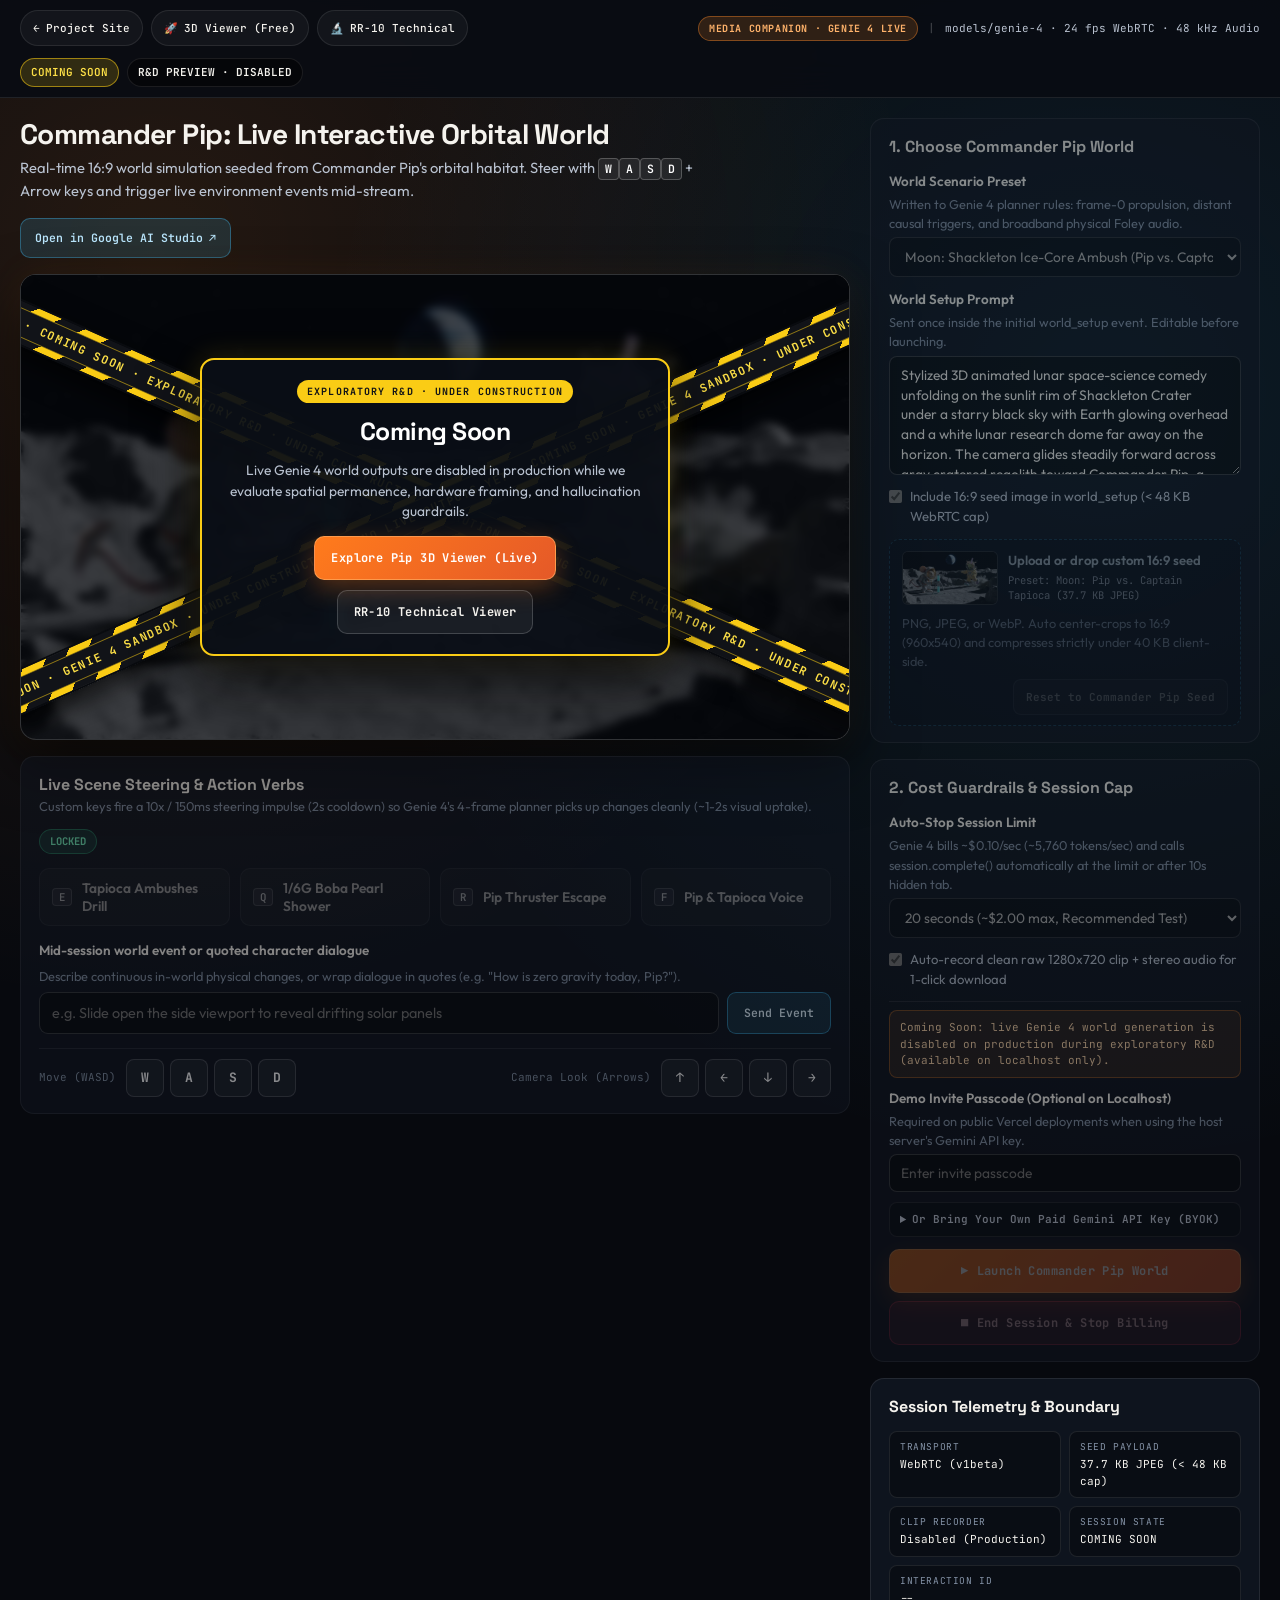
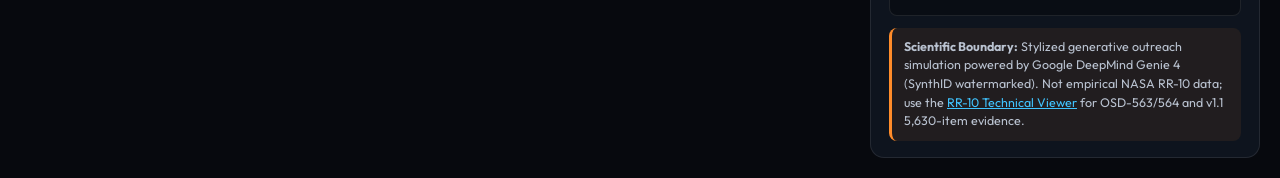
<file: web-viewer/pip-world.html>
<!DOCTYPE html>
<html lang="en">

<head>
  <meta charset="UTF-8">
  <meta name="viewport" content="width=device-width, initial-scale=1.0">
  <title>Commander Pip Live World (Genie 4) | Orbiting Minds</title>
  <link rel="preconnect" href="https://fonts.googleapis.com">
  <link rel="preconnect" href="https://fonts.gstatic.com" crossorigin>
  <link
    href="https://fonts.googleapis.com/css2?family=Space+Grotesk:wght@500;600;700&family=Outfit:wght@300;400;500;600;700&family=JetBrains+Mono:wght@400;500;600&display=swap"
    rel="stylesheet">
  <link rel="stylesheet" href="pip-world.css">
  <link rel="icon"
    href="data:image/svg+xml,<svg xmlns=%22http://www.w3.org/2000/svg%22 viewBox=%220 0 100 100%22><text y=%22.9em%22 font-size=%2290%22>🚀</text></svg>">
</head>

<body>
  <a href="#world-main" class="skip-link visually-hidden">Skip to Commander Pip World</a>

  <header class="world-header">
    <nav class="world-nav" aria-label="Viewer navigation">
      <a href="../project-site/index.html#media-companion" class="nav-pill">
        <span aria-hidden="true">←</span>
        <span>Project Site</span>
      </a>
      <a href="index.html?branch=media" class="nav-pill">
        <span aria-hidden="true">🚀</span>
        <span>3D Viewer (Free)</span>
      </a>
      <a href="index.html" class="nav-pill">
        <span aria-hidden="true">🔬</span>
        <span>RR-10 Technical</span>
      </a>
    </nav>

    <div class="header-title-block">
      <span class="badge badge-outreach">MEDIA COMPANION · GENIE 4 LIVE</span>
      <span class="header-divider" aria-hidden="true">|</span>
      <span class="header-model-tag">models/genie-4 · 24 fps WebRTC · 48 kHz Audio</span>
    </div>

    <div class="header-status-group">
      <span id="live-status-pill" class="status-pill standby">STANDBY</span>
      <span id="session-timer-badge" class="timer-pill" aria-label="Elapsed session time and estimated cost">00:00 /
        00:20 · ~$0.00</span>
    </div>
  </header>

  <main id="world-main" class="world-layout">
    <!-- Left / Primary Stage Column -->
    <section class="stage-column" aria-labelledby="world-heading">
      <div class="stage-headline">
        <div>
          <h1 id="world-heading" tabindex="-1">Commander Pip: Live Interactive Orbital World</h1>
          <p class="stage-subtitle">
            Real-time 16:9 world simulation seeded from Commander Pip's orbital habitat. Steer with
            <kbd>W</kbd><kbd>A</kbd><kbd>S</kbd><kbd>D</kbd> + Arrow keys and trigger live environment events
            mid-stream.
          </p>
        </div>
        <div class="stage-quick-links">
          <a href="https://aistudio.google.com/live?model=genie-4" target="_blank" rel="noopener noreferrer"
            class="secondary-link-btn">
            <span>Open in Google AI Studio</span>
            <span aria-hidden="true">↗</span>
          </a>
        </div>
      </div>

      <!-- 16:9 Live Video Viewport -->
      <div id="stage-frame" class="stage-frame" tabindex="0"
        aria-label="Interactive Genie 4 video viewport. Click or focus to steer with W A S D and Arrow keys.">
        <img id="seed-preview-img" src="assets/pip_genie_seed.jpg"
          alt="Commander Pip floating in zero-gravity inside the white-and-orange orbital habitat corridor reaching toward a glowing nutrient droplet"
          class="stage-media" width="960" height="540">
        <video id="world-video" class="stage-media hidden" autoplay playsinline></video>

        <!-- Standby / Connecting Overlay -->
        <div id="stage-overlay" class="stage-overlay">
          <div class="overlay-card">
            <span class="overlay-kicker">GENIE 4 REAL-TIME WORLD MODEL</span>
            <h2 id="overlay-title">Ready to Step Inside Commander Pip's Habitat</h2>
            <p id="overlay-desc">
              Initial world generation takes ~5-9 seconds before frame 1 arrives. Native stereo Foley audio starts
              automatically once connected.
            </p>
            <div class="overlay-progress hidden" id="overlay-progress">
              <progress aria-label="Connecting to Genie 4 live world"></progress>
              <span id="overlay-progress-label">Minting single-session token and opening WebRTC stream...</span>
            </div>
            <div class="overlay-cta-row">
              <button type="button" id="btn-launch-overlay" class="btn-primary-launch">
                <span aria-hidden="true">▶</span>
                <span>Launch Live World</span>
              </button>
              <button type="button" id="btn-copy-prompt-overlay" class="btn-ghost">
                <span>Copy Prompt for AI Studio</span>
              </button>
            </div>
            <p class="overlay-cost-note">
              Paid Gemini API billing (~$0.10/sec). Auto-stops at cap and after 10s if tab is hidden.
            </p>
          </div>
        </div>

        <!-- Production Coming Soon Construction Tape X Overlay (hidden on localhost R&D mode) -->
        <div id="construction-tape-overlay" class="construction-tape-overlay hidden"
          aria-label="Coming soon: Genie 4 world simulation is under construction and disabled in production">
          <div class="hazard-tape tape-diag-1" aria-hidden="true">
            <span>CAUTION · COMING SOON · EXPLORATORY R&amp;D · UNDER CONSTRUCTION · CAUTION · COMING SOON · EXPLORATORY
              R&amp;D · UNDER CONSTRUCTION</span>
          </div>
          <div class="hazard-tape tape-diag-2" aria-hidden="true">
            <span>COMING SOON · GENIE 4 SANDBOX · UNDER CONSTRUCTION · NO LIVE OUTPUTS YET · COMING SOON · GENIE 4
              SANDBOX · UNDER CONSTRUCTION</span>
          </div>
          <div class="construction-center-card">
            <span class="construction-pill">EXPLORATORY R&amp;D · UNDER CONSTRUCTION</span>
            <h2>Coming Soon</h2>
            <p>
              Live Genie 4 world outputs are disabled in production while we evaluate spatial permanence, hardware
              framing, and hallucination guardrails.
            </p>
            <div class="construction-links">
              <a href="index.html?branch=media" class="btn-primary-launch">Explore Pip 3D Viewer (Live)</a>
              <a href="index.html" class="btn-ghost">RR-10 Technical Viewer</a>
            </div>
          </div>
        </div>

        <!-- Live Floating HUD Strip (visible only while streaming) -->
        <div id="live-hud" class="live-hud hidden">
          <div class="hud-left">
            <span class="hud-live-dot" aria-hidden="true"></span>
            <span id="hud-preset-name">Orbital Habitat Corridor</span>
            <span id="hud-rec-pill" class="hud-rec-pill hidden" aria-label="Recording clean video stream">● REC</span>
            <span id="hud-focus-hint" class="hud-chip">Click viewport for WASD</span>
          </div>
          <div class="hud-right">
            <button type="button" id="btn-mute" class="hud-btn" aria-pressed="false">Mute Audio</button>
            <button type="button" id="btn-fullscreen" class="hud-btn">Fullscreen</button>
            <button type="button" id="btn-stop-hud" class="hud-btn danger">End &amp; Stop Billing</button>
          </div>
        </div>
      </div>

      <!-- Recorded Clean Clip Export Banner (shown after stopping an auto-recorded local session) -->
      <section id="clip-export-banner" class="clip-export-banner hidden" aria-label="Recorded Genie 4 clip download">
        <div class="clip-export-header">
          <div class="clip-export-info">
            <span class="clip-ready-badge">CLEAN CAPTURE READY</span>
            <p id="clip-export-meta" class="clip-export-meta">Raw 1280x720 WebRTC stream + 48 kHz audio (zero HUD overlay)</p>
          </div>
          <div class="clip-export-actions">
            <a id="btn-download-clip" class="btn-download-clip" href="#" download="orbiting_minds_genie4_clip.mp4">
              <span aria-hidden="true">⬇</span>
              <span>Download Clean Clip (MP4)</span>
            </a>
            <button type="button" id="btn-clear-clip" class="btn-ghost-sm">Discard</button>
          </div>
        </div>
        <video id="clip-preview-video" class="clip-preview-video" controls playsinline></video>
      </section>

      <!-- Centralized accessible live regions -->
      <div id="polite-announcer" class="visually-hidden" aria-live="polite" aria-atomic="true"></div>
      <div id="error-banner" class="error-banner hidden" role="alert"></div>

      <!-- Custom Key-Bound World Steering Verbs (Pattern 2: 10x/150ms + 2s cooldown) -->
      <div class="steering-bar" aria-label="Live world action controls">
        <div class="steering-header">
          <div>
            <h2>Live Scene Steering &amp; Action Verbs</h2>
            <p class="steering-hint">Custom keys fire a 10x / 150ms steering impulse (2s cooldown) so Genie 4's 4-frame
              planner picks up changes cleanly (~1-2s visual uptake).</p>
          </div>
          <span id="cooldown-indicator" class="cooldown-pill">READY</span>
        </div>

        <div class="action-verbs-grid">
          <button type="button" class="verb-btn" data-verb-key="KeyE" id="verb-btn-e">
            <kbd>E</kbd>
            <span class="verb-label">Open Earth Cupola</span>
          </button>
          <button type="button" class="verb-btn" data-verb-key="KeyQ" id="verb-btn-q">
            <kbd>Q</kbd>
            <span class="verb-label">Release Zero-G Droplets</span>
          </button>
          <button type="button" class="verb-btn" data-verb-key="KeyR" id="verb-btn-r">
            <kbd>R</kbd>
            <span class="verb-label">Open Airlock Bay</span>
          </button>
          <button type="button" class="verb-btn" data-verb-key="KeyF" id="verb-btn-f">
            <kbd>F</kbd>
            <span class="verb-label">Pip Voice Line</span>
          </button>
        </div>

        <!-- Free-form Mid-Session Prompt Bar -->
        <form id="custom-steer-form" class="steer-form">
          <label for="custom-steer-input" class="steer-label">Mid-session world event or quoted character
            dialogue</label>
          <span id="custom-steer-hint" class="field-hint">Describe continuous in-world physical changes, or wrap
            dialogue in quotes (e.g. "How is zero gravity today, Pip?").</span>
          <div class="steer-input-row">
            <input id="custom-steer-input" type="text" autocomplete="off" aria-describedby="custom-steer-hint"
              placeholder='e.g. Slide open the side viewport to reveal drifting solar panels'>
            <button type="submit" id="btn-send-steer" class="btn-send-steer">Send Event</button>
          </div>
        </form>

        <!-- On-Screen Touch / Click Movement & Camera Pad -->
        <div class="dpad-strip">
          <div class="dpad-group">
            <span class="dpad-title">Move (WASD)</span>
            <div class="dpad-keys">
              <button type="button" class="pad-key" data-genie-input="key_w" aria-label="Move forward (W)">W</button>
              <button type="button" class="pad-key" data-genie-input="key_a" aria-label="Strafe left (A)">A</button>
              <button type="button" class="pad-key" data-genie-input="key_s" aria-label="Move backward (S)">S</button>
              <button type="button" class="pad-key" data-genie-input="key_d" aria-label="Strafe right (D)">D</button>
            </div>
          </div>
          <div class="dpad-group">
            <span class="dpad-title">Camera Look (Arrows)</span>
            <div class="dpad-keys">
              <button type="button" class="pad-key" data-genie-input="arrow_up" aria-label="Tilt camera up">↑</button>
              <button type="button" class="pad-key" data-genie-input="arrow_left"
                aria-label="Pan camera left">←</button>
              <button type="button" class="pad-key" data-genie-input="arrow_down"
                aria-label="Tilt camera down">↓</button>
              <button type="button" class="pad-key" data-genie-input="arrow_right"
                aria-label="Pan camera right">→</button>
            </div>
          </div>
        </div>
      </div>
    </section>

    <!-- Right Control & Guardrails Sidebar -->
    <aside class="control-sidebar" aria-label="Session setup and cost guardrails">
      <div class="panel-card">
        <h2>1. Choose Commander Pip World</h2>
        <div class="field-group">
          <label for="preset-select">World Scenario Preset</label>
          <span id="preset-hint" class="field-hint">Written to Genie 4 planner rules: frame-0 propulsion, distant causal
            triggers, and broadband physical Foley audio.</span>
          <select id="preset-select" aria-describedby="preset-hint">
            <option value="lunar_ice_ambush">Moon: Shackleton Ice-Core Ambush (Pip vs. Captain Tapioca)</option>
            <option value="pip_vs_tapioca">Orbital Corridor: Zero-G Boba Chase (Pip vs. Tapioca v2)</option>
            <option value="pip_vs_tapioca_wide">Orbital Corridor: Wide Runway Chase (Pip vs. Tapioca v1)</option>
            <option value="pip_corridor">Orbital Habitat Corridor (Solo Commander Pip)</option>
            <option value="cupola_sunrise">Cupola Earth-Sunrise Bay (First-Person EVA)</option>
            <option value="botany_dome">Zero-G Bio-Botany Dome (Outreach Explorer)</option>
          </select>
        </div>

        <div class="field-group">
          <label for="world-prompt-textarea">World Setup Prompt</label>
          <span id="prompt-hint" class="field-hint">Sent once inside the initial world_setup event. Editable before
            launching.</span>
          <textarea id="world-prompt-textarea" rows="5" aria-describedby="prompt-hint"></textarea>
        </div>

        <label class="checkbox-row" for="toggle-use-seed-image">
          <input type="checkbox" id="toggle-use-seed-image" checked>
          <span>Include 16:9 seed image in world_setup (&lt; 48 KB WebRTC cap)</span>
        </label>

        <div id="seed-dropzone" class="seed-dropzone">
          <input type="file" id="custom-seed-file" name="custom_seed_file" class="visually-hidden"
            accept="image/png,image/jpeg,image/webp" aria-describedby="seed-upload-hint">
          <label for="custom-seed-file" class="seed-dropzone-label">
            <img id="seed-thumb-img" src="assets/pip_genie_seed.jpg" alt="Active 16:9 seed image thumbnail"
              class="seed-thumb-img" width="96" height="54">
            <span class="seed-dropzone-copy">
              <strong class="seed-dropzone-title">Upload or drop custom 16:9 seed</strong>
              <span id="seed-upload-status" class="seed-upload-status">Default: Commander Pip (31.9 KB JPEG)</span>
            </span>
          </label>
          <span id="seed-upload-hint" class="field-hint">
            PNG, JPEG, or WebP. Auto center-crops to 16:9 (960x540) and compresses strictly under 40 KB client-side.
          </span>
          <div class="seed-uploader-actions">
            <button type="button" id="btn-reset-seed" class="btn-ghost-sm" disabled>Reset to Commander Pip Seed</button>
          </div>
        </div>
      </div>

      <div class="panel-card">
        <h2>2. Cost Guardrails &amp; Session Cap</h2>
        <div class="field-group">
          <label for="duration-select">Auto-Stop Session Limit</label>
          <span id="duration-hint" class="field-hint">Genie 4 bills ~$0.10/sec (~5,760 tokens/sec) and calls
            session.complete() automatically at the limit or after 10s hidden tab.</span>
          <select id="duration-select" aria-describedby="duration-hint">
            <option value="10">10 seconds (~$1.00 max, Quick Test)</option>
            <option value="20" selected>20 seconds (~$2.00 max, Recommended Test)</option>
            <option value="30">30 seconds (~$3.00 max)</option>
            <option value="45">45 seconds (~$4.50 max)</option>
            <option value="60">60 seconds (~$6.00 max)</option>
            <option value="90">90 seconds (~$9.00 max, Coherence Limit)</option>
          </select>
        </div>

        <label class="checkbox-row" for="toggle-auto-record">
          <input type="checkbox" id="toggle-auto-record" checked>
          <span>Auto-record clean raw 1280x720 clip + stereo audio for 1-click download</span>
        </label>

        <div class="auth-section">
          <p id="backend-status-text" class="backend-status">Checking /api/genie-session endpoint...</p>

          <div class="field-group" id="passcode-group">
            <label for="passcode-input">Demo Invite Passcode (Optional on Localhost)</label>
            <span id="passcode-hint" class="field-hint">Required on public Vercel deployments when using the host
              server's Gemini API key.</span>
            <input id="passcode-input" type="password" autocomplete="off" aria-describedby="passcode-hint"
              placeholder="Enter invite passcode">
          </div>

          <details class="byok-details" id="byok-details">
            <summary>Or Bring Your Own Paid Gemini API Key (BYOK)</summary>
            <div class="byok-body">
              <label for="byok-key-input">Paid-Tier Gemini API Key</label>
              <span id="byok-hint" class="field-hint">Sent once over HTTPS to mint a single-session ephemeral
                auth_token; never stored in localStorage or server logs.</span>
              <input id="byok-key-input" type="password" autocomplete="off" aria-describedby="byok-hint"
                placeholder="AIza...">
            </div>
          </details>
        </div>

        <div class="session-btn-stack">
          <button type="button" id="btn-start-session" class="btn-primary-launch full-width">
            <span aria-hidden="true">▶</span>
            <span>Launch Commander Pip World</span>
          </button>
          <button type="button" id="btn-stop-session" class="btn-stop-session full-width" disabled>
            <span aria-hidden="true">■</span>
            <span>End Session &amp; Stop Billing</span>
          </button>
        </div>
      </div>

      <div class="panel-card telemetry-card">
        <h2>Session Telemetry &amp; Boundary</h2>
        <dl class="telemetry-list">
          <div>
            <dt>Transport</dt>
            <dd id="tel-transport">WebRTC (v1beta)</dd>
          </div>
          <div>
            <dt>Seed Payload</dt>
            <dd id="tel-seed-size">31.9 KB JPEG (&lt; 48 KB cap)</dd>
          </div>
          <div>
            <dt>Clip Recorder</dt>
            <dd id="tel-rec-status">Armed (Auto MP4)</dd>
          </div>
          <div>
            <dt>Session State</dt>
            <dd id="tel-state">Standby</dd>
          </div>
          <div class="telemetry-wide">
            <dt>Interaction ID</dt>
            <dd id="tel-interaction-id" class="mono-truncate">--</dd>
          </div>
        </dl>
        <p class="boundary-notice">
          <strong>Scientific Boundary:</strong> Stylized generative outreach simulation powered by Google DeepMind Genie
          4 (SynthID watermarked). Not empirical NASA RR-10 data; use the <a href="index.html">RR-10 Technical
            Viewer</a> for OSD-563/564 and v1.1 5,630-item evidence.
        </p>
      </div>
    </aside>
  </main>

  <script type="module" src="pip-world.js"></script>
</body>

</html>
</file>
<file: project-site/style.css>
/* ==========================================================================
   Orbiting Minds: An RR-10 Data-to-3D Simulation Experience
   Project Site Stylesheet (Sophisticated Space-Bioscience Editorial Aesthetic)
   ========================================================================== */

/* Fonts loaded non-blocking via <link> in index.html */

:root {
  /* Color Palette - Restrained Bioscience Editorial */
  --bg-primary: #090b0e;
  --bg-secondary: #0f1218;
  --bg-card: #131720;
  --bg-card-hover: #181e2b;
  --bg-surface-elevated: #1d2331;
  
  --border-subtle: rgba(255, 255, 255, 0.08);
  --border-medium: rgba(255, 255, 255, 0.14);
  --border-focus: rgba(211, 106, 83, 0.5);

  --text-primary: #f5f2eb;
  --text-secondary: #b8b2a7;
  --text-muted: #78736a;

  /* Accent Colors */
  --accent-terracotta: #d36a53;
  --accent-terracotta-hover: #e07a63;
  --accent-terracotta-glow: rgba(211, 106, 83, 0.15);
  
  --accent-cyan: #40c4ff;
  --accent-coral: #ff5252;
  --accent-gold: #d4af37;
  --accent-orange: #ff6f00;

  /* Typography */
  --font-display: 'Space Grotesk', -apple-system, BlinkMacSystemFont, sans-serif;
  --font-body: 'Plus Jakarta Sans', -apple-system, BlinkMacSystemFont, sans-serif;
  --font-mono: 'JetBrains Mono', monospace;

  /* Layout */
  --max-width: 1200px;
  --nav-height: 72px;
  --radius-sm: 4px;
  --radius-md: 8px;
  --radius-lg: 12px;
  
  --transition-fast: 0.2s cubic-bezier(0.16, 1, 0.3, 1);
  --transition-normal: 0.35s cubic-bezier(0.16, 1, 0.3, 1);
}

/* Reset & Base */
*, *::before, *::after {
  box-sizing: border-box;
  margin: 0;
  padding: 0;
}

html {
  scroll-behavior: smooth;
  color-scheme: dark;
  font-size: 16px;
  container-type: scroll-state;
}

:target {
  scroll-margin-top: 5.5rem;
}

body {
  background-color: var(--bg-primary);
  color: var(--text-primary);
  font-family: var(--font-body);
  line-height: 1.65;
  font-weight: 400;
  overflow-x: hidden;
  -webkit-font-smoothing: antialiased;
  -moz-osx-font-smoothing: grayscale;
}

/* Typography Defaults */
h1, h2, h3, h4, .font-display {
  font-family: var(--font-display);
  font-weight: 600;
  letter-spacing: -0.02em;
  color: var(--text-primary);
  line-height: 1.2;
}

p {
  color: var(--text-secondary);
}

a {
  color: var(--text-primary);
  text-decoration: none;
  transition: color var(--transition-fast);
}

a:hover {
  color: var(--accent-terracotta);
}

button {
  font-family: var(--font-body);
  cursor: pointer;
  border: none;
  background: none;
}

/* Utility Containers */
.container {
  width: 100%;
  max-width: var(--max-width);
  margin-left: auto;
  margin-right: auto;
  padding-left: 2rem;
  padding-right: 2rem;
}

/* Tag / Badge System */
.badge {
  display: inline-flex;
  align-items: center;
  gap: 0.4rem;
  font-family: var(--font-mono);
  font-size: 0.75rem;
  font-weight: 500;
  text-transform: uppercase;
  letter-spacing: 0.06em;
  padding: 0.25rem 0.65rem;
  border-radius: var(--radius-sm);
  background: rgba(255, 255, 255, 0.05);
  border: 1px solid var(--border-subtle);
  color: var(--text-secondary);
}

.badge-terracotta {
  background: rgba(211, 106, 83, 0.12);
  border-color: rgba(211, 106, 83, 0.3);
  color: var(--accent-terracotta);
}

.badge-cyan {
  background: rgba(64, 196, 255, 0.12);
  border-color: rgba(64, 196, 255, 0.3);
  color: var(--accent-cyan);
}

.badge-gold {
  background: rgba(212, 175, 55, 0.12);
  border-color: rgba(212, 175, 55, 0.3);
  color: var(--accent-gold);
}

/* Sticky Navigation Header (Compact single-row, hides on scroll-down) */
.site-header {
  position: fixed;
  top: 0;
  left: 0;
  width: 100%;
  height: var(--nav-height);
  background: rgba(9, 11, 14, 0.86);
  backdrop-filter: blur(14px);
  -webkit-backdrop-filter: blur(14px);
  border-bottom: 1px solid var(--border-subtle);
  z-index: 1000;
  display: flex;
  align-items: center;
  transition: transform 0.28s cubic-bezier(0.16, 1, 0.3, 1);
}

@container scroll-state((scrolled: bottom) and (scrollable: top)) {
  .site-header:not(:focus-within):not(.nav-menu-open) {
    transform: translateY(-100%);
  }
}

.site-header.is-hidden:not(:focus-within):not(.nav-menu-open) {
  transform: translateY(-100%);
}

.nav-inner {
  display: flex;
  align-items: center;
  justify-content: space-between;
  gap: 1rem;
  flex-wrap: nowrap;
}

.nav-brand {
  display: inline-flex;
  align-items: center;
  gap: 0.65rem;
  font-family: var(--font-display);
  font-size: 1.1rem;
  font-weight: 700;
  letter-spacing: -0.01em;
  white-space: nowrap;
  flex-shrink: 0;
}

.nav-brand .badge {
  white-space: nowrap;
}

.nav-brand-dot {
  width: 8px;
  height: 8px;
  border-radius: 50%;
  background: var(--accent-terracotta);
  box-shadow: 0 0 8px var(--accent-terracotta);
  flex-shrink: 0;
}

.nav-menu {
  display: flex;
  align-items: center;
  gap: 1.25rem;
  list-style: none;
  flex-wrap: nowrap;
}

.nav-link {
  font-size: 0.88rem;
  font-weight: 500;
  color: var(--text-secondary);
  white-space: nowrap;
  transition: color var(--transition-fast);
}

.nav-link:hover, .nav-link:focus-visible {
  color: var(--text-primary);
}

.nav-cta-btn {
  display: inline-flex;
  align-items: center;
  gap: 0.45rem;
  background: rgba(255, 255, 255, 0.08);
  border: 1px solid var(--border-medium);
  color: var(--text-primary);
  padding: 0.48rem 0.95rem;
  font-size: 0.84rem;
  font-weight: 600;
  border-radius: var(--radius-sm);
  white-space: nowrap;
  flex-shrink: 0;
  transition: all var(--transition-fast);
}

.nav-cta-btn:hover {
  background: var(--accent-terracotta);
  border-color: var(--accent-terracotta);
  color: #fff;
  transform: translateY(-1px);
}

/* Mobile Nav Toggle */
.mobile-nav-toggle {
  display: none;
  background: none;
  border: 1px solid var(--border-subtle);
  color: var(--text-primary);
  padding: 0.5rem;
  border-radius: var(--radius-sm);
}

/* Hero Section */
.hero-section {
  padding-top: calc(var(--nav-height) + 4.5rem);
  padding-bottom: 5rem;
  position: relative;
  overflow: hidden;
  border-bottom: 1px solid var(--border-subtle);
}

.hero-grid {
  display: grid;
  grid-template-columns: 1.15fr 0.85fr;
  gap: 3.5rem;
  align-items: center;
}

.hero-content {
  display: flex;
  flex-direction: column;
  gap: 1.5rem;
}

.hero-tag-row {
  display: flex;
  align-items: center;
  gap: 0.75rem;
  flex-wrap: wrap;
}

.hero-title {
  font-size: clamp(2.75rem, 5vw, 4rem);
  font-weight: 700;
  line-height: 1.08;
  letter-spacing: -0.03em;
  color: var(--text-primary);
}

.hero-subtitle {
  font-size: 1.35rem;
  font-weight: 500;
  color: var(--accent-terracotta);
  font-family: var(--font-display);
  letter-spacing: -0.01em;
}

.hero-summary {
  font-size: 1.125rem;
  color: var(--text-secondary);
  line-height: 1.6;
  max-width: 580px;
}

.hero-cta-group {
  display: flex;
  gap: 1rem;
  margin-top: 0.5rem;
  flex-wrap: wrap;
}

.btn-primary {
  display: inline-flex;
  align-items: center;
  justify-content: center;
  gap: 0.6rem;
  background: var(--accent-terracotta);
  color: #ffffff;
  padding: 0.85rem 1.65rem;
  font-size: 0.95rem;
  font-weight: 600;
  border-radius: var(--radius-sm);
  transition: all var(--transition-fast);
  box-shadow: 0 4px 16px var(--accent-terracotta-glow);
}

.btn-primary:hover {
  background: var(--accent-terracotta-hover);
  transform: translateY(-2px);
  color: #fff;
}

.btn-secondary {
  display: inline-flex;
  align-items: center;
  justify-content: center;
  gap: 0.6rem;
  background: rgba(255, 255, 255, 0.05);
  border: 1px solid var(--border-medium);
  color: var(--text-primary);
  padding: 0.85rem 1.5rem;
  font-size: 0.95rem;
  font-weight: 600;
  border-radius: var(--radius-sm);
  transition: all var(--transition-fast);
}

.btn-secondary:hover {
  background: rgba(255, 255, 255, 0.1);
  border-color: rgba(255, 255, 255, 0.25);
  transform: translateY(-2px);
}

.hero-provenance {
  font-family: var(--font-mono);
  font-size: 0.8rem;
  color: var(--text-muted);
  border-left: 2px solid var(--accent-terracotta);
  padding-left: 0.75rem;
  margin-top: 0.5rem;
}

/* Hero Visual Card */
.hero-visual-card {
  position: relative;
  background: var(--bg-card);
  border: 1px solid var(--border-medium);
  border-radius: var(--radius-lg);
  overflow: hidden;
  box-shadow: 0 16px 40px rgba(0, 0, 0, 0.4);
  transition: border-color var(--transition-fast);
}

.hero-visual-card:hover {
  border-color: var(--border-focus);
}

.hero-preview-img {
  width: 100%;
  height: 380px;
  object-fit: cover;
  display: block;
  filter: contrast(1.05) brightness(0.95);
}

.hero-visual-telemetry {
  padding: 1.25rem;
  background: var(--bg-secondary);
  border-top: 1px solid var(--border-subtle);
  display: grid;
  grid-template-columns: repeat(2, 1fr);
  gap: 0.75rem;
}

.telemetry-item {
  display: flex;
  flex-direction: column;
}

.telemetry-label {
  font-family: var(--font-mono);
  font-size: 0.7rem;
  text-transform: uppercase;
  color: var(--text-muted);
}

.telemetry-value {
  font-family: var(--font-mono);
  font-size: 0.85rem;
  font-weight: 600;
  color: var(--text-primary);
}

/* Section Common Styles */
.section {
  padding-top: 5.5rem;
  padding-bottom: 5.5rem;
  border-bottom: 1px solid var(--border-subtle);
}

.section-header {
  margin-bottom: 3.5rem;
  max-width: 780px;
}

.section-eyebrow {
  font-family: var(--font-mono);
  font-size: 0.8rem;
  text-transform: uppercase;
  letter-spacing: 0.08em;
  color: var(--accent-terracotta);
  margin-bottom: 0.5rem;
}

.section-title {
  font-size: clamp(2rem, 3.5vw, 2.75rem);
  font-weight: 700;
  letter-spacing: -0.02em;
  margin-bottom: 1rem;
}

.section-description {
  font-size: 1.1rem;
  color: var(--text-secondary);
  line-height: 1.6;
}

/* Project Overview Two-Mode Cards */
.overview-grid {
  display: grid;
  grid-template-columns: 1fr 1fr;
  gap: 2rem;
}

.mode-card {
  background: var(--bg-card);
  border: 1px solid var(--border-subtle);
  border-radius: var(--radius-md);
  padding: 2.5rem;
  display: flex;
  flex-direction: column;
  gap: 1.25rem;
  position: relative;
  transition: all var(--transition-normal);
}

.mode-card:hover {
  background: var(--bg-card-hover);
  border-color: var(--border-medium);
  transform: translateY(-3px);
}

.mode-card-technical {
  border-top: 3px solid var(--accent-terracotta);
}

.mode-card-media {
  border-top: 3px solid var(--accent-gold);
}

.mode-card-title {
  font-size: 1.5rem;
  font-weight: 600;
}

.mode-card-desc {
  font-size: 0.95rem;
  color: var(--text-secondary);
  line-height: 1.6;
}

.feature-list {
  list-style: none;
  display: flex;
  flex-direction: column;
  gap: 0.6rem;
  margin-top: 0.5rem;
}

.feature-item {
  font-size: 0.9rem;
  color: var(--text-secondary);
  display: flex;
  align-items: baseline;
  gap: 0.6rem;
}

.feature-bullet {
  color: var(--accent-terracotta);
  font-family: var(--font-mono);
  font-weight: 600;
}

.feature-bullet-gold {
  color: var(--accent-gold);
  font-family: var(--font-mono);
  font-weight: 600;
}

/* Technical Benchmark Section */
.tech-benchmark-grid {
  display: grid;
  grid-template-columns: 1.2fr 0.8fr;
  gap: 3rem;
  align-items: start;
}

.tech-info-column {
  display: flex;
  flex-direction: column;
  gap: 2rem;
}

.anatomy-list {
  display: flex;
  flex-direction: column;
  gap: 1.25rem;
}

.anatomy-item {
  border-left: 2px solid var(--border-subtle);
  padding-left: 1.25rem;
  transition: border-color var(--transition-fast);
}

.anatomy-item:hover {
  border-color: var(--accent-terracotta);
}

.anatomy-title {
  font-size: 1.05rem;
  font-weight: 600;
  margin-bottom: 0.25rem;
  color: var(--text-primary);
}

.anatomy-desc {
  font-size: 0.9rem;
  color: var(--text-secondary);
}

/* Viewer Modes Row */
.modes-showcase {
  background: var(--bg-card);
  border: 1px solid var(--border-subtle);
  border-radius: var(--radius-md);
  padding: 1.75rem;
  display: flex;
  flex-direction: column;
  gap: 1rem;
}

.modes-pills {
  display: grid;
  grid-template-columns: repeat(3, 1fr);
  gap: 0.75rem;
}

.mode-pill-item {
  background: var(--bg-secondary);
  border: 1px solid var(--border-subtle);
  padding: 1rem;
  border-radius: var(--radius-sm);
  text-align: left;
}

.mode-pill-name {
  font-family: var(--font-mono);
  font-size: 0.8rem;
  font-weight: 600;
  color: var(--accent-terracotta);
  margin-bottom: 0.35rem;
}

.mode-pill-desc {
  font-size: 0.8rem;
  color: var(--text-secondary);
  line-height: 1.4;
}

/* Viewer Launch Card */
.viewer-launch-card {
  background: var(--bg-card);
  border: 1px solid var(--border-medium);
  border-radius: var(--radius-lg);
  overflow: hidden;
  position: sticky;
  top: calc(var(--nav-height) + 1.5rem);
}

.viewer-card-preview {
  position: relative;
  height: 280px;
  overflow: hidden;
}

.viewer-card-img {
  width: 100%;
  height: 100%;
  object-fit: cover;
  transition: transform var(--transition-normal);
}

.viewer-launch-card:hover .viewer-card-img {
  transform: scale(1.03);
}

.viewer-card-overlay {
  position: absolute;
  inset: 0;
  background: linear-gradient(to top, rgba(15, 18, 24, 0.95), rgba(15, 18, 24, 0.2));
  display: flex;
  align-items: flex-end;
  padding: 1.5rem;
}

.viewer-card-body {
  padding: 1.75rem;
  display: flex;
  flex-direction: column;
  gap: 1rem;
}

.interpretation-boundary-box {
  background: rgba(211, 106, 83, 0.08);
  border-left: 3px solid var(--accent-terracotta);
  padding: 0.85rem 1rem;
  font-size: 0.85rem;
  color: var(--text-secondary);
  border-radius: 0 var(--radius-sm) var(--radius-sm) 0;
}

.interpretation-boundary-box strong {
  color: var(--accent-terracotta);
}

/* Data and Findings Split Layout */
.data-findings-grid {
  display: grid;
  grid-template-columns: 1.05fr 0.95fr;
  gap: 3rem;
}

.data-summary-box {
  display: flex;
  flex-direction: column;
  gap: 1.5rem;
}

.stats-highlight-grid {
  display: grid;
  grid-template-columns: repeat(2, 1fr);
  gap: 1.25rem;
  margin-top: 0.5rem;
}

.stat-card {
  background: var(--bg-card);
  border: 1px solid var(--border-subtle);
  border-radius: var(--radius-md);
  padding: 1.25rem;
  display: flex;
  flex-direction: column;
  gap: 0.35rem;
}

.stat-dataset {
  font-family: var(--font-mono);
  font-size: 0.75rem;
  color: var(--accent-cyan);
  text-transform: uppercase;
}

.stat-number {
  font-family: var(--font-display);
  font-size: 1.65rem;
  font-weight: 700;
  color: var(--text-primary);
}

.stat-label {
  font-size: 0.8rem;
  color: var(--text-secondary);
}

.data-preview-visual {
  background: var(--bg-card);
  border: 1px solid var(--border-subtle);
  border-radius: var(--radius-md);
  overflow: hidden;
  display: flex;
  flex-direction: column;
}

.data-preview-img {
  width: 100%;
  height: 280px;
  object-fit: cover;
  border-bottom: 1px solid var(--border-subtle);
}

.data-preview-caption {
  padding: 1.25rem;
  font-size: 0.85rem;
  color: var(--text-secondary);
  line-height: 1.5;
}

/* AI Reasoning Benchmark & Rubric */
.rubric-grid {
  display: grid;
  grid-template-columns: repeat(auto-fit, minmax(210px, 1fr));
  gap: 1.25rem;
  margin-bottom: 2.5rem;
}

.rubric-card {
  background: var(--bg-card);
  border: 1px solid var(--border-subtle);
  border-radius: var(--radius-md);
  padding: 1.5rem;
  display: flex;
  flex-direction: column;
  gap: 0.75rem;
  transition: transform var(--transition-fast), border-color var(--transition-fast);
}

.rubric-card:hover {
  transform: translateY(-2px);
  border-color: var(--border-medium);
}

.rubric-card.highlight-danger {
  border-color: rgba(211, 106, 83, 0.4);
  background: linear-gradient(180deg, rgba(211, 106, 83, 0.08) 0%, var(--bg-card) 100%);
}

.rubric-card.highlight-warning {
  border-color: rgba(212, 175, 55, 0.35);
  background: linear-gradient(180deg, rgba(212, 175, 55, 0.06) 0%, var(--bg-card) 100%);
}

.rubric-card-header {
  display: flex;
  justify-content: space-between;
  align-items: center;
}

.rubric-number {
  font-family: var(--font-mono);
  font-size: 0.75rem;
  color: var(--text-muted);
  font-weight: 600;
  text-transform: uppercase;
  letter-spacing: 0.05em;
}

.rubric-card-title {
  font-size: 1.05rem;
  font-weight: 600;
  color: var(--text-primary);
  line-height: 1.3;
}

.rubric-card-desc {
  font-size: 0.82rem;
  color: var(--text-secondary);
  line-height: 1.5;
}

.rubric-card-desc strong {
  color: var(--accent-terracotta);
}

.benchmark-scorecard-container {
  background: var(--bg-card);
  border: 1px solid var(--border-medium);
  border-radius: var(--radius-lg);
  padding: 2rem;
  display: flex;
  flex-direction: column;
  gap: 1.5rem;
}

.benchmark-scorecard-header {
  display: flex;
  justify-content: space-between;
  align-items: flex-start;
  flex-wrap: wrap;
  gap: 1rem;
}

.benchmark-table-title {
  font-size: 1.25rem;
  font-weight: 700;
  color: var(--text-primary);
}

.benchmark-table-sub {
  font-size: 0.85rem;
  color: var(--text-secondary);
  margin-top: 0.25rem;
}

.benchmark-badges {
  display: flex;
  gap: 0.5rem;
}

.benchmark-table {
  width: 100%;
  border-collapse: collapse;
  font-size: 0.875rem;
}

.benchmark-table th {
  background: var(--bg-secondary);
  padding: 1rem 1.25rem;
  font-family: var(--font-mono);
  font-size: 0.72rem;
  text-transform: uppercase;
  letter-spacing: 0.05em;
  color: var(--text-muted);
  border-bottom: 1px solid var(--border-medium);
}

.benchmark-table td {
  padding: 1rem 1.25rem;
  border-bottom: 1px solid var(--border-subtle);
  color: var(--text-secondary);
  vertical-align: middle;
}

.benchmark-table tr:last-child td {
  border-bottom: none;
}

.benchmark-table tr:hover td {
  background: rgba(255, 255, 255, 0.02);
}

.benchmark-table tr.row-perfect td {
  background: rgba(64, 196, 255, 0.02);
}

.model-cell {
  display: flex;
  flex-direction: column;
  gap: 0.2rem;
}

.model-name {
  font-weight: 600;
  color: var(--text-primary);
  font-family: var(--font-display);
  font-size: 0.92rem;
}

.model-vendor {
  font-size: 0.75rem;
  color: var(--text-muted);
  font-family: var(--font-mono);
}

.text-center {
  text-align: center;
}

.score-pill {
  display: inline-block;
  padding: 0.25rem 0.6rem;
  border-radius: var(--radius-sm);
  font-size: 0.78rem;
  font-weight: 600;
  font-family: var(--font-mono);
}

.score-pill.pass {
  background: rgba(46, 204, 113, 0.12);
  color: #2ecc71;
  border: 1px solid rgba(46, 204, 113, 0.25);
}

.score-pill.fail {
  background: rgba(231, 76, 60, 0.12);
  color: #e74c3c;
  border: 1px solid rgba(231, 76, 60, 0.25);
}

.score-pill.total-100 {
  background: rgba(64, 196, 255, 0.15);
  color: var(--accent-cyan);
  border: 1px solid rgba(64, 196, 255, 0.35);
}

.score-pill.total-high {
  background: rgba(212, 175, 55, 0.15);
  color: var(--accent-gold);
  border: 1px solid rgba(212, 175, 55, 0.35);
}

.score-pill.total-mid {
  background: rgba(255, 255, 255, 0.06);
  color: var(--text-secondary);
  border: 1px solid var(--border-subtle);
}

.benchmark-action-strip {
  display: flex;
  justify-content: space-between;
  align-items: center;
  background: var(--bg-secondary);
  border: 1px solid var(--border-subtle);
  border-radius: var(--radius-md);
  padding: 1.25rem 1.5rem;
  flex-wrap: wrap;
  gap: 1.25rem;
  margin-top: 0.5rem;
}

.benchmark-strip-info {
  display: flex;
  align-items: center;
  gap: 1rem;
}

.strip-icon {
  font-size: 1.6rem;
}

.benchmark-strip-info strong {
  color: var(--text-primary);
  font-size: 0.95rem;
  display: block;
  margin-bottom: 0.15rem;
}

.benchmark-strip-info p {
  font-size: 0.8rem;
  color: var(--text-muted);
}

.benchmark-strip-buttons {
  display: flex;
  gap: 0.75rem;
  flex-wrap: wrap;
}

.btn-benchmark-primary, .btn-benchmark-secondary {
  display: inline-flex;
  align-items: center;
  gap: 0.4rem;
  padding: 0.6rem 1rem;
  border-radius: var(--radius-sm);
  font-size: 0.82rem;
  font-weight: 600;
  transition: all var(--transition-fast);
}

.btn-benchmark-primary {
  background: var(--accent-terracotta);
  color: #ffffff;
}

.btn-benchmark-primary:hover {
  background: var(--accent-terracotta-hover);
  color: #ffffff;
}

.btn-benchmark-secondary {
  background: var(--bg-card);
  border: 1px solid var(--border-medium);
  color: var(--text-primary);
}

.btn-benchmark-secondary:hover {
  background: var(--bg-card-hover);
  border-color: var(--accent-terracotta);
  color: var(--accent-terracotta);
}

/* Data-to-3D Visual Mapping Table */
.table-wrapper {
  width: 100%;
  overflow-x: auto;
  border: 1px solid var(--border-subtle);
  border-radius: var(--radius-md);
  background: var(--bg-card);
}

.mapping-table {
  width: 100%;
  border-collapse: collapse;
  text-align: left;
  font-size: 0.9rem;
}

.mapping-table th {
  background: var(--bg-secondary);
  padding: 1.15rem 1.5rem;
  font-family: var(--font-mono);
  font-size: 0.75rem;
  text-transform: uppercase;
  letter-spacing: 0.05em;
  color: var(--text-muted);
  border-bottom: 1px solid var(--border-medium);
}

.mapping-table td {
  padding: 1.15rem 1.5rem;
  border-bottom: 1px solid var(--border-subtle);
  vertical-align: top;
  color: var(--text-secondary);
}

.mapping-table tr:last-child td {
  border-bottom: none;
}

.mapping-table tr:hover td {
  background: rgba(255, 255, 255, 0.02);
}

.mapping-source {
  font-weight: 600;
  color: var(--text-primary);
}

.mapping-encoding {
  font-family: var(--font-mono);
  font-size: 0.85rem;
  color: var(--accent-terracotta);
}

.mapping-boundary {
  font-size: 0.85rem;
  color: var(--text-secondary);
}

/* Media Companion & Miris Video Placeholder Component */
.media-companion-layout {
  display: grid;
  grid-template-columns: 1fr 1fr;
  gap: 3.5rem;
  align-items: center;
}

.video-player-component {
  position: relative;
  background: var(--bg-secondary);
  border: 1px solid rgba(212, 175, 55, 0.28);
  border-radius: var(--radius-lg);
  overflow: hidden;
  box-shadow: 0 16px 40px rgba(0, 0, 0, 0.55);
  display: flex;
  flex-direction: column;
}

.video-poster-wrapper {
  position: relative;
  width: 100%;
  aspect-ratio: 16 / 9;
  background: #000;
  overflow: hidden;
}

.cinematic-video-element,
.active-video-element {
  width: 100%;
  height: 100%;
  object-fit: cover;
  display: block;
  background: #000;
  outline: none;
}

.video-caption-bar {
  display: flex;
  justify-content: space-between;
  align-items: center;
  padding: 0.85rem 1.25rem;
  background: rgba(10, 12, 16, 0.95);
  border-top: 1px solid var(--border-subtle);
}

.video-clip-title {
  font-family: var(--font-display);
  font-size: 1.05rem;
  font-weight: 600;
  color: var(--text-primary);
  margin: 0;
}

.video-clip-sub {
  font-size: 0.8rem;
  color: var(--text-secondary);
  margin: 0.2rem 0 0 0;
}

.character-spec-list {
  display: grid;
  grid-template-columns: repeat(2, 1fr);
  gap: 1rem;
  margin-top: 1rem;
  margin-bottom: 1rem;
}

.char-spec-item {
  background: var(--bg-card);
  border: 1px solid var(--border-subtle);
  padding: 0.85rem 1rem;
  border-radius: var(--radius-sm);
}

.char-spec-title {
  font-family: var(--font-mono);
  font-size: 0.75rem;
  color: var(--accent-gold);
  text-transform: uppercase;
  margin-bottom: 0.25rem;
}

.char-spec-value {
  font-size: 0.85rem;
  color: var(--text-secondary);
}

/* Executive Briefing Slide Deck Embed */
.deck-embed-wrapper {
  background: var(--bg-card);
  border: 1px solid var(--border-medium);
  border-radius: var(--radius-lg);
  overflow: hidden;
  margin-bottom: 3rem;
  box-shadow: 0 16px 40px rgba(0, 0, 0, 0.4);
}

.deck-embed-header {
  padding: 1.5rem 2rem;
  background: var(--bg-secondary);
  border-bottom: 1px solid var(--border-subtle);
  display: flex;
  justify-content: space-between;
  align-items: center;
  flex-wrap: wrap;
  gap: 1rem;
}

.deck-header-meta {
  display: flex;
  flex-direction: column;
  gap: 0.35rem;
}

.deck-header-title {
  font-size: 1.2rem;
  font-weight: 700;
  color: var(--text-primary);
}

.deck-header-sub {
  font-size: 0.85rem;
  color: var(--text-secondary);
}

.btn-deck-fullscreen {
  display: inline-flex;
  align-items: center;
  gap: 0.45rem;
  padding: 0.6rem 1.15rem;
  background: rgba(212, 175, 55, 0.12);
  border: 1px solid rgba(212, 175, 55, 0.35);
  color: var(--accent-gold);
  border-radius: var(--radius-sm);
  font-size: 0.82rem;
  font-weight: 600;
  transition: all var(--transition-fast);
}

.btn-deck-fullscreen:hover {
  background: rgba(212, 175, 55, 0.22);
  color: #fff;
  border-color: var(--accent-gold);
  transform: translateY(-1px);
}

.deck-iframe-frame {
  position: relative;
  width: 100%;
  padding-bottom: 56.25%; /* 16:9 Aspect Ratio */
  height: 0;
  background: #000;
}

.deck-iframe-frame iframe {
  position: absolute;
  top: 0;
  left: 0;
  width: 100%;
  height: 100%;
  border: 0;
}

/* Resource Console (Mission Console Layout) */
.resource-console {
  background: var(--bg-card);
  border: 1px solid var(--border-medium);
  border-radius: var(--radius-lg);
  padding: 2.5rem;
  display: flex;
  flex-direction: column;
  gap: 2.5rem;
}

.resource-category {
  display: flex;
  flex-direction: column;
  gap: 1rem;
}

.category-header {
  display: flex;
  align-items: center;
  gap: 0.75rem;
  border-bottom: 1px solid var(--border-subtle);
  padding-bottom: 0.5rem;
}

.category-title {
  font-family: var(--font-mono);
  font-size: 0.85rem;
  font-weight: 600;
  text-transform: uppercase;
  letter-spacing: 0.06em;
  color: var(--text-primary);
}

.resource-grid {
  display: grid;
  grid-template-columns: repeat(auto-fill, minmax(260px, 1fr));
  gap: 1rem;
}

.resource-card {
  background: var(--bg-secondary);
  border: 1px solid var(--border-subtle);
  padding: 1.15rem;
  border-radius: var(--radius-sm);
  display: flex;
  flex-direction: column;
  gap: 0.35rem;
  transition: all var(--transition-fast);
}

a.resource-card:hover {
  background: var(--bg-card-hover);
  border-color: var(--border-medium);
  transform: translateY(-2px);
}

.resource-card-name {
  font-size: 0.95rem;
  font-weight: 600;
  color: var(--text-primary);
  display: flex;
  align-items: center;
  justify-content: space-between;
}

.resource-card-desc {
  font-size: 0.8rem;
  color: var(--text-secondary);
}

/* Inactive Placeholder Card */
.resource-card-placeholder {
  opacity: 0.6;
  border-style: dashed;
  cursor: not-allowed;
}

.resource-card-placeholder .resource-card-name {
  color: var(--text-muted);
}

.placeholder-tag {
  font-family: var(--font-mono);
  font-size: 0.7rem;
  color: var(--text-muted);
  background: rgba(255, 255, 255, 0.05);
  padding: 0.15rem 0.45rem;
  border-radius: 2px;
}

/* Citation Section */
.citation-box-container {
  background: var(--bg-card);
  border: 1px solid var(--border-subtle);
  border-radius: var(--radius-md);
  padding: 2rem;
  display: flex;
  flex-direction: column;
  gap: 1.25rem;
}

.citation-code-block {
  background: var(--bg-secondary);
  border: 1px solid var(--border-subtle);
  border-radius: var(--radius-sm);
  padding: 1.25rem 1.5rem;
  font-family: var(--font-mono);
  font-size: 0.85rem;
  color: var(--text-primary);
  line-height: 1.6;
  position: relative;
  word-break: break-all;
}

.citation-action-row {
  display: flex;
  align-items: center;
  justify-content: space-between;
  flex-wrap: wrap;
  gap: 1rem;
}

.copy-citation-btn {
  display: inline-flex;
  align-items: center;
  gap: 0.5rem;
  background: rgba(255, 255, 255, 0.08);
  border: 1px solid var(--border-medium);
  color: var(--text-primary);
  padding: 0.6rem 1.2rem;
  font-size: 0.85rem;
  font-weight: 600;
  border-radius: var(--radius-sm);
  transition: all var(--transition-fast);
}

.copy-citation-btn:hover {
  background: var(--accent-terracotta);
  border-color: var(--accent-terracotta);
  color: #fff;
}

.copy-citation-btn.copied {
  background: #2e7d32;
  border-color: #2e7d32;
  color: #fff;
}

.citation-confirm-msg {
  font-family: var(--font-mono);
  font-size: 0.8rem;
  color: #4caf50;
  opacity: 0;
  transition: opacity var(--transition-fast);
}

.citation-confirm-msg.visible {
  opacity: 1;
}

/* About Creator Section */
.about-creator-card {
  background: var(--bg-card);
  border: 1px solid var(--border-subtle);
  border-radius: var(--radius-md);
  padding: 2.5rem;
  display: flex;
  flex-direction: column;
  gap: 1rem;
}

.creator-name {
  font-size: 1.5rem;
  font-weight: 700;
}

.creator-bio {
  font-size: 1.05rem;
  color: var(--text-secondary);
  line-height: 1.6;
  max-width: 760px;
}

.creator-actions {
  display: flex;
  gap: 1rem;
  margin-top: 0.5rem;
  flex-wrap: wrap;
}

/* Limitations Box */
.limitations-grid {
  display: grid;
  grid-template-columns: repeat(auto-fit, minmax(260px, 1fr));
  gap: 1.5rem;
}

.limitation-item {
  background: var(--bg-card);
  border: 1px solid var(--border-subtle);
  border-radius: var(--radius-sm);
  padding: 1.5rem;
  border-left: 3px solid var(--accent-terracotta);
}

.limitation-title {
  font-family: var(--font-mono);
  font-size: 0.85rem;
  font-weight: 600;
  color: var(--text-primary);
  margin-bottom: 0.4rem;
}

.limitation-desc {
  font-size: 0.85rem;
  color: var(--text-secondary);
  line-height: 1.5;
}

/* Footer */
.site-footer {
  background: var(--bg-secondary);
  border-top: 1px solid var(--border-subtle);
  padding: 3.5rem 0 2rem;
  font-size: 0.85rem;
  color: var(--text-muted);
}

.footer-grid {
  display: flex;
  align-items: center;
  justify-content: space-between;
  flex-wrap: wrap;
  gap: 1.5rem;
  margin-bottom: 2rem;
}

.footer-links {
  display: flex;
  gap: 1.5rem;
  list-style: none;
}

.footer-bottom {
  display: flex;
  justify-content: space-between;
  align-items: center;
  border-top: 1px solid var(--border-subtle);
  padding-top: 1.5rem;
  font-size: 0.8rem;
}

/* Focus States for Accessibility */
:focus-visible {
  outline: 2px solid var(--accent-terracotta);
  outline-offset: 3px;
}

/* ==========================================================================
   Responsive Breakpoints
   ========================================================================== */

/* Compact laptop nav (<= 1240px): hide redundant badge so single row never wraps */
@media (max-width: 1240px) {
  .nav-brand .badge {
    display: none;
  }

  .nav-menu {
    gap: 1rem;
  }
}

/* Tablet (<= 1024px) */
@media (max-width: 1024px) {
  .nav-menu {
    display: none;
    position: absolute;
    top: var(--nav-height);
    left: 0;
    width: 100%;
    background: rgba(9, 11, 14, 0.98);
    border-bottom: 1px solid var(--border-subtle);
    flex-direction: column;
    align-items: flex-start;
    padding: 1.25rem 1.5rem 1.5rem;
    gap: 1rem;
    box-shadow: 0 18px 40px rgba(0, 0, 0, 0.65);
  }

  .nav-menu.is-open {
    display: flex;
  }

  .mobile-nav-toggle {
    display: inline-flex;
    align-items: center;
    justify-content: center;
    min-width: 40px;
    min-height: 40px;
  }

  .hero-grid {
    grid-template-columns: 1fr;
    gap: 2.5rem;
  }

  .tech-benchmark-grid {
    grid-template-columns: 1fr;
    gap: 2.5rem;
  }

  .viewer-launch-card {
    position: static;
  }

  .data-findings-grid {
    grid-template-columns: 1fr;
    gap: 2.5rem;
  }

  .media-companion-layout {
    grid-template-columns: 1fr;
    gap: 2.5rem;
  }
}

/* Mobile (<= 768px) */
@media (max-width: 768px) {
  :root {
    --nav-height: 64px;
  }

  .container {
    padding-left: 1.1rem;
    padding-right: 1.1rem;
  }

  .benchmark-scorecard-container,
  .v11-scaleup-card,
  .resource-console,
  .citation-box-container,
  .mode-card {
    padding: 1.25rem;
  }

  .v11-sha-pill-box {
    align-items: flex-start;
  }

  .overview-grid {
    grid-template-columns: 1fr;
  }

  .modes-pills {
    grid-template-columns: 1fr;
  }

  .stats-highlight-grid {
    grid-template-columns: 1fr;
  }

  .character-spec-list {
    grid-template-columns: 1fr;
  }

  .resource-grid {
    grid-template-columns: 1fr;
  }

  .footer-grid,
  .footer-bottom {
    flex-direction: column;
    align-items: flex-start;
    gap: 0.75rem;
  }
}

/* Small Mobile (<= 375px) */
@media (max-width: 375px) {
  .hero-title {
    font-size: 2.25rem;
  }

  .hero-cta-group {
    flex-direction: column;
  }

  .hero-visual-telemetry {
    grid-template-columns: 1fr;
  }
}

/* ==========================================================================
   RR-10 v1.1 Full Corpus Scale-Up Card & Container-Responsive Table
   ========================================================================== */
.sr-only {
  position: absolute;
  width: 1px;
  height: 1px;
  padding: 0;
  margin: -1px;
  overflow: hidden;
  clip: rect(0, 0, 0, 0);
  white-space: nowrap;
  border: 0;
}

.v11-scaleup-card {
  margin-top: 2.5rem;
  background: var(--bg-card);
  border: 1px solid rgba(64, 196, 255, 0.25);
  border-radius: var(--radius-md);
  padding: 2rem;
  box-shadow: 0 20px 45px rgba(0, 0, 0, 0.35);
}

.v11-scaleup-header {
  display: flex;
  align-items: flex-start;
  justify-content: space-between;
  gap: 1.5rem;
  flex-wrap: wrap;
  margin-bottom: 1.5rem;
}

.v11-sha-pill-box {
  display: flex;
  flex-direction: column;
  gap: 0.35rem;
  align-items: flex-end;
}

.v11-sha-pill-label {
  font-family: var(--font-mono);
  font-size: 0.7rem;
  text-transform: uppercase;
  letter-spacing: 0.06em;
  color: var(--text-muted);
}

.v11-sha-copy-btn {
  display: inline-flex;
  align-items: center;
  gap: 0.6rem;
  background: rgba(64, 196, 255, 0.1);
  border: 1px solid rgba(64, 196, 255, 0.35);
  color: var(--text-primary);
  font-family: var(--font-mono);
  font-size: 0.78rem;
  padding: 0.4rem 0.75rem;
  border-radius: var(--radius-sm);
  cursor: pointer;
  transition: background var(--transition-fast), border-color var(--transition-fast);
}

.v11-sha-copy-btn:hover {
  background: rgba(64, 196, 255, 0.2);
  border-color: rgba(64, 196, 255, 0.65);
}

.v11-sha-copy-btn span {
  color: #40c4ff;
  font-weight: 600;
}

.v11-kpi-strip {
  display: grid;
  grid-template-columns: repeat(auto-fit, minmax(min(100%, 200px), 1fr));
  gap: 1rem;
  margin-bottom: 1.5rem;
}

.v11-kpi-item {
  background: var(--bg-secondary);
  border: 1px solid var(--border-subtle);
  border-radius: var(--radius-sm);
  padding: 1rem 1.15rem;
  display: flex;
  flex-direction: column;
  gap: 0.2rem;
}

.v11-kpi-label {
  font-family: var(--font-mono);
  font-size: 0.7rem;
  text-transform: uppercase;
  letter-spacing: 0.06em;
  color: var(--text-muted);
}

.v11-kpi-val {
  font-family: var(--font-display);
  font-size: 1.25rem;
  font-weight: 700;
  color: var(--text-primary);
}

.v11-kpi-sub {
  font-size: 0.78rem;
  color: var(--text-secondary);
}

/* Container-Responsive Table (modern-web-guidance: responsive-table) */
.v11-responsive-table-wrapper {
  overflow: auto;
  max-inline-size: 100%;
  max-block-size: min(520px, 75vh);
  container-type: inline-size;
  border: 1px solid var(--border-subtle);
  border-radius: var(--radius-sm);
  background: var(--bg-secondary);
}

.v11-site-table {
  width: 100%;
  border-collapse: separate;
  border-spacing: 0;
  --label-2: "Protocol";
  --label-3: "Items (Pairs)";
  --label-4: "PDR";
  --label-5: "Trap Acc";
  --label-6: "Trap Overclaim";
  --label-7: "Ctrl Acc";
  --label-8: "Ctrl Abstention";
}

.v11-site-table thead {
  position: sticky;
  inset-block-start: 0;
  z-index: 2;
  background: #12161e;
}

.v11-site-table tbody th {
  position: sticky;
  inset-inline-start: 0;
  z-index: 1;
  background: #0e1218;
  text-align: left;
  font-weight: 600;
  color: var(--text-primary);
  font-family: var(--font-mono);
  font-size: 0.82rem;
}

@container (width < 600px) {
  .v11-site-table,
  .v11-site-table thead,
  .v11-site-table tbody,
  .v11-site-table tr,
  .v11-site-table th,
  .v11-site-table td {
    display: block;
    text-align: left;
  }

  .v11-site-table thead {
    display: none;
  }

  .v11-site-table tr {
    margin-block-end: 1rem;
    border: 1px solid var(--border-subtle);
    border-radius: var(--radius-sm);
    padding: 0.5rem 0.75rem;
    background: var(--bg-card);
  }

  .v11-site-table tbody th {
    position: sticky;
    inset-block-start: 0;
    z-index: 2;
    padding: 0.5rem 0;
    border-bottom: 1px solid var(--border-subtle);
    margin-bottom: 0.4rem;
  }

  .v11-site-table td {
    display: flex;
    justify-content: space-between;
    align-items: center;
    padding: 0.3rem 0;
    border: none;
  }

  .v11-site-table td:nth-child(2)::before { content: var(--label-2) ": "; color: var(--text-muted); font-family: var(--font-mono); font-size: 0.75rem; }
  .v11-site-table td:nth-child(3)::before { content: var(--label-3) ": "; color: var(--text-muted); font-family: var(--font-mono); font-size: 0.75rem; }
  .v11-site-table td:nth-child(4)::before { content: var(--label-4) ": "; color: var(--text-muted); font-family: var(--font-mono); font-size: 0.75rem; }
  .v11-site-table td:nth-child(5)::before { content: var(--label-5) ": "; color: var(--text-muted); font-family: var(--font-mono); font-size: 0.75rem; }
  .v11-site-table td:nth-child(6)::before { content: var(--label-6) ": "; color: var(--text-muted); font-family: var(--font-mono); font-size: 0.75rem; }
  .v11-site-table td:nth-child(7)::before { content: var(--label-7) ": "; color: var(--text-muted); font-family: var(--font-mono); font-size: 0.75rem; }
  .v11-site-table td:nth-child(8)::before { content: var(--label-8) ": "; color: var(--text-muted); font-family: var(--font-mono); font-size: 0.75rem; }
}

.v11-notes-grid {
  display: grid;
  grid-template-columns: repeat(auto-fit, minmax(min(100%, 260px), 1fr));
  gap: 1rem;
  margin-top: 1.25rem;
}

.v11-note-card {
  background: var(--bg-secondary);
  border: 1px solid var(--border-subtle);
  border-left: 3px solid #40c4ff;
  border-radius: var(--radius-sm);
  padding: 1rem 1.15rem;
}

.v11-note-card h4 {
  font-family: var(--font-mono);
  font-size: 0.8rem;
  text-transform: uppercase;
  letter-spacing: 0.05em;
  color: var(--text-primary);
  margin-bottom: 0.45rem;
}

.v11-note-card p {
  font-size: 0.84rem;
  color: var(--text-secondary);
  line-height: 1.55;
}

.v11-ablation-runs {
  display: inline-block;
  margin-top: 0.4rem;
  font-size: 0.78rem;
  color: var(--text-primary);
}

/* Per-Model Summary Cards & Before-vs-After Visual Gallery */
.v11-model-summary-block,
.v11-visual-gallery-block {
  margin-top: 1.75rem;
  padding-top: 1.5rem;
  border-top: 1px solid var(--border-subtle);
}

.v11-subsection-head {
  margin-bottom: 1rem;
}

.v11-subsection-head h4 {
  font-family: var(--font-display);
  font-size: 1.05rem;
  font-weight: 700;
  color: var(--text-primary);
  margin-bottom: 0.25rem;
}

.v11-subsection-head p {
  font-size: 0.84rem;
  color: var(--text-secondary);
}

.v11-model-cards-grid {
  display: grid;
  grid-template-columns: repeat(auto-fit, minmax(min(100%, 280px), 1fr));
  gap: 1rem;
}

.v11-model-card {
  background: var(--bg-secondary);
  border: 1px solid var(--border-subtle);
  border-radius: var(--radius-sm);
  padding: 1rem 1.1rem;
  display: flex;
  flex-direction: column;
  gap: 0.55rem;
  min-width: 0;
}

.v11-model-card-top {
  display: flex;
  align-items: center;
  justify-content: space-between;
  gap: 0.5rem;
  flex-wrap: wrap;
}

.v11-model-card-top .badge {
  white-space: normal;
  max-width: 100%;
  overflow-wrap: anywhere;
}

.v11-model-card-name {
  font-family: var(--font-mono);
  font-size: 0.82rem;
  font-weight: 700;
  color: var(--text-primary);
  overflow-wrap: anywhere;
}

.v11-model-card-metrics {
  display: grid;
  grid-template-columns: repeat(3, minmax(0, 1fr));
  gap: 0.35rem 0.5rem;
  font-family: var(--font-mono);
  font-size: 0.74rem;
  color: var(--text-secondary);
  padding: 0.5rem 0.6rem;
  background: rgba(0, 0, 0, 0.28);
  border-radius: 4px;
}

.v11-model-card-metrics strong {
  color: var(--text-primary);
}

.v11-model-card-mode,
.v11-model-card-ctx {
  font-size: 0.78rem;
  color: var(--text-secondary);
  line-height: 1.45;
  margin: 0;
  overflow-wrap: anywhere;
}

.v11-model-card-ctx code {
  font-size: 0.72rem;
  color: #7dd3fc;
  overflow-wrap: anywhere;
}

.v11-figures-grid {
  display: grid;
  grid-template-columns: repeat(auto-fit, minmax(min(100%, 340px), 1fr));
  gap: 1.25rem;
}

/* Defer rendering of strictly below-the-fold static sections (paired with contain-intrinsic-size) */
.section-deferred {
  content-visibility: auto;
  contain-intrinsic-size: auto none auto 750px;
}

.v11-figure-card {
  margin: 0;
  background: var(--bg-secondary);
  border: 1px solid var(--border-subtle);
  border-radius: var(--radius-sm);
  overflow: hidden;
  display: flex;
  flex-direction: column;
}

.v11-figure-link {
  display: block;
  background: #070a10;
  overflow: hidden;
}

.v11-figure-img {
  display: block;
  width: 100%;
  height: auto;
  aspect-ratio: 16 / 9;
  object-fit: cover;
  transition: transform 0.25s ease;
}

.v11-figure-link:hover .v11-figure-img {
  transform: scale(1.015);
}

.v11-figure-caption {
  padding: 1rem 1.15rem;
  display: flex;
  flex-direction: column;
  gap: 0.45rem;
}

.v11-figure-title-row {
  display: flex;
  align-items: center;
  justify-content: space-between;
  gap: 0.75rem;
  flex-wrap: wrap;
  font-size: 0.88rem;
  color: var(--text-primary);
}

.v11-figure-actions {
  display: inline-flex;
  gap: 0.6rem;
  font-family: var(--font-mono);
  font-size: 0.74rem;
}

.v11-figure-actions a {
  color: #40c4ff;
  text-decoration: none;
  padding: 0.15rem 0.45rem;
  border: 1px solid rgba(64, 196, 255, 0.35);
  border-radius: 4px;
}

.v11-figure-actions a:hover {
  background: rgba(64, 196, 255, 0.16);
}

.v11-figure-caption p {
  font-size: 0.8rem;
  color: var(--text-secondary);
  line-height: 1.5;
  margin: 0;
}

/* Mobile overrides for v1.1 Scale-Up block (kept after base v1.1 rules for cascade order) */
@media (max-width: 768px) {
  .v11-scaleup-card {
    padding: 1.1rem;
  }

  .v11-sha-pill-box {
    align-items: flex-start;
  }

  .v11-model-card-metrics {
    grid-template-columns: repeat(2, minmax(0, 1fr));
  }
}
</file>
<file: web-viewer/pip-world.css>
/* ==========================================================================
   Commander Pip Live World (Genie 4) - Orbiting Minds Media Companion
   ========================================================================== */

:root {
  --bg-deep: #07090e;
  --bg-surface: #0e131d;
  --bg-card: rgba(16, 22, 34, 0.88);
  --bg-elevated: rgba(24, 33, 50, 0.92);
  --border-subtle: rgba(255, 255, 255, 0.09);
  --border-strong: rgba(255, 255, 255, 0.18);
  --text-primary: #f5f3ee;
  --text-secondary: #b9c2d0;
  --text-muted: #8492a6;
  --accent-amber: #ff8c2a;
  --accent-amber-soft: rgba(255, 140, 42, 0.16);
  --accent-cyan: #40c4ff;
  --accent-cyan-soft: rgba(64, 196, 255, 0.14);
  --accent-green: #34d399;
  --accent-danger: #f43f5e;
  --font-display: 'Space Grotesk', -apple-system, BlinkMacSystemFont, sans-serif;
  --font-body: 'Outfit', -apple-system, BlinkMacSystemFont, sans-serif;
  --font-mono: 'JetBrains Mono', monospace;
}

*, *::before, *::after {
  box-sizing: border-box;
  margin: 0;
  padding: 0;
}

html {
  color-scheme: dark;
  background: var(--bg-deep);
}

body {
  min-height: 100vh;
  background:
    radial-gradient(circle at 12% 14%, rgba(255, 140, 42, 0.12), transparent 40%),
    radial-gradient(circle at 86% 22%, rgba(64, 196, 255, 0.10), transparent 44%),
    var(--bg-deep);
  color: var(--text-primary);
  font-family: var(--font-body);
  line-height: 1.5;
  overflow-x: hidden;
}

.visually-hidden:where(:not(:focus-within, :active)) {
  position: absolute !important;
  clip-path: inset(50%) !important;
  overflow: hidden !important;
  width: 1px !important;
  height: 1px !important;
  margin: -1px !important;
  padding: 0 !important;
  border: 0 !important;
  white-space: nowrap !important;
}

.skip-link:focus-visible {
  position: fixed;
  top: 12px;
  left: 12px;
  z-index: 1000;
  background: var(--accent-amber);
  color: #080a0f;
  font-family: var(--font-mono);
  font-weight: 700;
  padding: 10px 14px;
  border-radius: 8px;
  text-decoration: none;
}

.hidden {
  display: none !important;
}

:where(a, button, input, select, textarea, summary, [tabindex]):focus-visible {
  outline: 2.5px solid var(--accent-cyan);
  outline-offset: 3px;
}

/* Header */
.world-header {
  position: sticky;
  top: 0;
  z-index: 30;
  display: flex;
  align-items: center;
  justify-content: space-between;
  gap: 12px;
  flex-wrap: wrap;
  padding: 10px 20px;
  background: rgba(9, 12, 19, 0.92);
  border-bottom: 1px solid var(--border-subtle);
  backdrop-filter: blur(18px);
  -webkit-backdrop-filter: blur(18px);
}

.world-nav {
  display: flex;
  align-items: center;
  gap: 8px;
  flex-wrap: wrap;
}

.nav-pill {
  display: inline-flex;
  align-items: center;
  gap: 6px;
  min-block-size: 36px;
  padding: 6px 12px;
  border-radius: 999px;
  border: 1px solid var(--border-subtle);
  background: rgba(255, 255, 255, 0.04);
  color: var(--text-primary);
  text-decoration: none;
  font-family: var(--font-mono);
  font-size: 11px;
  font-weight: 500;
  transition: background 0.16s ease, border-color 0.16s ease;
}

.nav-pill:hover {
  background: rgba(255, 255, 255, 0.10);
  border-color: var(--border-strong);
}

.header-title-block {
  display: flex;
  align-items: center;
  gap: 10px;
  font-family: var(--font-mono);
  font-size: 11px;
  color: var(--text-secondary);
}

.badge-outreach {
  background: var(--accent-amber-soft);
  color: #ffb36b;
  border: 1px solid rgba(255, 140, 42, 0.4);
  border-radius: 999px;
  padding: 4px 10px;
  font-size: 10px;
  font-weight: 700;
  letter-spacing: 0.6px;
}

.header-divider {
  color: rgba(255, 255, 255, 0.25);
}

.header-status-group {
  display: flex;
  align-items: center;
  gap: 8px;
}

.status-pill,
.timer-pill {
  font-family: var(--font-mono);
  font-size: 11px;
  font-weight: 600;
  padding: 5px 10px;
  border-radius: 999px;
  border: 1px solid var(--border-subtle);
}

.status-pill.standby {
  background: rgba(148, 163, 184, 0.12);
  color: #cbd5e1;
}

.status-pill.connecting {
  background: rgba(64, 196, 255, 0.16);
  border-color: rgba(64, 196, 255, 0.45);
  color: #7dd3fc;
}

.status-pill.live {
  background: rgba(52, 211, 153, 0.18);
  border-color: rgba(52, 211, 153, 0.5);
  color: #6ee7b7;
}

.status-pill.error {
  background: rgba(244, 63, 94, 0.18);
  border-color: rgba(244, 63, 94, 0.5);
  color: #fda4af;
}

.timer-pill {
  background: rgba(0, 0, 0, 0.45);
  color: var(--text-primary);
}

.timer-pill.warning {
  border-color: rgba(255, 140, 42, 0.7);
  color: #fdba74;
}

/* Main Two-Column Workspace */
.world-layout {
  max-width: 1480px;
  margin: 0 auto;
  padding: 20px;
  display: grid;
  grid-template-columns: minmax(0, 1fr) 390px;
  gap: 20px;
  align-items: start;
}

.stage-column {
  display: flex;
  flex-direction: column;
  gap: 16px;
  min-width: 0;
}

.stage-headline {
  display: flex;
  align-items: flex-start;
  justify-content: space-between;
  gap: 16px;
  flex-wrap: wrap;
}

.stage-headline h1 {
  font-family: var(--font-display);
  font-size: clamp(1.35rem, 2.2vw, 1.85rem);
  font-weight: 700;
  letter-spacing: -0.02em;
  line-height: 1.2;
}

.stage-subtitle {
  margin-top: 6px;
  font-size: 0.92rem;
  color: var(--text-secondary);
  max-width: 68ch;
}

kbd {
  display: inline-block;
  font-family: var(--font-mono);
  font-size: 0.78em;
  font-weight: 600;
  padding: 1px 6px;
  border-radius: 4px;
  background: rgba(255, 255, 255, 0.08);
  border: 1px solid rgba(255, 255, 255, 0.22);
  color: #fff;
}

.secondary-link-btn {
  display: inline-flex;
  align-items: center;
  gap: 6px;
  min-block-size: 40px;
  padding: 8px 14px;
  border-radius: 10px;
  border: 1px solid rgba(64, 196, 255, 0.35);
  background: var(--accent-cyan-soft);
  color: #bae6fd;
  text-decoration: none;
  font-family: var(--font-mono);
  font-size: 11.5px;
  font-weight: 600;
  white-space: nowrap;
  transition: background 0.16s ease, border-color 0.16s ease;
}

.secondary-link-btn:hover {
  background: rgba(64, 196, 255, 0.24);
  border-color: rgba(64, 196, 255, 0.65);
}

/* 16:9 Live Video Stage */
.stage-frame {
  position: relative;
  width: 100%;
  aspect-ratio: 16 / 9;
  border-radius: 16px;
  overflow: hidden;
  background: #04060a;
  border: 1px solid var(--border-strong);
  box-shadow: 0 24px 60px rgba(0, 0, 0, 0.65), 0 0 36px rgba(255, 140, 42, 0.08);
}

.stage-frame.streaming {
  border-color: rgba(52, 211, 153, 0.55);
  box-shadow: 0 24px 60px rgba(0, 0, 0, 0.7), 0 0 32px rgba(52, 211, 153, 0.15);
}

.stage-media {
  position: absolute;
  inset: 0;
  width: 100%;
  height: 100%;
  object-fit: cover;
  display: block;
}

.stage-overlay {
  position: absolute;
  inset: 0;
  background: linear-gradient(180deg, rgba(7, 9, 14, 0.45) 0%, rgba(7, 9, 14, 0.86) 100%);
  display: flex;
  align-items: flex-end;
  justify-content: flex-start;
  padding: 24px;
}

.overlay-card {
  max-width: 560px;
  background: rgba(10, 14, 23, 0.88);
  border: 1px solid rgba(255, 255, 255, 0.15);
  border-radius: 14px;
  padding: 20px 22px;
  backdrop-filter: blur(14px);
  -webkit-backdrop-filter: blur(14px);
  display: flex;
  flex-direction: column;
  gap: 10px;
}

.overlay-kicker {
  font-family: var(--font-mono);
  font-size: 10px;
  font-weight: 700;
  letter-spacing: 1px;
  color: #ffb36b;
}

.overlay-card h2 {
  font-family: var(--font-display);
  font-size: 1.25rem;
  font-weight: 700;
}

.overlay-card p {
  font-size: 0.88rem;
  color: var(--text-secondary);
}

.overlay-progress {
  display: flex;
  flex-direction: column;
  gap: 6px;
  font-family: var(--font-mono);
  font-size: 11px;
  color: #7dd3fc;
}

.overlay-progress progress {
  width: 100%;
  height: 6px;
  accent-color: var(--accent-cyan);
}

.overlay-cta-row {
  display: flex;
  flex-wrap: wrap;
  gap: 10px;
  margin-top: 4px;
}

.overlay-cost-note {
  font-family: var(--font-mono);
  font-size: 11px;
  color: var(--text-muted);
}

/* Production Coming Soon Construction Tape X Overlay */
.construction-tape-overlay {
  position: absolute;
  inset: 0;
  z-index: 20;
  background: rgba(6, 9, 15, 0.72);
  backdrop-filter: blur(4px);
  -webkit-backdrop-filter: blur(4px);
  display: flex;
  align-items: center;
  justify-content: center;
  overflow: hidden;
  padding: 20px;
}

.hazard-tape {
  position: absolute;
  left: -30%;
  width: 160%;
  height: 44px;
  display: flex;
  align-items: center;
  justify-content: center;
  overflow: hidden;
  white-space: nowrap;
  background: repeating-linear-gradient(
    -45deg,
    #facc15 0px,
    #facc15 18px,
    #111318 18px,
    #111318 36px
  );
  border-top: 2px solid #090b0f;
  border-bottom: 2px solid #090b0f;
  box-shadow: 0 10px 28px rgba(0, 0, 0, 0.72);
  pointer-events: none;
}

.hazard-tape span {
  background: #111318;
  color: #fde047;
  font-family: var(--font-mono);
  font-size: 11.5px;
  font-weight: 700;
  letter-spacing: 1.4px;
  padding: 4px 18px;
  border-radius: 3px;
  border: 1px solid rgba(250, 204, 21, 0.55);
}

.tape-diag-1 {
  transform: rotate(24deg);
}

.tape-diag-2 {
  transform: rotate(-24deg);
}

.construction-center-card {
  position: relative;
  z-index: 22;
  max-width: 470px;
  text-align: center;
  background: rgba(10, 14, 22, 0.94);
  border: 2px solid #facc15;
  border-radius: 14px;
  padding: 20px 22px;
  box-shadow: 0 22px 60px rgba(0, 0, 0, 0.85), 0 0 28px rgba(250, 204, 21, 0.18);
  display: flex;
  flex-direction: column;
  align-items: center;
  gap: 10px;
}

.construction-pill {
  font-family: var(--font-mono);
  font-size: 10px;
  font-weight: 700;
  letter-spacing: 1.1px;
  color: #111318;
  background: #facc15;
  padding: 4px 10px;
  border-radius: 999px;
}

.construction-center-card h2 {
  font-family: var(--font-display);
  font-size: 1.55rem;
  font-weight: 700;
  letter-spacing: -0.02em;
  color: #fff;
}

.construction-center-card p {
  font-size: 0.86rem;
  color: var(--text-secondary);
  line-height: 1.5;
}

.construction-links {
  display: flex;
  flex-wrap: wrap;
  justify-content: center;
  gap: 10px;
  margin-top: 4px;
}

.construction-links a {
  text-decoration: none;
}

.status-pill.coming-soon {
  background: rgba(250, 204, 21, 0.16);
  border-color: rgba(250, 204, 21, 0.55);
  color: #fde047;
}

body.coming-soon-locked .control-sidebar .panel-card:not(.telemetry-card),
body.coming-soon-locked .steering-bar {
  opacity: 0.52;
}

/* Floating Live HUD */
.live-hud {
  position: absolute;
  top: 12px;
  left: 12px;
  right: 12px;
  display: flex;
  align-items: center;
  justify-content: space-between;
  gap: 10px;
  flex-wrap: wrap;
  pointer-events: none;
}

.hud-left,
.hud-right {
  display: flex;
  align-items: center;
  gap: 8px;
  flex-wrap: wrap;
  pointer-events: auto;
}

.hud-left {
  background: rgba(7, 10, 17, 0.78);
  border: 1px solid rgba(255, 255, 255, 0.14);
  border-radius: 999px;
  padding: 5px 12px;
  font-family: var(--font-mono);
  font-size: 11px;
  backdrop-filter: blur(10px);
}

.hud-live-dot {
  width: 8px;
  height: 8px;
  border-radius: 50%;
  background: var(--accent-green);
  box-shadow: 0 0 10px var(--accent-green);
}

.hud-chip {
  color: #7dd3fc;
  padding-left: 8px;
  border-left: 1px solid rgba(255, 255, 255, 0.18);
}

.hud-rec-pill {
  font-family: var(--font-mono);
  font-size: 10px;
  font-weight: 700;
  letter-spacing: 0.6px;
  padding: 2px 7px;
  border-radius: 999px;
  background: rgba(244, 63, 94, 0.24);
  border: 1px solid rgba(244, 63, 94, 0.72);
  color: #fda4af;
}

/* Clean WebRTC Clip Export Banner */
.clip-export-banner {
  display: flex;
  flex-direction: column;
  gap: 12px;
  padding: 14px 16px;
  border-radius: 12px;
  border: 1px solid rgba(52, 211, 153, 0.52);
  background: rgba(16, 42, 36, 0.72);
}

.clip-export-header {
  display: flex;
  align-items: center;
  justify-content: space-between;
  gap: 14px;
  flex-wrap: wrap;
}

.clip-preview-video {
  width: 100%;
  max-height: 320px;
  border-radius: 8px;
  background: #04060a;
  border: 1px solid rgba(52, 211, 153, 0.35);
  display: block;
}

.clip-export-info {
  display: flex;
  flex-direction: column;
  gap: 3px;
  min-width: 0;
}

.clip-ready-badge {
  align-self: flex-start;
  font-family: var(--font-mono);
  font-size: 10px;
  font-weight: 700;
  letter-spacing: 0.8px;
  padding: 2px 8px;
  border-radius: 999px;
  background: rgba(52, 211, 153, 0.2);
  border: 1px solid rgba(52, 211, 153, 0.55);
  color: #6ee7b7;
}

.clip-export-meta {
  font-family: var(--font-mono);
  font-size: 11.5px;
  color: var(--text-primary);
}

.clip-export-actions {
  display: flex;
  align-items: center;
  gap: 8px;
  flex-wrap: wrap;
}

.btn-download-clip {
  display: inline-flex;
  align-items: center;
  justify-content: center;
  gap: 7px;
  min-block-size: 40px;
  padding: 8px 14px;
  border-radius: 9px;
  border: 1px solid rgba(52, 211, 153, 0.65);
  background: linear-gradient(135deg, #10b981, #059669);
  color: #04130d;
  text-decoration: none;
  font-family: var(--font-mono);
  font-size: 11.5px;
  font-weight: 700;
  transition: transform 0.12s ease, filter 0.16s ease;
}

.btn-download-clip:hover {
  transform: translateY(-1px);
  filter: brightness(1.08);
}

.btn-ghost-sm {
  display: inline-flex;
  align-items: center;
  justify-content: center;
  min-block-size: 36px;
  padding: 6px 12px;
  border-radius: 8px;
  border: 1px solid var(--border-strong);
  background: rgba(255, 255, 255, 0.06);
  color: var(--text-primary);
  font-family: var(--font-mono);
  font-size: 11px;
  font-weight: 600;
  cursor: pointer;
}

.btn-ghost-sm:hover:not(:disabled) {
  background: rgba(255, 255, 255, 0.14);
}

.btn-ghost-sm:disabled {
  opacity: 0.45;
  cursor: not-allowed;
}

.hud-btn {
  min-block-size: 34px;
  padding: 6px 12px;
  border-radius: 8px;
  border: 1px solid rgba(255, 255, 255, 0.2);
  background: rgba(7, 10, 17, 0.82);
  color: #fff;
  font-family: var(--font-mono);
  font-size: 11px;
  font-weight: 600;
  cursor: pointer;
  backdrop-filter: blur(10px);
}

.hud-btn:hover {
  background: rgba(255, 255, 255, 0.16);
}

.hud-btn.danger {
  background: rgba(244, 63, 94, 0.88);
  border-color: #fb7185;
}

.hud-btn.danger:hover {
  background: #e11d48;
}

/* Error Banner */
.error-banner {
  padding: 12px 14px;
  border-radius: 10px;
  border: 1px solid rgba(244, 63, 94, 0.55);
  background: rgba(244, 63, 94, 0.14);
  color: #fecdd3;
  font-size: 0.88rem;
}

/* Steering Controls Bar */
.steering-bar {
  background: var(--bg-card);
  border: 1px solid var(--border-subtle);
  border-radius: 14px;
  padding: 16px 18px;
  display: flex;
  flex-direction: column;
  gap: 14px;
}

.steering-header {
  display: flex;
  align-items: flex-start;
  justify-content: space-between;
  gap: 12px;
  flex-wrap: wrap;
}

.steering-header h2,
.panel-card h2 {
  font-family: var(--font-display);
  font-size: 1rem;
  font-weight: 700;
  color: var(--text-primary);
}

.steering-hint,
.field-hint {
  font-size: 0.8rem;
  color: var(--text-muted);
  display: block;
}

.cooldown-pill {
  font-family: var(--font-mono);
  font-size: 10.5px;
  font-weight: 700;
  padding: 4px 10px;
  border-radius: 999px;
  border: 1px solid rgba(52, 211, 153, 0.35);
  background: rgba(52, 211, 153, 0.12);
  color: #6ee7b7;
  white-space: nowrap;
}

.cooldown-pill.cooling {
  border-color: rgba(255, 140, 42, 0.55);
  background: rgba(255, 140, 42, 0.16);
  color: #fdba74;
}

.action-verbs-grid {
  display: grid;
  grid-template-columns: repeat(auto-fit, minmax(min(100%, 175px), 1fr));
  gap: 10px;
}

.verb-btn {
  display: flex;
  align-items: center;
  gap: 10px;
  min-block-size: 44px;
  padding: 10px 12px;
  border-radius: 10px;
  border: 1px solid var(--border-subtle);
  background: rgba(255, 255, 255, 0.04);
  color: var(--text-primary);
  text-align: left;
  font-family: var(--font-body);
  font-size: 0.86rem;
  font-weight: 600;
  cursor: pointer;
  transition: background 0.16s ease, border-color 0.16s ease, transform 0.12s ease;
}

.verb-btn:hover:not(:disabled) {
  background: var(--accent-amber-soft);
  border-color: rgba(255, 140, 42, 0.55);
  transform: translateY(-1px);
}

.verb-btn:disabled {
  opacity: 0.55;
  cursor: not-allowed;
}

.steer-form {
  display: flex;
  flex-direction: column;
  gap: 6px;
}

.steer-label {
  font-size: 0.84rem;
  font-weight: 600;
  color: var(--text-primary);
}

.steer-input-row {
  display: flex;
  gap: 8px;
}

.steer-input-row input {
  flex: 1;
  min-width: 0;
  min-block-size: 42px;
  padding: 8px 12px;
  border-radius: 9px;
  border: 1px solid var(--border-strong);
  background: rgba(0, 0, 0, 0.42);
  color: var(--text-primary);
  font-family: var(--font-body);
  font-size: 0.9rem;
}

.btn-send-steer {
  min-block-size: 42px;
  padding: 8px 16px;
  border-radius: 9px;
  border: 1px solid rgba(64, 196, 255, 0.5);
  background: var(--accent-cyan-soft);
  color: #e0f2fe;
  font-family: var(--font-mono);
  font-size: 11.5px;
  font-weight: 600;
  cursor: pointer;
  white-space: nowrap;
}

.btn-send-steer:hover:not(:disabled) {
  background: rgba(64, 196, 255, 0.26);
}

.dpad-strip {
  display: flex;
  align-items: center;
  justify-content: space-between;
  gap: 14px;
  flex-wrap: wrap;
  padding-top: 10px;
  border-top: 1px solid var(--border-subtle);
}

.dpad-group {
  display: flex;
  align-items: center;
  gap: 10px;
}

.dpad-title {
  font-family: var(--font-mono);
  font-size: 11px;
  color: var(--text-muted);
}

.dpad-keys {
  display: flex;
  gap: 6px;
}

.pad-key {
  min-inline-size: 38px;
  min-block-size: 38px;
  border-radius: 8px;
  border: 1px solid var(--border-strong);
  background: rgba(255, 255, 255, 0.05);
  color: #fff;
  font-family: var(--font-mono);
  font-size: 13px;
  font-weight: 700;
  cursor: pointer;
  user-select: none;
}

.pad-key.pressed,
.pad-key:active {
  background: var(--accent-cyan);
  color: #06090f;
  border-color: var(--accent-cyan);
}

/* Right Control Sidebar */
.control-sidebar {
  display: flex;
  flex-direction: column;
  gap: 16px;
}

.panel-card {
  background: var(--bg-card);
  border: 1px solid var(--border-subtle);
  border-radius: 14px;
  padding: 16px 18px;
  display: flex;
  flex-direction: column;
  gap: 12px;
}

.field-group {
  display: flex;
  flex-direction: column;
  gap: 4px;
}

.field-group label {
  font-size: 0.84rem;
  font-weight: 600;
  color: var(--text-primary);
}

.field-group select,
.field-group input,
.field-group textarea {
  width: 100%;
  padding: 9px 11px;
  border-radius: 8px;
  border: 1px solid var(--border-strong);
  background: rgba(0, 0, 0, 0.42);
  color: var(--text-primary);
  font-family: var(--font-body);
  font-size: 0.86rem;
}

.field-group textarea {
  resize: vertical;
  line-height: 1.45;
}

.checkbox-row {
  display: flex;
  align-items: flex-start;
  gap: 8px;
  font-size: 0.82rem;
  color: var(--text-secondary);
  cursor: pointer;
}

.checkbox-row input {
  margin-top: 3px;
  accent-color: var(--accent-amber);
}

/* Progressive enhancement fallback when browser lacks accent-color */
@supports not (accent-color: #ff8c2a) {
  .checkbox-row {
    position: relative;
    padding-inline-start: 1.75rem;
  }
  .checkbox-row input[type="checkbox"] {
    position: absolute;
    clip-path: inset(50%);
    overflow: hidden;
    width: 1px;
    height: 1px;
    margin: -1px;
  }
  .checkbox-row input[type="checkbox"] + span::before {
    content: "";
    position: absolute;
    inset-inline-start: 0;
    top: 2px;
    width: 1.1rem;
    height: 1.1rem;
    border-radius: 4px;
    border: 2px solid var(--border-strong);
    background: rgba(0, 0, 0, 0.45);
  }
  .checkbox-row input[type="checkbox"]:checked + span::before {
    background: var(--accent-amber);
    border-color: var(--accent-amber);
  }
  .checkbox-row input[type="checkbox"]:focus-visible + span::before {
    outline: 2.5px solid var(--accent-cyan);
    outline-offset: 2px;
  }
}

/* Custom 16:9 Seed Image Uploader & Dropzone */
.seed-dropzone {
  display: flex;
  flex-direction: column;
  gap: 8px;
  padding: 10px 12px;
  border-radius: 10px;
  border: 1.5px dashed rgba(64, 196, 255, 0.36);
  background: rgba(7, 12, 22, 0.56);
  transition: border-color 0.16s ease, background 0.16s ease;
}

.seed-dropzone.drag-over {
  border-color: var(--accent-amber);
  background: rgba(255, 140, 42, 0.12);
}

.seed-dropzone.is-disabled {
  opacity: 0.55;
  pointer-events: none;
}

.seed-dropzone-label {
  display: flex;
  align-items: center;
  gap: 10px;
  cursor: pointer;
  min-block-size: 56px;
}

.seed-dropzone input[type="file"]:focus-visible + .seed-dropzone-label {
  outline: 2.5px solid var(--accent-cyan);
  outline-offset: 3px;
  border-radius: 8px;
}

.seed-thumb-img {
  width: 96px;
  height: 54px;
  flex-shrink: 0;
  border-radius: 6px;
  object-fit: cover;
  border: 1px solid var(--border-strong);
  background: #04060a;
}

.seed-dropzone-copy {
  display: flex;
  flex-direction: column;
  gap: 2px;
  min-width: 0;
}

.seed-dropzone-title {
  font-size: 0.82rem;
  font-weight: 600;
  color: #e0f2fe;
}

.seed-upload-status {
  font-family: var(--font-mono);
  font-size: 10.5px;
  color: var(--text-secondary);
  overflow-wrap: anywhere;
}

.seed-uploader-actions {
  display: flex;
  justify-content: flex-end;
}

.telemetry-wide {
  grid-column: 1 / -1;
}

.auth-section {
  display: flex;
  flex-direction: column;
  gap: 10px;
  padding-top: 8px;
  border-top: 1px solid var(--border-subtle);
}

.backend-status {
  font-family: var(--font-mono);
  font-size: 11px;
  padding: 8px 10px;
  border-radius: 8px;
  background: rgba(64, 196, 255, 0.08);
  border: 1px solid rgba(64, 196, 255, 0.25);
  color: #bae6fd;
}

.backend-status.warn {
  background: rgba(255, 140, 42, 0.10);
  border-color: rgba(255, 140, 42, 0.35);
  color: #fed7aa;
}

.byok-details {
  border: 1px solid var(--border-subtle);
  border-radius: 8px;
  padding: 8px 10px;
  background: rgba(0, 0, 0, 0.26);
}

.byok-details summary {
  cursor: pointer;
  font-family: var(--font-mono);
  font-size: 11px;
  font-weight: 600;
  color: var(--text-secondary);
}

.byok-body {
  margin-top: 10px;
  display: flex;
  flex-direction: column;
  gap: 5px;
}

.byok-body label {
  font-size: 0.82rem;
  font-weight: 600;
}

.byok-body input {
  width: 100%;
  padding: 8px 10px;
  border-radius: 8px;
  border: 1px solid var(--border-strong);
  background: rgba(0, 0, 0, 0.5);
  color: var(--text-primary);
  font-family: var(--font-mono);
  font-size: 0.82rem;
}

.session-btn-stack {
  display: flex;
  flex-direction: column;
  gap: 8px;
}

.btn-primary-launch,
.btn-stop-session,
.btn-ghost {
  display: inline-flex;
  align-items: center;
  justify-content: center;
  gap: 8px;
  min-block-size: 44px;
  padding: 10px 16px;
  border-radius: 10px;
  font-family: var(--font-mono);
  font-size: 12px;
  font-weight: 700;
  letter-spacing: 0.4px;
  cursor: pointer;
  transition: transform 0.12s ease, opacity 0.16s ease, background 0.16s ease;
}

.btn-primary-launch {
  border: 1px solid rgba(255, 179, 107, 0.6);
  background: linear-gradient(135deg, #ff7b1c, #e55928);
  color: #fff;
  box-shadow: 0 8px 24px rgba(255, 123, 28, 0.3);
}

.btn-primary-launch:hover:not(:disabled) {
  transform: translateY(-1px);
  background: linear-gradient(135deg, #ff8f3a, #ec6736);
}

.btn-primary-launch:disabled {
  opacity: 0.5;
  cursor: not-allowed;
}

.btn-stop-session {
  border: 1px solid rgba(244, 63, 94, 0.55);
  background: rgba(244, 63, 94, 0.18);
  color: #fecdd3;
}

.btn-stop-session:hover:not(:disabled) {
  background: rgba(244, 63, 94, 0.32);
}

.btn-stop-session:disabled {
  opacity: 0.4;
  cursor: not-allowed;
}

.btn-ghost {
  border: 1px solid var(--border-strong);
  background: rgba(255, 255, 255, 0.06);
  color: var(--text-primary);
}

.btn-ghost:hover {
  background: rgba(255, 255, 255, 0.12);
}

.full-width {
  width: 100%;
}

/* Telemetry & Boundary Card */
.telemetry-list {
  display: grid;
  grid-template-columns: repeat(2, minmax(0, 1fr));
  gap: 8px;
}

.telemetry-list > div {
  background: rgba(0, 0, 0, 0.32);
  border: 1px solid var(--border-subtle);
  border-radius: 8px;
  padding: 8px 10px;
}

.telemetry-list dt {
  font-family: var(--font-mono);
  font-size: 9.5px;
  text-transform: uppercase;
  letter-spacing: 0.6px;
  color: var(--text-muted);
}

.telemetry-list dd {
  margin-top: 2px;
  font-family: var(--font-mono);
  font-size: 11px;
  color: var(--text-primary);
}

.mono-truncate {
  overflow: hidden;
  text-overflow: ellipsis;
  white-space: nowrap;
}

.boundary-notice {
  font-size: 0.78rem;
  color: var(--text-secondary);
  line-height: 1.5;
  padding: 10px 12px;
  border-radius: 8px;
  background: rgba(255, 140, 42, 0.08);
  border-left: 3px solid var(--accent-amber);
}

.boundary-notice a {
  color: var(--accent-cyan);
}

@media (max-width: 1120px) {
  .world-layout {
    grid-template-columns: 1fr;
  }

  .header-title-block {
    display: none;
  }
}

@media (max-width: 640px) {
  .world-layout {
    padding: 12px;
  }

  .stage-frame {
    min-height: 270px;
  }

  .stage-overlay {
    padding: 12px;
    align-items: center;
  }

  .overlay-card {
    padding: 12px 14px;
    gap: 8px;
  }

  .overlay-card h2 {
    font-size: 1.02rem;
  }

  .overlay-card #overlay-desc {
    display: none;
  }

  .hazard-tape {
    height: 32px;
  }

  .hazard-tape span {
    font-size: 9.5px;
    padding: 3px 10px;
  }

  .construction-center-card {
    padding: 12px 14px;
    gap: 6px;
  }

  .construction-center-card h2 {
    font-size: 1.2rem;
  }

  .construction-center-card p {
    font-size: 0.78rem;
  }

  .steer-input-row {
    flex-direction: column;
  }
}
</file>
